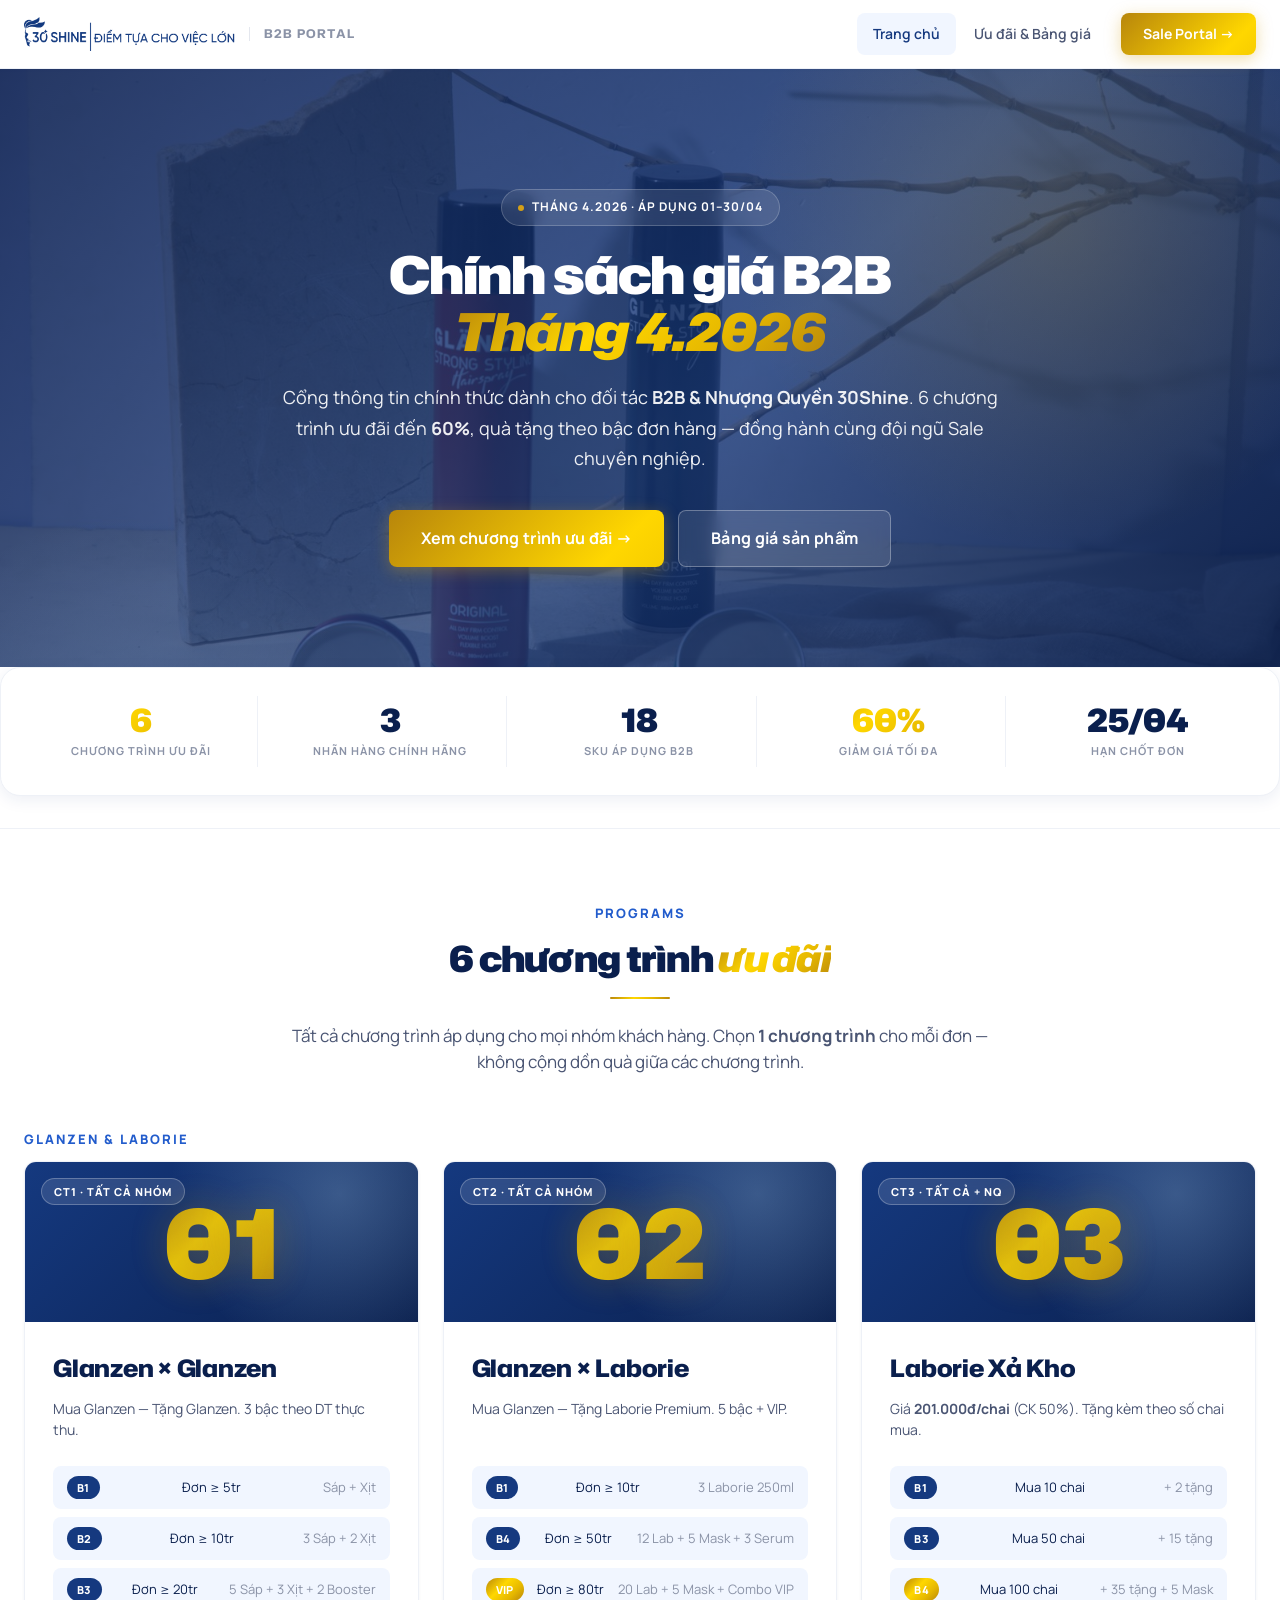
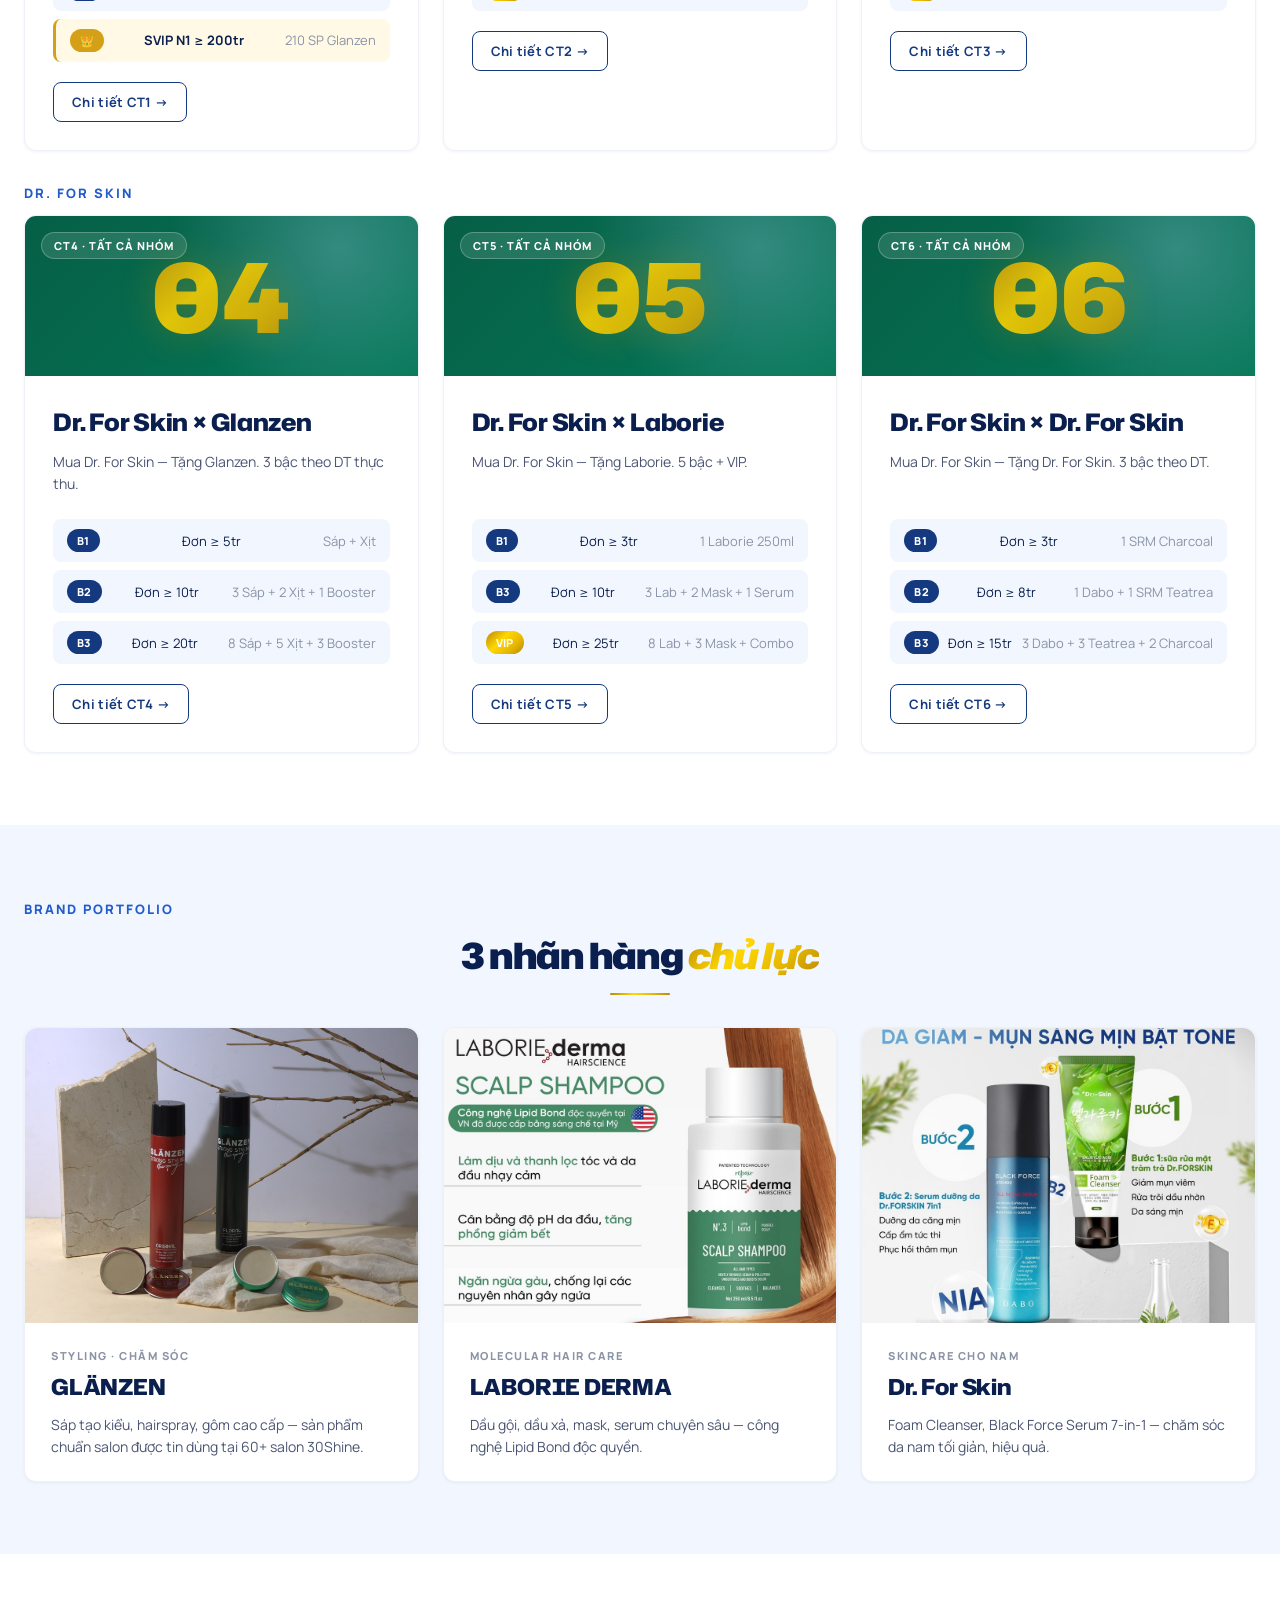
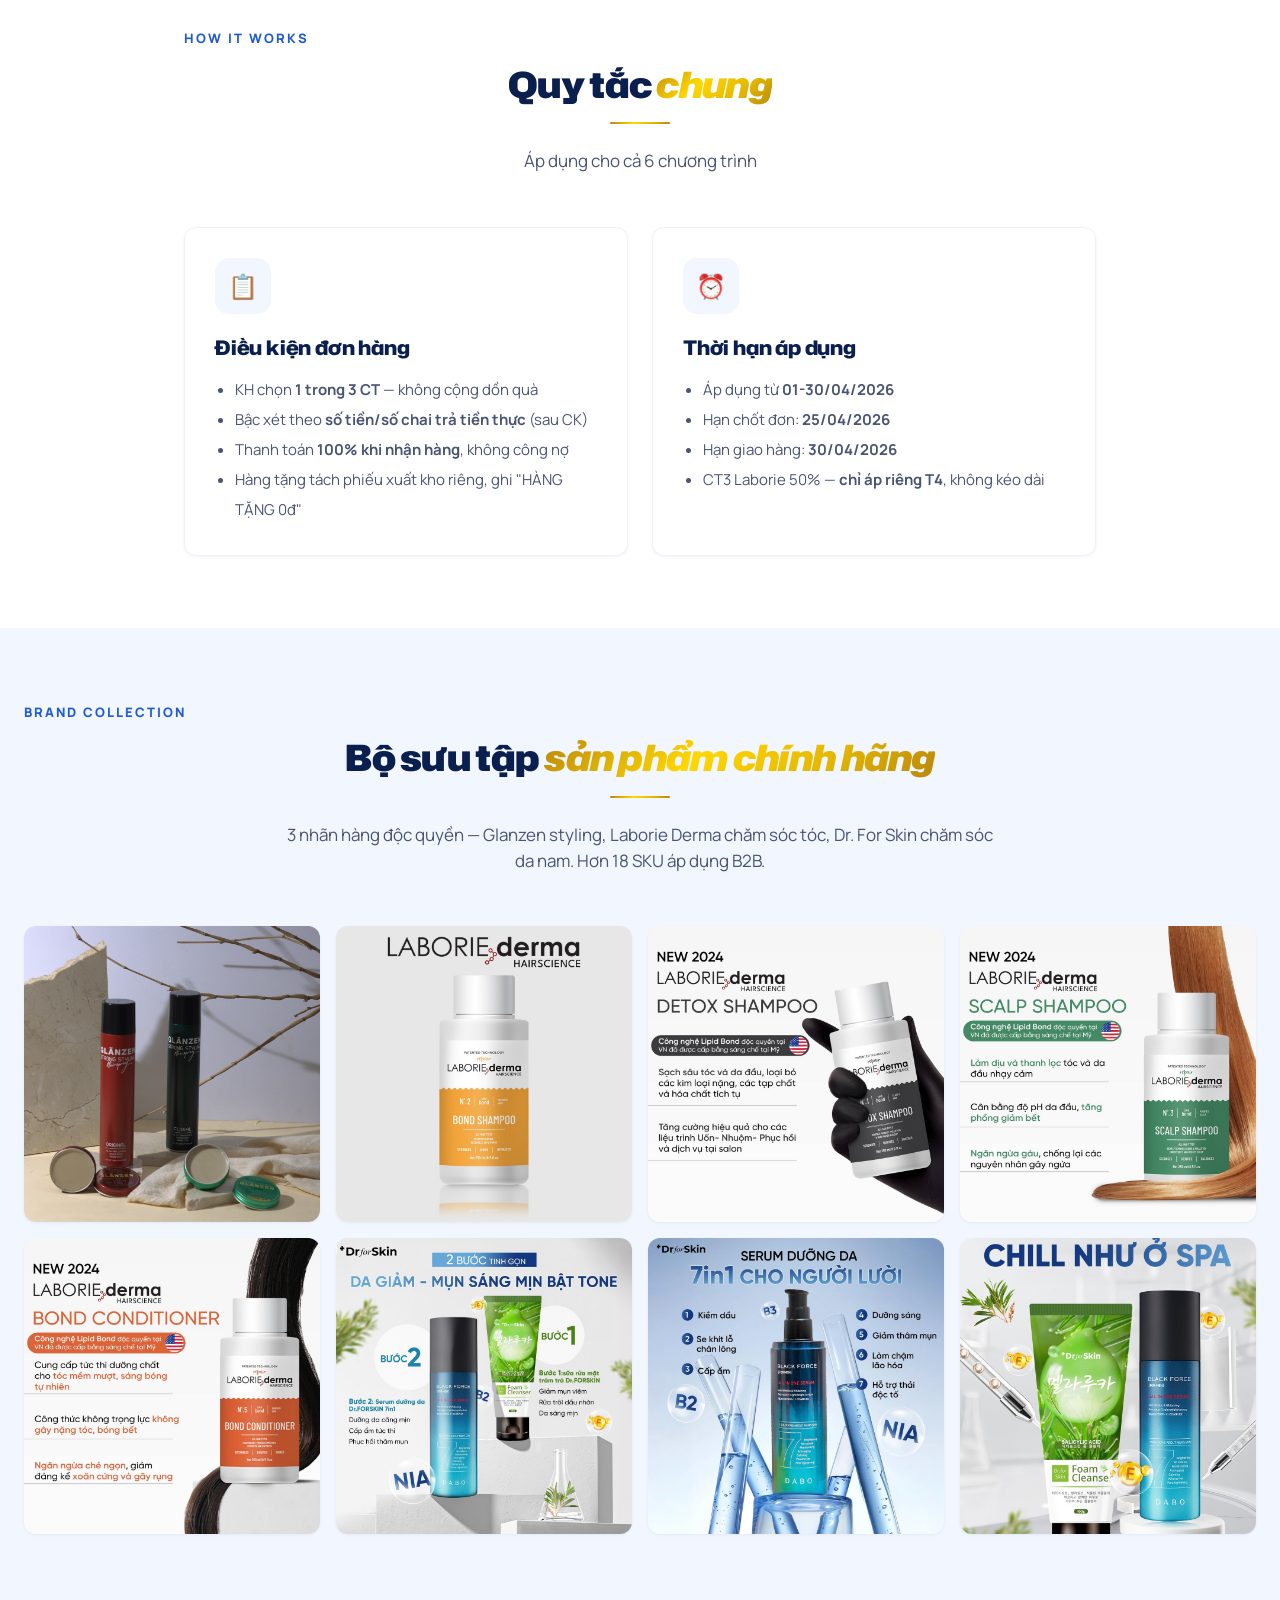
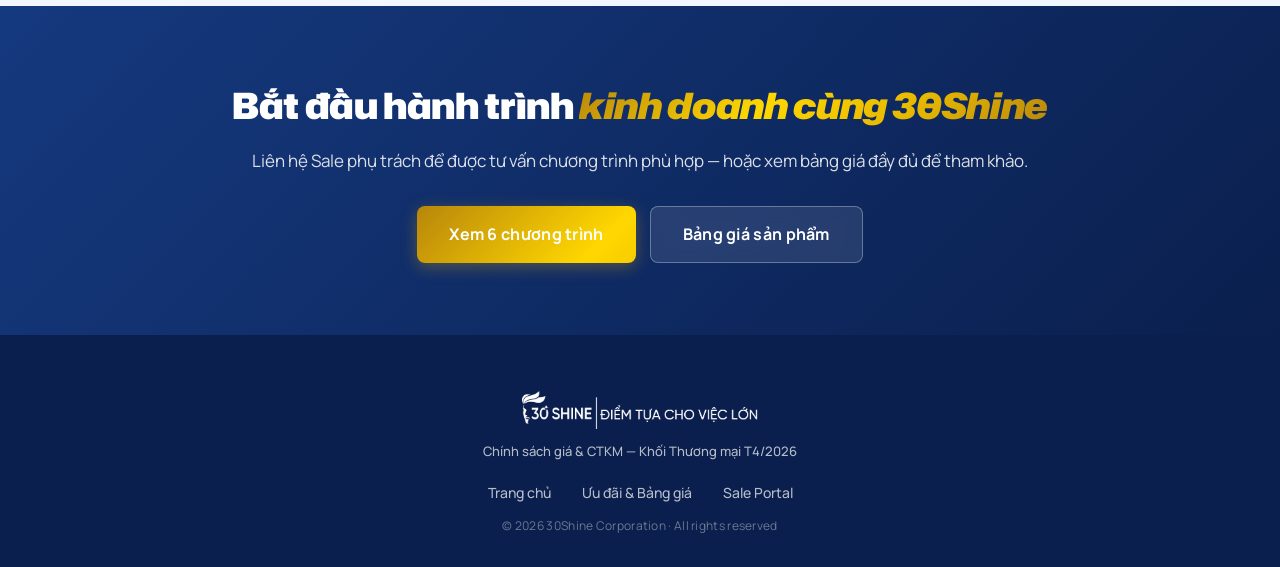
<file: index.html>
<!DOCTYPE html>
<html lang="vi">
<head>
<meta charset="UTF-8">
<link rel="icon" href="favicon.ico" type="image/x-icon">
<link rel="apple-touch-icon" href="assets/brand/favicon-180.png">
<meta name="viewport" content="width=device-width, initial-scale=1.0">
<title>30SHINE B2B — Chính sách giá & Chương trình T4/2026</title>
<meta name="theme-color" content="#15397F">
<link rel="preconnect" href="https://fonts.googleapis.com">
<link rel="preconnect" href="https://fonts.gstatic.com" crossorigin>
<link href="https://fonts.googleapis.com/css2?family=Hubot+Sans:wght@400;700;800;900&family=Manrope:wght@400;500;600;700;800&family=Kalam:wght@400;700&display=swap" rel="stylesheet">
<link rel="stylesheet" href="assets/style.css">
</head>
<body>

<nav class="nav">
  <div class="nav-inner">
    <a href="index.html" class="brand-logo">
      <img src="assets/brand/mau_xanh.png" alt="30Shine" />
      <span class="brand-label">B2B Portal</span>
    </a>
    <div class="nav-links">
      <a href="index.html" class="active">Trang chủ</a>
      <a href="uu-dai.html">Ưu đãi & Bảng giá</a>
      <a href="login.html" class="nav-btn">Sale Portal →</a>
    </div>
  </div>
</nav>

<section class="hero">
  <div class="hero-inner">
    <span class="hero-tag"><span class="dot"></span>Tháng 4.2026 · Áp dụng 01–30/04</span>
    <h1>Chính sách giá B2B<br><span class="gold">Tháng 4.2026</span></h1>
    <p class="hero-sub">
      Cổng thông tin chính thức dành cho đối tác <b>B2B & Nhượng Quyền 30Shine</b>.
      6 chương trình ưu đãi đến <b>60%</b>, quà tặng theo bậc đơn hàng — đồng hành cùng đội ngũ Sale chuyên nghiệp.
    </p>
    <div class="hero-cta">
      <a href="uu-dai.html" class="btn btn-primary btn-lg">Xem chương trình ưu đãi →</a>
      <a href="uu-dai.html" class="btn btn-ghost btn-lg">Bảng giá sản phẩm</a>
    </div>
  </div>
</section>

<section class="hero-stats-strip">
  <div class="container">
    <div class="stats-row">
      <div class="stat-cell"><div class="stat-num gold">6</div><div class="stat-cap">Chương trình ưu đãi</div></div>
      <div class="stat-cell"><div class="stat-num">3</div><div class="stat-cap">Nhãn hàng chính hãng</div></div>
      <div class="stat-cell"><div class="stat-num">18</div><div class="stat-cap">SKU áp dụng B2B</div></div>
      <div class="stat-cell"><div class="stat-num gold">60%</div><div class="stat-cap">Giảm giá tối đa</div></div>
      <div class="stat-cell"><div class="stat-num">25/04</div><div class="stat-cap">Hạn chốt đơn</div></div>
    </div>
  </div>
</section>

<section class="section section-white">
  <div class="container">
    <div class="section-head-tag" style="text-align:center; width:100%;">PROGRAMS</div>
    <h2 class="section-title" id="programs">6 chương trình <span class="gold">ưu đãi</span></h2>
    <div class="divider-gold"></div>
    <p class="section-sub">Tất cả chương trình áp dụng cho mọi nhóm khách hàng. Chọn <b>1 chương trình</b> cho mỗi đơn — không cộng dồn quà giữa các chương trình.</p>

    <div class="section-head-tag" style="margin-bottom:12px;">GLANZEN & LABORIE</div>
    <div class="grid grid-3">
      <div class="card card-ct">
        <div class="card-ct-visual">
          <span class="ct-visual-tag">CT1 · Tất cả nhóm</span>
          <div class="ct-visual-num">01</div>
        </div>
        <div class="card-ct-body">
          <h3>Glanzen × Glanzen</h3>
          <p>Mua Glanzen — Tặng Glanzen. 3 bậc theo DT thực thu.</p>
          <div class="tiers">
            <div class="tier-row"><span class="tier-name">B1</span><span>Đơn ≥ 5tr</span><span class="text-muted">Sáp + Xịt</span></div>
            <div class="tier-row"><span class="tier-name">B2</span><span>Đơn ≥ 10tr</span><span class="text-muted">3 Sáp + 2 Xịt</span></div>
            <div class="tier-row"><span class="tier-name">B3</span><span>Đơn ≥ 20tr</span><span class="text-muted">5 Sáp + 3 Xịt + 2 Booster</span></div>
            <div class="tier-row" style="background:#FFF9E6; border-left:3px solid #D4A017;"><span class="tier-name vip" style="background:#D4A017;">👑</span><span style="font-weight:700;">SVIP N1 ≥ 200tr</span><span class="text-muted">210 SP Glanzen</span></div>
          </div>
          <a href="uu-dai.html#ct1" class="btn btn-outline btn-sm">Chi tiết CT1 →</a>
        </div>
      </div>

      <div class="card card-ct">
        <div class="card-ct-visual">
          <span class="ct-visual-tag">CT2 · Tất cả nhóm</span>
          <div class="ct-visual-num">02</div>
        </div>
        <div class="card-ct-body">
          <h3>Glanzen × Laborie</h3>
          <p>Mua Glanzen — Tặng Laborie Premium. 5 bậc + VIP.</p>
          <div class="tiers">
            <div class="tier-row"><span class="tier-name">B1</span><span>Đơn ≥ 10tr</span><span class="text-muted">3 Laborie 250ml</span></div>
            <div class="tier-row"><span class="tier-name">B4</span><span>Đơn ≥ 50tr</span><span class="text-muted">12 Lab + 5 Mask + 3 Serum</span></div>
            <div class="tier-row"><span class="tier-name vip">VIP</span><span>Đơn ≥ 80tr</span><span class="text-muted">20 Lab + 5 Mask + Combo VIP</span></div>
          </div>
          <a href="uu-dai.html#ct2" class="btn btn-outline btn-sm">Chi tiết CT2 →</a>
        </div>
      </div>

      <div class="card card-ct">
        <div class="card-ct-visual">
          <span class="ct-visual-tag">CT3 · Tất cả + NQ</span>
          <div class="ct-visual-num">03</div>
        </div>
        <div class="card-ct-body">
          <h3>Laborie Xả Kho</h3>
          <p>Giá <b>201.000đ/chai</b> (CK 50%). Tặng kèm theo số chai mua.</p>
          <div class="tiers">
            <div class="tier-row"><span class="tier-name">B1</span><span>Mua 10 chai</span><span class="text-muted">+ 2 tặng</span></div>
            <div class="tier-row"><span class="tier-name">B3</span><span>Mua 50 chai</span><span class="text-muted">+ 15 tặng</span></div>
            <div class="tier-row"><span class="tier-name vip">B4</span><span>Mua 100 chai</span><span class="text-muted">+ 35 tặng + 5 Mask</span></div>
          </div>
          <a href="uu-dai.html#ct3" class="btn btn-outline btn-sm">Chi tiết CT3 →</a>
        </div>
      </div>
    </div>

    <div class="section-head-tag" style="margin-top:32px; margin-bottom:12px;">DR. FOR SKIN</div>
    <div class="grid grid-3">
      <div class="card card-ct">
        <div class="card-ct-visual" style="background:linear-gradient(135deg, #065F46, #047857);">
          <span class="ct-visual-tag">CT4 · Tất cả nhóm</span>
          <div class="ct-visual-num">04</div>
        </div>
        <div class="card-ct-body">
          <h3>Dr. For Skin × Glanzen</h3>
          <p>Mua Dr. For Skin — Tặng Glanzen. 3 bậc theo DT thực thu.</p>
          <div class="tiers">
            <div class="tier-row"><span class="tier-name">B1</span><span>Đơn ≥ 5tr</span><span class="text-muted">Sáp + Xịt</span></div>
            <div class="tier-row"><span class="tier-name">B2</span><span>Đơn ≥ 10tr</span><span class="text-muted">3 Sáp + 2 Xịt + 1 Booster</span></div>
            <div class="tier-row"><span class="tier-name">B3</span><span>Đơn ≥ 20tr</span><span class="text-muted">8 Sáp + 5 Xịt + 3 Booster</span></div>
          </div>
          <a href="uu-dai.html#ct4" class="btn btn-outline btn-sm">Chi tiết CT4 →</a>
        </div>
      </div>

      <div class="card card-ct">
        <div class="card-ct-visual" style="background:linear-gradient(135deg, #065F46, #047857);">
          <span class="ct-visual-tag">CT5 · Tất cả nhóm</span>
          <div class="ct-visual-num">05</div>
        </div>
        <div class="card-ct-body">
          <h3>Dr. For Skin × Laborie</h3>
          <p>Mua Dr. For Skin — Tặng Laborie. 5 bậc + VIP.</p>
          <div class="tiers">
            <div class="tier-row"><span class="tier-name">B1</span><span>Đơn ≥ 3tr</span><span class="text-muted">1 Laborie 250ml</span></div>
            <div class="tier-row"><span class="tier-name">B3</span><span>Đơn ≥ 10tr</span><span class="text-muted">3 Lab + 2 Mask + 1 Serum</span></div>
            <div class="tier-row"><span class="tier-name vip">VIP</span><span>Đơn ≥ 25tr</span><span class="text-muted">8 Lab + 3 Mask + Combo</span></div>
          </div>
          <a href="uu-dai.html#ct5" class="btn btn-outline btn-sm">Chi tiết CT5 →</a>
        </div>
      </div>

      <div class="card card-ct">
        <div class="card-ct-visual" style="background:linear-gradient(135deg, #065F46, #047857);">
          <span class="ct-visual-tag">CT6 · Tất cả nhóm</span>
          <div class="ct-visual-num">06</div>
        </div>
        <div class="card-ct-body">
          <h3>Dr. For Skin × Dr. For Skin</h3>
          <p>Mua Dr. For Skin — Tặng Dr. For Skin. 3 bậc theo DT.</p>
          <div class="tiers">
            <div class="tier-row"><span class="tier-name">B1</span><span>Đơn ≥ 3tr</span><span class="text-muted">1 SRM Charcoal</span></div>
            <div class="tier-row"><span class="tier-name">B2</span><span>Đơn ≥ 8tr</span><span class="text-muted">1 Dabo + 1 SRM Teatrea</span></div>
            <div class="tier-row"><span class="tier-name">B3</span><span>Đơn ≥ 15tr</span><span class="text-muted">3 Dabo + 3 Teatrea + 2 Charcoal</span></div>
          </div>
          <a href="uu-dai.html#ct6" class="btn btn-outline btn-sm">Chi tiết CT6 →</a>
        </div>
      </div>
    </div>
  </div>
</section>

<section class="section section-soft">
  <div class="container">
    <div class="section-head-tag" style="text-align:center;">BRAND PORTFOLIO</div>
    <h2 class="section-title">3 nhãn hàng <span class="gold">chủ lực</span></h2>
    <div class="divider-gold"></div>

    <div class="grid grid-3 mt-32">
      <div class="card" style="padding:0; overflow:hidden;">
        <img src="assets/brand/products/glanzen_styling_hero.jpg" alt="Glanzen Styling" style="width:100%; aspect-ratio:4/3; object-fit:cover; border-radius:var(--radius) var(--radius) 0 0;">
        <div style="padding:24px 26px;">
          <div style="color:var(--text-muted); font-size:11px; text-transform:uppercase; letter-spacing:1.5px; font-weight:800;">Styling · Chăm sóc</div>
          <h3 style="color:var(--primary-dark); margin:6px 0 10px; font-size:22px;">GLÄNZEN</h3>
          <p style="color:var(--text-soft); font-size:14px;">Sáp tạo kiểu, hairspray, gôm cao cấp — sản phẩm chuẩn salon được tin dùng tại 60+ salon 30Shine.</p>
        </div>
      </div>
      <div class="card" style="padding:0; overflow:hidden;">
        <img src="assets/brand/products/laborie_bond_orange.jpg" alt="Laborie Bond Shampoo" style="width:100%; aspect-ratio:4/3; object-fit:cover; border-radius:var(--radius) var(--radius) 0 0;">
        <div style="padding:24px 26px;">
          <div style="color:var(--text-muted); font-size:11px; text-transform:uppercase; letter-spacing:1.5px; font-weight:800;">Molecular Hair Care</div>
          <h3 style="color:var(--primary-dark); margin:6px 0 10px; font-size:22px;">LABORIE DERMA</h3>
          <p style="color:var(--text-soft); font-size:14px;">Dầu gội, dầu xả, mask, serum chuyên sâu — công nghệ Lipid Bond độc quyền.</p>
        </div>
      </div>
      <div class="card" style="padding:0; overflow:hidden;">
        <img src="assets/brand/products/drfs_dabo_combo.jpg" alt="Dr. For Skin Skincare" style="width:100%; aspect-ratio:4/3; object-fit:cover; border-radius:var(--radius) var(--radius) 0 0;">
        <div style="padding:24px 26px;">
          <div style="color:var(--text-muted); font-size:11px; text-transform:uppercase; letter-spacing:1.5px; font-weight:800;">Skincare cho Nam</div>
          <h3 style="color:var(--primary-dark); margin:6px 0 10px; font-size:22px;">Dr. For Skin</h3>
          <p style="color:var(--text-soft); font-size:14px;">Foam Cleanser, Black Force Serum 7-in-1 — chăm sóc da nam tối giản, hiệu quả.</p>
        </div>
      </div>
    </div>
  </div>
</section>

<section class="section section-white">
  <div class="container-narrow">
    <div class="section-head-tag" style="text-align:center;">HOW IT WORKS</div>
    <h2 class="section-title">Quy tắc <span class="gold">chung</span></h2>
    <div class="divider-gold"></div>
    <p class="section-sub">Áp dụng cho cả 6 chương trình</p>

    <div class="grid grid-2">
      <div class="card">
        <div class="feat-icon">📋</div>
        <h3 style="color:var(--primary-dark); margin-bottom:12px; font-size:20px;">Điều kiện đơn hàng</h3>
        <ul style="padding-left:20px; color:var(--text-soft); line-height:2;">
          <li>KH chọn <b>1 trong 3 CT</b> — không cộng dồn quà</li>
          <li>Bậc xét theo <b>số tiền/số chai trả tiền thực</b> (sau CK)</li>
          <li>Thanh toán <b>100% khi nhận hàng</b>, không công nợ</li>
          <li>Hàng tặng tách phiếu xuất kho riêng, ghi "HÀNG TẶNG 0đ"</li>
        </ul>
      </div>
      <div class="card">
        <div class="feat-icon">⏰</div>
        <h3 style="color:var(--primary-dark); margin-bottom:12px; font-size:20px;">Thời hạn áp dụng</h3>
        <ul style="padding-left:20px; color:var(--text-soft); line-height:2;">
          <li>Áp dụng từ <b>01-30/04/2026</b></li>
          <li>Hạn chốt đơn: <b>25/04/2026</b></li>
          <li>Hạn giao hàng: <b>30/04/2026</b></li>
          <li>CT3 Laborie 50% — <b>chỉ áp riêng T4</b>, không kéo dài</li>
        </ul>
      </div>
    </div>
  </div>
</section>

<section class="section section-soft">
  <div class="container">
    <div class="section-head-tag" style="text-align:center;">BRAND COLLECTION</div>
    <h2 class="section-title">Bộ sưu tập <span class="gold">sản phẩm chính hãng</span></h2>
    <div class="divider-gold"></div>
    <p class="section-sub">3 nhãn hàng độc quyền — Glanzen styling, Laborie Derma chăm sóc tóc, Dr. For Skin chăm sóc da nam. Hơn 18 SKU áp dụng B2B.</p>
    <div class="posm-grid">
      <img src="assets/brand/products/glanzen_styling_hero.jpg" alt="Glanzen Strong Styling">
      <img src="assets/brand/products/laborie_bond_shampoo.jpg" alt="Laborie Bond Shampoo">
      <img src="assets/brand/products/laborie_detox_shampoo.jpg" alt="Laborie Detox Shampoo">
      <img src="assets/brand/products/laborie_scalp_shampoo.jpg" alt="Laborie Scalp Shampoo">
      <img src="assets/brand/products/laborie_bond_conditioner.jpg" alt="Laborie Bond Conditioner">
      <img src="assets/brand/products/drfs_dabo_combo.jpg" alt="Dr. For Skin Foam + Black Force">
      <img src="assets/brand/products/drfs_serum_7in1.jpg" alt="Dr. For Skin Serum 7-in-1">
      <img src="assets/brand/products/drfs_chill_spa.jpg" alt="Dr. For Skin Skincare Spa">
    </div>
  </div>
</section>

<section class="section" style="background: linear-gradient(135deg, var(--primary) 0%, var(--primary-dark) 100%); color:#fff;">
  <div class="container-narrow" style="text-align:center;">
    <h2 style="font-family:var(--font-head); font-size:36px; color:#fff; margin-bottom:14px; font-weight:900;">
      Bắt đầu hành trình <span style="background:var(--gold);-webkit-background-clip:text;background-clip:text;color:transparent;font-style:italic;">kinh doanh cùng 30Shine</span>
    </h2>
    <p style="color:rgba(255,255,255,0.85); font-size:17px; margin-bottom:32px;">
      Liên hệ Sale phụ trách để được tư vấn chương trình phù hợp — hoặc xem bảng giá đầy đủ để tham khảo.
    </p>
    <div style="display:flex; gap:14px; justify-content:center; flex-wrap:wrap;">
      <a href="uu-dai.html" class="btn btn-primary btn-lg">Xem 6 chương trình</a>
      <a href="uu-dai.html" class="btn btn-ghost btn-lg">Bảng giá sản phẩm</a>
    </div>
  </div>
</section>

<footer class="footer">
  <div class="footer-brand"><a href="index.html" class="brand-logo-footer">
      <img src="assets/brand/mau_trang.png" alt="30Shine" />
    </a></div>
  <div style="font-size:13px; font-weight:500;">Chính sách giá & CTKM — Khối Thương mại T4/2026</div>
  <div class="footer-links">
    <a href="index.html">Trang chủ</a>
    <a href="uu-dai.html">Ưu đãi & Bảng giá</a>
    <a href="login.html">Sale Portal</a>
  </div>
  <div class="footer-copy">© 2026 30Shine Corporation · All rights reserved</div>
</footer>

</body>
</html>
</file>
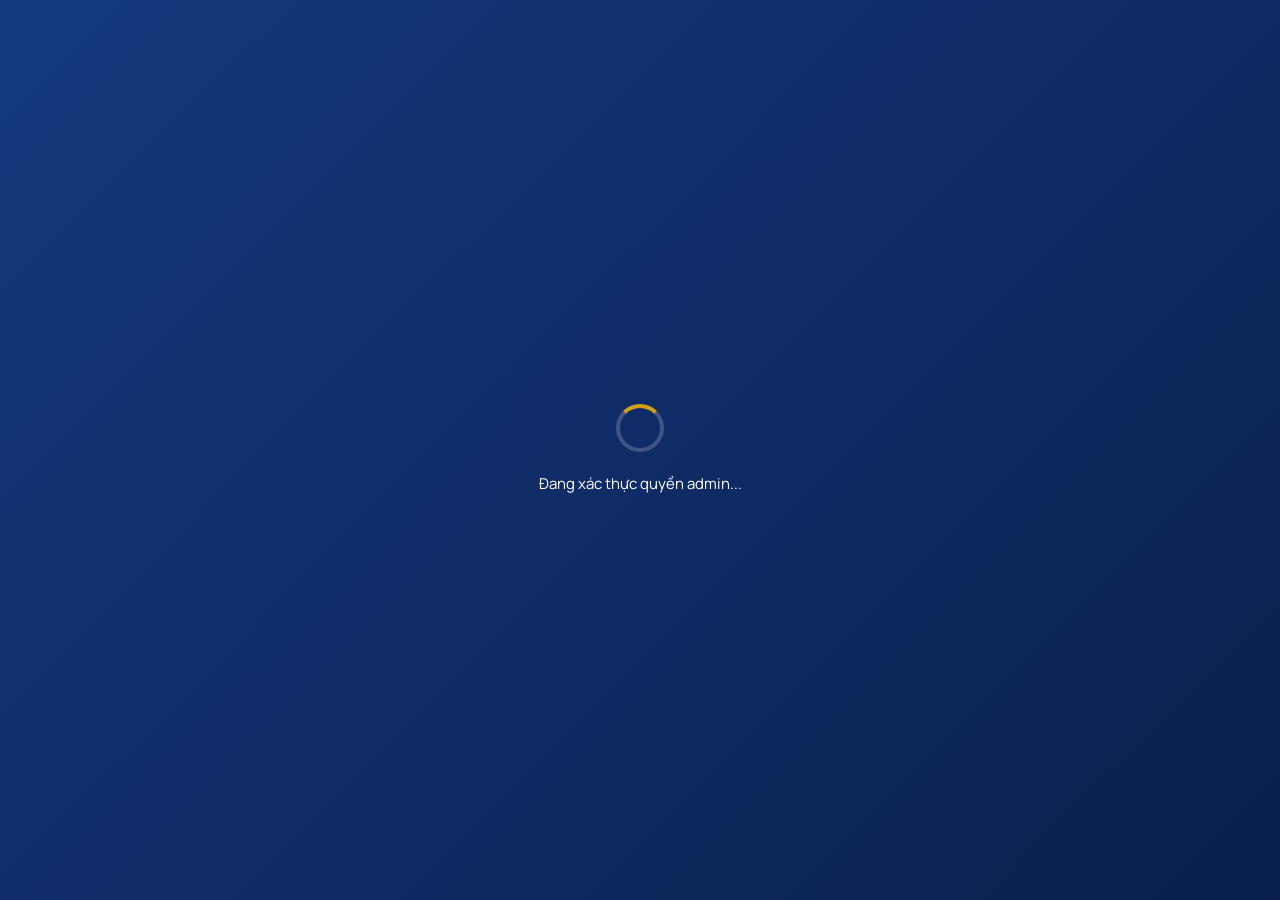
<file: admin.html>
<!DOCTYPE html>
<html lang="vi">
<head>
<meta charset="UTF-8">
<link rel="icon" href="favicon.ico" type="image/x-icon">
<link rel="apple-touch-icon" href="assets/brand/favicon-180.png">
<meta name="viewport" content="width=device-width, initial-scale=1.0">
<title>Admin Panel — 30SHINE B2B</title>
<link href="https://fonts.googleapis.com/css2?family=Hubot+Sans:wght@400;700;800;900&family=Manrope:wght@400;500;600;700;800&family=Kalam:wght@400;700&display=swap" rel="stylesheet">
<link rel="stylesheet" href="assets/style.css">
<style>
body { visibility: hidden; }
body.auth-ok { visibility: visible; }
.auth-loading {
  position: fixed; inset: 0; z-index: 9999; visibility: visible;
  background: linear-gradient(135deg, #15397F 0%, #0A1F4D 100%);
  display: flex; flex-direction: column; align-items: center; justify-content: center;
  color: #fff; font-family: 'Manrope', sans-serif;
}
.auth-loading .spinner {
  width: 48px; height: 48px;
  border: 4px solid rgba(255,255,255,0.2);
  border-top-color: #D4A017;
  border-radius: 50%;
  animation: spin 1s linear infinite;
  margin-bottom: 20px;
}
@keyframes spin { to { transform: rotate(360deg); } }

.admin-layout { display: grid; grid-template-columns: 220px 1fr; gap: 24px; padding: 24px 0; }
@media (max-width: 900px) { .admin-layout { grid-template-columns: 1fr; } }
.admin-sidebar {
  background: #fff; border-radius: var(--radius);
  border: 1px solid var(--border-light);
  padding: 16px; box-shadow: var(--shadow-sm);
  height: fit-content; position: sticky; top: 88px;
}
.admin-sidebar h4 {
  font-size: 11px; color: var(--text-muted); text-transform: uppercase;
  letter-spacing: 1.2px; margin-bottom: 10px; padding-left: 8px;
}
.admin-nav a {
  display: block; padding: 10px 12px; margin-bottom: 2px;
  border-radius: var(--radius-sm); font-size: 14px; font-weight: 600;
  color: var(--text-soft); transition: all 0.15s;
}
.admin-nav a:hover { background: var(--bg-soft); color: var(--primary); }
.admin-nav a.active { background: var(--primary); color: #fff; }

.admin-section { display: none; }
.admin-section.active { display: block; }
.admin-section h2 {
  font-size: 24px; color: var(--primary-dark); margin-bottom: 8px; font-weight: 800;
}
.admin-section .desc { color: var(--text-soft); margin-bottom: 20px; }

.toolbar { display: flex; gap: 10px; margin-bottom: 16px; align-items: center; }
.toolbar .search-input { flex: 1; max-width: 320px; }

.edit-btn, .del-btn {
  border: none; padding: 5px 10px; border-radius: 6px; font-size: 12px;
  cursor: pointer; font-weight: 600; margin-right: 4px;
}
.edit-btn { background: var(--primary); color: #fff; }
.del-btn { background: #FEE2E2; color: #991B1B; }
.edit-btn:hover { background: var(--primary-light); }

.modal {
  position: fixed; inset: 0; background: rgba(10,31,77,0.6);
  display: none; align-items: center; justify-content: center; z-index: 1000;
  backdrop-filter: blur(4px);
}
.modal.open { display: flex; }
.modal-body {
  background: #fff; border-radius: var(--radius); padding: 28px;
  max-width: 560px; width: 90%; max-height: 90vh; overflow-y: auto;
  box-shadow: var(--shadow-lg);
}
.modal-body h3 {
  font-size: 18px; color: var(--primary-dark); margin-bottom: 16px;
  padding-bottom: 10px; border-bottom: 2px solid var(--primary);
}
.modal-actions { display: flex; gap: 10px; justify-content: flex-end; margin-top: 20px; }
td input, td select {
  padding: 5px 8px; border: 1px solid var(--border); border-radius: 6px;
  font-size: 13px; font-family: var(--font); width: 100%;
}
td input.num { text-align: right; }

/* Nhóm KH badges */
.nh-N1 { background:#D4A017; color:#000; }
.nh-N2 { background:#15397F; color:#fff; }
.nh-N3 { background:#225CCC; color:#fff; }
.nh-N4 { background:#1A8754; color:#fff; }
.nh-N5 { background:#6B7280; color:#fff; }
.nh-NQ { background:#7C3AED; color:#fff; }
.nh { display:inline-block; padding:2px 8px; border-radius:10px; font-size:11px; font-weight:700; }

.promo-badge {
  display:inline-block; margin-left:6px; background:#DC2626; color:#fff;
  font-size:10px; font-weight:700; padding:1px 6px; border-radius:10px;
  min-width:16px; text-align:center;
}
.promo-card {
  background: linear-gradient(135deg, #FEF3C7 0%, #FDE68A 100%);
  border: 1px solid #F59E0B; border-radius: var(--radius-sm);
  padding: 14px 16px; margin-bottom: 10px;
  display: grid; grid-template-columns: 1fr auto; gap: 12px; align-items: center;
}
.promo-card .info b { color: var(--primary-dark); }
.promo-card .meta { font-size: 12px; color: #92400E; margin-top: 4px; }
.promo-actions { display: flex; gap: 8px; }
.promo-actions .btn-sm { font-size: 12px; padding: 6px 12px; }

.filter-bar {
  display: flex; gap: 8px; flex-wrap: wrap; margin-bottom: 12px;
}
.filter-bar select {
  padding: 6px 10px; border: 1px solid var(--border); border-radius: 6px;
  font-size: 13px;
}
</style>
</head>
<body>
<div class="auth-loading" id="authLoading">
  <div class="spinner"></div>
  <div>Đang xác thực quyền admin...</div>
</div>

<nav class="nav">
  <div class="nav-inner">
    <a href="index.html" class="brand-logo">
      <img src="assets/brand/mau_xanh.png" alt="30Shine" />
      <span class="brand-label">Admin Panel</span>
    </a>
    <div class="nav-links">
      <a href="index.html">Trang chủ</a>
      <a href="sale.html">Sale</a>
      <a href="don-hang.html">Đơn hàng</a>
      <a href="admin.html" class="active">Admin</a>
      <span style="margin-left:12px; color:var(--text-soft); font-size:13px;">
        <b id="user_name"></b> · <a href="#" id="btn_logout">Đăng xuất</a>
      </span>
    </div>
  </div>
</nav>

<section style="background:linear-gradient(135deg, var(--primary) 0%, var(--primary-dark) 100%); color:#fff; padding:40px 24px;">
  <div class="container">
    <h1 style="font-family:var(--font-head); font-size:30px; font-weight:900;">⚙️ Admin Panel</h1>
    <p style="color:rgba(255,255,255,0.85); margin-top:6px;">Quản trị hệ thống — Users, Master giá, Chiết khấu nhóm KH</p>
  </div>
</section>

<div class="container">
  <div class="admin-layout">
    <aside class="admin-sidebar">
      <h4>Quản trị</h4>
      <nav class="admin-nav">
        <a href="#users" data-section="users" class="active">👥 Người dùng</a>
        <a href="#customers" data-section="customers">🏪 Khách hàng <span id="promo_badge" class="promo-badge" style="display:none;">0</span></a>
        <a href="#master" data-section="master">💎 Master giá</a>
        <a href="#groups" data-section="groups">📊 CK nhóm KH</a>
        <a href="#orders" data-section="orders">📋 Tất cả đơn</a>
      </nav>
    </aside>

    <main>
      <!-- Users -->
      <section class="admin-section active" id="sec-users">
        <h2>Quản lý người dùng</h2>
        <p class="desc">Add email Lark → role → Active. Login bằng email này vào portal. Sale chỉ thấy đơn mình, Admin thấy tất cả, View chỉ xem bảng giá.</p>
        <div class="toolbar">
          <input type="text" class="search-input" id="user_search" placeholder="🔍 Tìm email/tên...">
          <button class="btn btn-primary btn-sm" id="btn_add_user">+ Thêm user</button>
        </div>
        <div class="table-wrap">
          <table>
            <thead><tr><th>Email</th><th>Họ tên</th><th class="center">Role</th><th class="center">Active</th><th>Ghi chú</th><th></th></tr></thead>
            <tbody id="users_body"></tbody>
          </table>
        </div>
      </section>

      <!-- Customers -->
      <section class="admin-section" id="sec-customers">
        <h2>Quản lý khách hàng</h2>
        <p class="desc">Danh bạ KH B2B — dùng cho dropdown khi tạo đơn. Cho phép <b>override CK theo brand</b> nếu KH có chính sách riêng.</p>

        <!-- Promotion alerts -->
        <div id="promo_section" style="display:none; margin-bottom: 20px;">
          <h3 style="font-size:15px; color:#92400E; margin-bottom:10px;">
            🔔 KH đủ điều kiện <b>LÊN BẬC</b> — cần xem xét duyệt
          </h3>
          <div id="promo_list"></div>
        </div>

        <div class="filter-bar">
          <input type="text" class="search-input" id="cust_search" placeholder="🔍 Tên KH / SĐT / Mã KH...">
          <select id="cust_filter_nhom">
            <option value="">— Nhóm (tất cả) —</option>
            <option>N1</option><option>N2</option><option>N3</option>
            <option>N4</option><option>N5</option><option>NQ</option>
          </select>
          <select id="cust_filter_kv">
            <option value="">— Khu vực —</option>
            <option>HN</option><option>HCM</option><option>Tỉnh khác</option>
          </select>
          <select id="cust_filter_loai">
            <option value="">— Loại hình —</option>
            <option>Salon/Barber</option><option>Chuỗi</option>
            <option>NPP/Đại lý</option><option>Ecom</option>
            <option>Spa</option><option>Cá nhân</option><option>Khác</option>
          </select>
          <span id="cust_count" style="color:var(--text-muted); font-size:13px; align-self:center;"></span>
          <button class="btn btn-primary btn-sm" id="btn_add_cust" style="margin-left:auto;">+ Thêm KH</button>
        </div>

        <div class="table-wrap" style="overflow-x:auto;">
          <table>
            <thead><tr>
              <th>Mã KH</th><th>Tên KH</th><th class="center">Nhóm</th>
              <th>Khu vực</th><th>Loại hình</th>
              <th>SĐT</th><th>Sale</th>
              <th class="num">DT YTD</th><th class="center">Đơn</th>
              <th class="num">CK Glz</th><th class="num">CK Lab</th>
              <th class="center">Active</th><th></th>
            </tr></thead>
            <tbody id="cust_body"></tbody>
          </table>
        </div>
      </section>

      <!-- Master -->
      <section class="admin-section" id="sec-master">
        <h2>Master giá & giá vốn</h2>
        <p class="desc">Sửa giá NY, giá vốn, CK theo nhóm. Update → phản ánh ngay khi Sale tạo đơn mới.</p>
        <div class="toolbar">
          <input type="text" class="search-input" id="master_search" placeholder="🔍 Tìm SKU/tên...">
          <button class="btn btn-primary btn-sm" id="btn_add_master">+ Thêm SKU</button>
        </div>
        <div class="table-wrap" style="overflow-x:auto;">
          <table>
            <thead><tr>
              <th>SKU</th><th>Tên SP</th><th>Nhãn</th>
              <th class="num">Giá vốn</th><th class="num">Giá NY</th>
              <th class="num">CK N1</th><th class="num">CK N2</th><th class="num">CK N3</th><th class="num">CK N4</th><th class="num">CK N5</th>
              <th class="center">Active</th><th></th>
            </tr></thead>
            <tbody id="master_body"></tbody>
          </table>
        </div>
      </section>

      <!-- Groups info -->
      <section class="admin-section" id="sec-groups">
        <h2>Cấu hình nhóm KH</h2>
        <p class="desc">CK nhóm được set trực tiếp trên từng SKU ở Master giá (cột CK N1-N5). Mỗi SKU có thể có CK khác nhau nếu muốn ưu đãi đặc biệt.</p>
        <div class="table-wrap">
          <table>
            <thead><tr><th>Nhóm</th><th>Mô tả</th><th class="center">CK tiêu chuẩn Glanzen</th><th class="center">CK tiêu chuẩn Laborie</th></tr></thead>
            <tbody id="groups_body"></tbody>
          </table>
        </div>
      </section>

      <!-- All orders (admin view) -->
      <section class="admin-section" id="sec-orders">
        <h2>Tất cả đơn hàng (Admin)</h2>
        <p class="desc">Xem đơn của tất cả Sale — mở <a href="don-hang.html">trang Đơn của tôi</a> (admin thấy full).</p>
        <a href="don-hang.html" class="btn btn-primary">Mở trang Đơn hàng →</a>
      </section>
    </main>
  </div>
</div>

<!-- User modal -->
<div class="modal" id="userModal">
  <div class="modal-body">
    <h3 id="userModalTitle">Thêm user</h3>
    <div class="form-grid">
      <div>
        <label class="form-label">Email Lark *</label>
        <input type="email" class="form-input" id="u_email">
      </div>
      <div>
        <label class="form-label">Họ tên</label>
        <input type="text" class="form-input" id="u_name">
      </div>
      <div>
        <label class="form-label">Role *</label>
        <select class="form-select" id="u_role">
          <option value="view">view — Chỉ xem bảng giá</option>
          <option value="sale">sale — Tạo đơn, xem đơn của mình</option>
          <option value="admin">admin — Toàn quyền</option>
        </select>
      </div>
      <div>
        <label class="form-label">Ghi chú</label>
        <input type="text" class="form-input" id="u_note">
      </div>
      <div>
        <label><input type="checkbox" id="u_active" checked> Active</label>
      </div>
    </div>
    <div class="modal-actions">
      <button class="btn btn-outline btn-sm" onclick="closeUserModal()">Huỷ</button>
      <button class="btn btn-primary btn-sm" id="u_save">Lưu</button>
    </div>
  </div>
</div>

<!-- Customer modal -->
<div class="modal" id="custModal">
  <div class="modal-body" style="max-width: 720px;">
    <h3 id="custModalTitle">Thêm khách hàng</h3>
    <div class="form-grid form-grid-2">
      <div>
        <label class="form-label">Mã KH *</label>
        <input type="text" class="form-input" id="c_ma" placeholder="VD: MaKH_100">
        <div class="form-help">Mã duy nhất (VD MaKH_001) — không trùng KH khác</div>
      </div>
      <div>
        <label class="form-label">Tên KH *</label>
        <input type="text" class="form-input" id="c_ten" placeholder="VD: Minh Tài Shop">
      </div>
      <div>
        <label class="form-label">SĐT</label>
        <input type="text" class="form-input" id="c_sdt">
      </div>
      <div>
        <label class="form-label">Khu vực</label>
        <select class="form-select" id="c_kv">
          <option>HN</option><option>HCM</option><option>Tỉnh khác</option>
        </select>
      </div>
      <div>
        <label class="form-label">Nhóm KH *</label>
        <select class="form-select" id="c_nhom">
          <option value="N1">N1 — VIP</option>
          <option value="N2">N2 — Chuỗi / Ecom</option>
          <option value="N3">N3 — NPP vùng</option>
          <option value="N4">N4 — Salon lớn</option>
          <option value="N5" selected>N5 — Salon chuẩn/lẻ</option>
          <option value="NQ">NQ — Nhượng quyền 30Shine</option>
        </select>
      </div>
      <div>
        <label class="form-label">Loại hình</label>
        <select class="form-select" id="c_loai">
          <option>Salon/Barber</option><option>Chuỗi</option>
          <option>NPP/Đại lý</option><option>Ecom</option>
          <option>Spa</option><option>Cá nhân</option><option>Khác</option>
        </select>
      </div>
      <div>
        <label class="form-label">Sale phụ trách</label>
        <input type="text" class="form-input" id="c_sale">
      </div>
      <div>
        <label class="form-label">Tên đặt chuẩn (xuất HĐ)</label>
        <input type="text" class="form-input" id="c_ten_chuan">
      </div>
      <div style="grid-column:1 / -1;">
        <label class="form-label">Địa chỉ giao hàng</label>
        <input type="text" class="form-input" id="c_dc1" placeholder="Số nhà, đường, phường, quận, tỉnh">
      </div>
      <div style="grid-column:1 / -1;">
        <label class="form-label">Địa chỉ giao hàng 2 (nếu có)</label>
        <input type="text" class="form-input" id="c_dc2">
      </div>
      <div>
        <label class="form-label">Mã số thuế</label>
        <input type="text" class="form-input" id="c_mst">
      </div>
      <div>
        <label class="form-label">Thông tin xuất HĐ</label>
        <input type="text" class="form-input" id="c_hd" placeholder="Tên công ty / địa chỉ ghi HĐ">
      </div>
    </div>

    <div style="margin-top: 16px; padding:14px; background: #F3F4F6; border-radius: 8px; border-left: 4px solid #6B7280;">
      <h4 style="font-size:13px; color:#374151; margin-bottom:8px;">🧾 THÔNG TIN KẾ TOÁN (cho panel kế toán)</h4>
      <div class="form-grid" style="grid-template-columns: repeat(3, 1fr); gap: 12px;">
        <div>
          <label class="form-label" style="font-size:11px;">Họ tên người đại diện</label>
          <input type="text" class="form-input" id="c_hoten_dd" placeholder="VD: Nguyễn Văn A">
        </div>
        <div>
          <label class="form-label" style="font-size:11px;">CCCD</label>
          <input type="text" class="form-input" id="c_cccd" placeholder="12 số">
        </div>
        <div>
          <label class="form-label" style="font-size:11px;">Email HĐ</label>
          <input type="email" class="form-input" id="c_email" placeholder="email@...">
        </div>
      </div>
    </div>

    <div style="margin-top: 20px; padding:14px; background: #FFF9E6; border-radius: 8px; border-left: 4px solid #D4A017;">
      <h4 style="font-size:13px; color:#92400E; margin-bottom:8px;">⚙️ CK OVERRIDE (để trống = theo chuẩn nhóm)</h4>
      <div class="form-grid" style="grid-template-columns: repeat(3, 1fr); gap: 12px;">
        <div>
          <label class="form-label" style="font-size:11px;">Glanzen (0-1)</label>
          <input type="number" step="0.01" min="0" max="1" class="form-input" id="c_ck_g" placeholder="VD: 0.65">
        </div>
        <div>
          <label class="form-label" style="font-size:11px;">Laborie (0-1)</label>
          <input type="number" step="0.01" min="0" max="1" class="form-input" id="c_ck_l" placeholder="VD: 0.40">
        </div>
        <div>
          <label class="form-label" style="font-size:11px;">Dr. For Skin (0-1)</label>
          <input type="number" step="0.01" min="0" max="1" class="form-input" id="c_ck_d" placeholder="VD: 0.50">
        </div>
      </div>
    </div>

    <div class="form-grid" style="grid-template-columns: 1fr auto; margin-top: 16px;">
      <div>
        <label class="form-label">Ghi chú</label>
        <input type="text" class="form-input" id="c_note">
      </div>
      <div style="align-self:end; padding-bottom:8px;">
        <label style="display:flex; align-items:center; gap:6px;">
          <input type="checkbox" id="c_active" checked> Active
        </label>
      </div>
    </div>

    <div id="cust_ytd_info" style="margin-top: 14px; padding: 10px 14px; background: var(--bg-soft); border-radius: 6px; font-size: 13px; color: var(--text-soft); display:none;"></div>

    <div class="modal-actions">
      <button class="btn btn-outline btn-sm" onclick="closeCustModal()">Huỷ</button>
      <button class="btn btn-primary btn-sm" id="c_save">Lưu</button>
    </div>
  </div>
</div>

<!-- Master modal -->
<div class="modal" id="masterModal">
  <div class="modal-body">
    <h3 id="masterModalTitle">Thêm SKU</h3>
    <div class="form-grid form-grid-2">
      <div>
        <label class="form-label">Mã SKU *</label>
        <input type="text" class="form-input" id="m_sku">
      </div>
      <div>
        <label class="form-label">Nhãn *</label>
        <select class="form-select" id="m_nhan">
          <option>Glanzen</option><option>Laborie</option><option>Dr. For Skin</option>
        </select>
      </div>
      <div style="grid-column:1 / -1;">
        <label class="form-label">Tên SP *</label>
        <input type="text" class="form-input" id="m_ten">
      </div>
      <div>
        <label class="form-label">Giá vốn *</label>
        <input type="number" class="form-input" id="m_gv">
      </div>
      <div>
        <label class="form-label">Giá NY *</label>
        <input type="number" class="form-input" id="m_ny">
      </div>
      <div><label class="form-label">CK N1</label><input type="number" step="0.01" class="form-input" id="m_ck1" placeholder="0.60"></div>
      <div><label class="form-label">CK N2</label><input type="number" step="0.01" class="form-input" id="m_ck2" placeholder="0.50"></div>
      <div><label class="form-label">CK N3</label><input type="number" step="0.01" class="form-input" id="m_ck3" placeholder="0.45"></div>
      <div><label class="form-label">CK N4</label><input type="number" step="0.01" class="form-input" id="m_ck4" placeholder="0.35"></div>
      <div><label class="form-label">CK N5</label><input type="number" step="0.01" class="form-input" id="m_ck5" placeholder="0.25"></div>
      <div><label><input type="checkbox" id="m_active" checked> Active</label></div>
    </div>
    <div class="modal-actions">
      <button class="btn btn-outline btn-sm" onclick="closeMasterModal()">Huỷ</button>
      <button class="btn btn-primary btn-sm" id="m_save">Lưu</button>
    </div>
  </div>
</div>

<footer class="footer">
  <div class="footer-brand"><a href="index.html" class="brand-logo-footer"><img src="assets/brand/mau_trang.png" alt="30Shine"/></a></div>
  <div class="footer-copy">© 2026 30Shine · Admin Panel</div>
</footer>

<script src="assets/data.js"></script>
<script src="assets/api.js"></script>
<script>
function getField(f, key) {
  const v = f[key];
  if (v === undefined || v === null) return '';
  if (typeof v === 'string' || typeof v === 'number' || typeof v === 'boolean') return v;
  if (v.text) return v.text;
  if (Array.isArray(v) && v[0]?.text) return v[0].text;
  return v;
}

let USERS = [], MASTER = [], CUSTOMERS = [], PROMOTIONS = [];

async function init() {
  const me = await apiMe();
  if (!me) { location.href = 'login.html?next=/admin.html'; return; }
  if (me.role !== 'admin') {
    alert('Chỉ Admin mới vào được trang này. Role của bạn: ' + me.role);
    location.href = 'sale.html';
    return;
  }
  document.getElementById('authLoading').remove();
  document.body.classList.add('auth-ok');
  document.getElementById('user_name').textContent = me.name + ' (admin)';
  document.getElementById('btn_logout').addEventListener('click', e => {
    e.preventDefault(); location.href = apiLogoutUrl();
  });

  await loadUsers();
  await loadMaster();
  await loadCustomers();
  await loadPromotions();
  renderGroups();
}

// ========== Customers ==========
async function loadCustomers() {
  CUSTOMERS = await apiListCustomers();
  renderCustomers();
}
async function loadPromotions() {
  PROMOTIONS = await apiListPromotions();
  const badge = document.getElementById('promo_badge');
  const pending = PROMOTIONS.length;
  if (pending > 0) {
    badge.textContent = pending;
    badge.style.display = 'inline-block';
  } else {
    badge.style.display = 'none';
  }
  renderPromotions();
}

function pickStr(v) {
  if (v === undefined || v === null) return '';
  if (typeof v === 'string' || typeof v === 'number' || typeof v === 'boolean') return String(v);
  if (v.text) return v.text;
  if (Array.isArray(v) && v[0]?.text) return v[0].text;
  return String(v);
}

function renderCustomers() {
  const q  = (document.getElementById('cust_search').value || '').toLowerCase();
  const fn = document.getElementById('cust_filter_nhom').value;
  const fk = document.getElementById('cust_filter_kv').value;
  const fl = document.getElementById('cust_filter_loai').value;

  const list = CUSTOMERS.filter(c => {
    if (q) {
      const hay = (pickStr(c['Tên KH']) + pickStr(c['SĐT']) + pickStr(c['Mã KH'])).toLowerCase();
      if (!hay.includes(q)) return false;
    }
    if (fn && pickStr(c['Nhóm KH']) !== fn) return false;
    if (fk && pickStr(c['Khu vực']) !== fk) return false;
    if (fl && pickStr(c['Loại hình']) !== fl) return false;
    return true;
  });

  document.getElementById('cust_count').textContent = `${list.length} / ${CUSTOMERS.length} KH`;

  document.getElementById('cust_body').innerHTML = list.map(c => {
    const nhom = pickStr(c['Nhóm KH']) || '—';
    const dt   = c['DT NY YTD'] || 0;
    const sodon= c['Số đơn YTD'] || 0;
    const ckG  = c['CK Glanzen (override)'];
    const ckL  = c['CK Laborie (override)'];
    return `<tr>
      <td><code style="font-size:11px;">${pickStr(c['Mã KH'])}</code></td>
      <td><b>${pickStr(c['Tên KH'])}</b></td>
      <td class="center"><span class="nh nh-${nhom}">${nhom}</span></td>
      <td>${pickStr(c['Khu vực'])}</td>
      <td><span class="text-muted" style="font-size:12px;">${pickStr(c['Loại hình'])}</span></td>
      <td style="font-size:12px;">${pickStr(c['SĐT'])}</td>
      <td style="font-size:12px;">${pickStr(c['Sale phụ trách'])}</td>
      <td class="num font-mono">${fmtNum(dt)}</td>
      <td class="center">${sodon}</td>
      <td class="num font-mono">${ckG ? fmtPct(ckG) : '<span class="text-muted">—</span>'}</td>
      <td class="num font-mono">${ckL ? fmtPct(ckL) : '<span class="text-muted">—</span>'}</td>
      <td class="center">${c['Active'] ? '✅' : '⛔'}</td>
      <td class="center" style="white-space:nowrap;">
        <button class="edit-btn" data-action="edit-cust" data-id="${c.record_id}">Sửa</button>
        <button class="del-btn" data-action="del-cust" data-id="${c.record_id}">Xoá</button>
      </td>
    </tr>`;
  }).join('') || '<tr><td colspan="13" style="padding:40px; text-align:center; color:var(--text-muted);">Chưa có KH nào khớp filter</td></tr>';
}

function renderPromotions() {
  const wrap = document.getElementById('promo_section');
  const list = document.getElementById('promo_list');
  if (!PROMOTIONS.length) {
    wrap.style.display = 'none';
    return;
  }
  wrap.style.display = 'block';
  list.innerHTML = PROMOTIONS.map(p => `
    <div class="promo-card">
      <div class="info">
        <b>${p.ten_kh}</b> <code style="font-size:11px;">(${p.ma_kh})</code>
        — Đề xuất: <span class="nh nh-${p.nhom_hien_tai}">${p.nhom_hien_tai}</span>
        <span style="margin:0 6px; color:var(--text-muted);">→</span>
        <span class="nh nh-${p.nhom_de_xuat}">${p.nhom_de_xuat}</span>
        <div class="meta">
          DT NY YTD: <b>${fmtNum(p.dt_ny_ytd)}đ</b>
          · DT Thực: ${fmtNum(p.dt_thuc_ytd)}đ
          · ${p.so_don} đơn / ${p.so_thang} tháng
          · CK TB ${p.pct_ck_avg}%
          ${p.sale ? ' · Sale: ' + p.sale : ''}
        </div>
      </div>
      <div class="promo-actions">
        <button class="btn btn-success btn-sm" data-action="approve-promo"
                data-id="${p.record_id}" data-nhom="${p.nhom_de_xuat}">✅ Duyệt lên ${p.nhom_de_xuat}</button>
        <button class="btn btn-outline btn-sm" data-action="edit-cust" data-id="${p.record_id}">Xem KH</button>
      </div>
    </div>
  `).join('');
}

let editingCustId = null;
function openCustModal(cust = null) {
  editingCustId = cust ? cust.record_id : null;
  document.getElementById('custModalTitle').textContent = cust ? 'Sửa khách hàng' : 'Thêm khách hàng mới';
  const setv = (id, v) => document.getElementById(id).value = v || '';

  if (cust) {
    setv('c_ma', pickStr(cust['Mã KH']));
    setv('c_ten', pickStr(cust['Tên KH']));
    setv('c_sdt', pickStr(cust['SĐT']));
    setv('c_kv',  pickStr(cust['Khu vực']) || 'HN');
    setv('c_nhom', pickStr(cust['Nhóm KH']) || 'N5');
    setv('c_loai', pickStr(cust['Loại hình']) || 'Salon/Barber');
    setv('c_sale', pickStr(cust['Sale phụ trách']));
    setv('c_ten_chuan', pickStr(cust['Tên đặt chuẩn']));
    setv('c_dc1',  pickStr(cust['Địa chỉ giao hàng']));
    setv('c_dc2',  pickStr(cust['Địa chỉ giao 2']));
    setv('c_mst',  pickStr(cust['Mã số thuế']));
    setv('c_hd',   pickStr(cust['Thông tin xuất HĐ']));
    setv('c_hoten_dd', pickStr(cust['Họ tên người đại diện']));
    setv('c_cccd',     pickStr(cust['CCCD']));
    setv('c_email',    pickStr(cust['Email HĐ']));
    setv('c_ck_g', cust['CK Glanzen (override)'] || '');
    setv('c_ck_l', cust['CK Laborie (override)'] || '');
    setv('c_ck_d', cust['CK Dr. For Skin (override)']   || '');
    setv('c_note', pickStr(cust['Ghi chú']));
    document.getElementById('c_active').checked = !!cust['Active'];

    // YTD info
    const info = document.getElementById('cust_ytd_info');
    const dt = cust['DT NY YTD'] || 0, dt_thuc = cust['DT Thực YTD'] || 0;
    const sodon = cust['Số đơn YTD'] || 0, thang = cust['Số tháng mua'] || 0;
    info.innerHTML = `<b>📈 DT tích luỹ YTD:</b> Niêm yết <b>${fmtNum(dt)}đ</b>
      · Thực thu ${fmtNum(dt_thuc)}đ · ${sodon} đơn / ${thang} tháng
      · Mua gần nhất: ${pickStr(cust['Mua gần nhất']) || '—'}`;
    info.style.display = 'block';
  } else {
    ['c_ma','c_ten','c_sdt','c_sale','c_ten_chuan','c_dc1','c_dc2',
     'c_mst','c_hd','c_hoten_dd','c_cccd','c_email',
     'c_ck_g','c_ck_l','c_ck_d','c_note'].forEach(id => setv(id, ''));
    setv('c_kv', 'HN'); setv('c_nhom', 'N5'); setv('c_loai', 'Salon/Barber');
    document.getElementById('c_active').checked = true;
    document.getElementById('cust_ytd_info').style.display = 'none';
  }
  document.getElementById('custModal').classList.add('open');
}
function closeCustModal() { document.getElementById('custModal').classList.remove('open'); }

document.getElementById('btn_add_cust').addEventListener('click', () => openCustModal());
document.getElementById('c_save').addEventListener('click', async () => {
  const ma = document.getElementById('c_ma').value.trim();
  const ten = document.getElementById('c_ten').value.trim();
  if (!ma || !ten) { alert('Mã KH và Tên KH là bắt buộc'); return; }

  const fields = {
    'Mã KH': ma,
    'Tên KH': ten,
    'SĐT': document.getElementById('c_sdt').value.trim(),
    'Khu vực': document.getElementById('c_kv').value,
    'Nhóm KH': document.getElementById('c_nhom').value,
    'Loại hình': document.getElementById('c_loai').value,
    'Sale phụ trách': document.getElementById('c_sale').value.trim(),
    'Tên đặt chuẩn': document.getElementById('c_ten_chuan').value.trim(),
    'Địa chỉ giao hàng': document.getElementById('c_dc1').value.trim(),
    'Địa chỉ giao 2':    document.getElementById('c_dc2').value.trim(),
    'Mã số thuế': document.getElementById('c_mst').value.trim(),
    'Thông tin xuất HĐ': document.getElementById('c_hd').value.trim(),
    'Họ tên người đại diện': document.getElementById('c_hoten_dd').value.trim(),
    'CCCD':    document.getElementById('c_cccd').value.trim(),
    'Email HĐ': document.getElementById('c_email').value.trim(),
    'Ghi chú': document.getElementById('c_note').value.trim(),
    'Active': document.getElementById('c_active').checked,
  };
  const ckG = parseFloat(document.getElementById('c_ck_g').value);
  const ckL = parseFloat(document.getElementById('c_ck_l').value);
  const ckD = parseFloat(document.getElementById('c_ck_d').value);
  if (!isNaN(ckG)) fields['CK Glanzen (override)'] = ckG;
  if (!isNaN(ckL)) fields['CK Laborie (override)'] = ckL;
  if (!isNaN(ckD)) fields['CK Dr. For Skin (override)']   = ckD;

  let r;
  if (editingCustId) r = await apiUpdateCustomer(editingCustId, fields);
  else r = await apiCreateCustomer(fields);
  if (r.code === 0) { closeCustModal(); await loadCustomers(); await loadPromotions(); }
  else alert('Lỗi: ' + JSON.stringify(r).slice(0, 300));
});

['cust_search','cust_filter_nhom','cust_filter_kv','cust_filter_loai'].forEach(id => {
  document.getElementById(id).addEventListener('input', renderCustomers);
  document.getElementById(id).addEventListener('change', renderCustomers);
});

async function loadUsers() {
  USERS = await apiListUsers();
  renderUsers();
}
function renderUsers() {
  const q = (document.getElementById('user_search').value || '').toLowerCase();
  const list = USERS.filter(u => {
    if (!q) return true;
    return (getField(u, 'Email') + getField(u, 'Họ tên')).toLowerCase().includes(q);
  });
  document.getElementById('users_body').innerHTML = list.map(u => `
    <tr>
      <td>${getField(u, 'Email') || ''}</td>
      <td>${getField(u, 'Họ tên') || ''}</td>
      <td class="center"><span class="badge badge-${getField(u,'Role')==='admin'?'accent':(getField(u,'Role')==='sale'?'primary':'success')}">${getField(u,'Role')}</span></td>
      <td class="center">${u['Active'] ? '✅' : '⛔'}</td>
      <td>${getField(u, 'Ghi chú') || ''}</td>
      <td class="center" style="white-space:nowrap;">
        <button class="edit-btn" data-action="edit-user" data-id="${u.record_id}">Sửa</button>
        <button class="del-btn" data-action="del-user" data-id="${u.record_id}">Xoá</button>
      </td>
    </tr>`).join('') || '<tr><td colspan="6" style="padding:40px; text-align:center; color:var(--text-muted);">Chưa có user</td></tr>';
}

async function loadMaster() {
  MASTER = await apiListMaster();
  renderMaster();
}
function renderMaster() {
  const q = (document.getElementById('master_search').value || '').toLowerCase();
  const list = MASTER.filter(m => {
    if (!q) return true;
    return (getField(m, 'Mã SKU') + getField(m, 'Tên SP')).toLowerCase().includes(q);
  });
  document.getElementById('master_body').innerHTML = list.map(m => `
    <tr>
      <td><code style="background:var(--bg-soft); padding:2px 6px; border-radius:4px; font-size:12px;">${getField(m,'Mã SKU')}</code></td>
      <td>${getField(m,'Tên SP') || ''}</td>
      <td><span class="tag tag-${getField(m,'Nhãn')==='Dr. For Skin'?'drfs':getField(m,'Nhãn').toLowerCase()}">${getField(m,'Nhãn')}</span></td>
      <td class="num font-mono">${fmtNum(m['Giá vốn'] || 0)}</td>
      <td class="num font-mono"><b>${fmtNum(m['Giá NY'] || 0)}</b></td>
      <td class="num font-mono">${fmtPct(m['CK N1'] || 0)}</td>
      <td class="num font-mono">${fmtPct(m['CK N2'] || 0)}</td>
      <td class="num font-mono">${fmtPct(m['CK N3'] || 0)}</td>
      <td class="num font-mono">${fmtPct(m['CK N4'] || 0)}</td>
      <td class="num font-mono">${fmtPct(m['CK N5'] || 0)}</td>
      <td class="center">${m['Active'] ? '✅' : '⛔'}</td>
      <td class="center" style="white-space:nowrap;">
        <button class="edit-btn" data-action="edit-master" data-id="${m.record_id}">Sửa</button>
        <button class="del-btn" data-action="del-master" data-id="${m.record_id}">Xoá</button>
      </td>
    </tr>`).join('') || '<tr><td colspan="12" style="padding:40px; text-align:center; color:var(--text-muted);">Chưa có SKU</td></tr>';
}

function renderGroups() {
  const tb = document.getElementById('groups_body');
  tb.innerHTML = Object.entries(CK_GROUPS).map(([k, g]) => `
    <tr>
      <td><span class="badge badge-primary">${k}</span></td>
      <td><b>${g.ten}</b> <span class="text-muted" style="font-size:12px;">— ${g.mota}</span></td>
      <td class="center font-mono">${g.Glanzen ? fmtPct(g.Glanzen) : '—'}</td>
      <td class="center font-mono">${g.Laborie ? fmtPct(g.Laborie) : '—'}</td>
    </tr>`).join('');
}

// Sidebar nav
document.querySelectorAll('.admin-nav a').forEach(a => {
  a.addEventListener('click', e => {
    e.preventDefault();
    const s = a.dataset.section;
    document.querySelectorAll('.admin-nav a').forEach(x => x.classList.remove('active'));
    a.classList.add('active');
    document.querySelectorAll('.admin-section').forEach(x => x.classList.remove('active'));
    document.getElementById('sec-' + s).classList.add('active');
    location.hash = s;
  });
});
if (location.hash) {
  const a = document.querySelector(`.admin-nav a[data-section="${location.hash.slice(1)}"]`);
  if (a) a.click();
}

// Search filters
document.getElementById('user_search').addEventListener('input', renderUsers);
document.getElementById('master_search').addEventListener('input', renderMaster);

// ========== User modal ==========
let editingUserId = null;
function openUserModal(user = null) {
  editingUserId = user ? user.record_id : null;
  document.getElementById('userModalTitle').textContent = user ? 'Sửa user' : 'Thêm user';
  document.getElementById('u_email').value = user ? getField(user, 'Email') : '';
  document.getElementById('u_name').value = user ? getField(user, 'Họ tên') : '';
  document.getElementById('u_role').value = user ? (getField(user, 'Role') || 'view') : 'view';
  document.getElementById('u_note').value = user ? getField(user, 'Ghi chú') : '';
  document.getElementById('u_active').checked = user ? !!user['Active'] : true;
  document.getElementById('userModal').classList.add('open');
}
function closeUserModal() { document.getElementById('userModal').classList.remove('open'); }
document.getElementById('btn_add_user').addEventListener('click', () => openUserModal());
document.getElementById('u_save').addEventListener('click', async () => {
  const email = document.getElementById('u_email').value.trim();
  if (!email) { alert('Email bắt buộc'); return; }
  const fields = {
    'Email': email,
    'Họ tên': document.getElementById('u_name').value.trim(),
    'Role': document.getElementById('u_role').value,
    'Ghi chú': document.getElementById('u_note').value.trim(),
    'Active': document.getElementById('u_active').checked,
  };
  let r;
  if (editingUserId) r = await apiUpdateUser(editingUserId, fields);
  else r = await apiCreateUser(fields);
  if (r.code === 0) { closeUserModal(); await loadUsers(); }
  else alert('Lỗi: ' + JSON.stringify(r));
});

// ========== Master modal ==========
let editingMasterId = null;
function openMasterModal(m = null) {
  editingMasterId = m ? m.record_id : null;
  document.getElementById('masterModalTitle').textContent = m ? 'Sửa SKU' : 'Thêm SKU';
  document.getElementById('m_sku').value = m ? getField(m, 'Mã SKU') : '';
  document.getElementById('m_nhan').value = m ? (getField(m, 'Nhãn') || 'Glanzen') : 'Glanzen';
  document.getElementById('m_ten').value = m ? getField(m, 'Tên SP') : '';
  document.getElementById('m_gv').value = m ? (m['Giá vốn'] || 0) : '';
  document.getElementById('m_ny').value = m ? (m['Giá NY'] || 0) : '';
  document.getElementById('m_ck1').value = m ? (m['CK N1'] || '') : '';
  document.getElementById('m_ck2').value = m ? (m['CK N2'] || '') : '';
  document.getElementById('m_ck3').value = m ? (m['CK N3'] || '') : '';
  document.getElementById('m_ck4').value = m ? (m['CK N4'] || '') : '';
  document.getElementById('m_ck5').value = m ? (m['CK N5'] || '') : '';
  document.getElementById('m_active').checked = m ? !!m['Active'] : true;
  document.getElementById('masterModal').classList.add('open');
}
function closeMasterModal() { document.getElementById('masterModal').classList.remove('open'); }
document.getElementById('btn_add_master').addEventListener('click', () => openMasterModal());
document.getElementById('m_save').addEventListener('click', async () => {
  const sku = document.getElementById('m_sku').value.trim();
  if (!sku) { alert('SKU bắt buộc'); return; }
  const fields = {
    'Mã SKU': sku,
    'Nhãn': document.getElementById('m_nhan').value,
    'Tên SP': document.getElementById('m_ten').value.trim(),
    'Giá vốn': Number(document.getElementById('m_gv').value) || 0,
    'Giá NY':  Number(document.getElementById('m_ny').value) || 0,
    'CK N1': Number(document.getElementById('m_ck1').value) || 0,
    'CK N2': Number(document.getElementById('m_ck2').value) || 0,
    'CK N3': Number(document.getElementById('m_ck3').value) || 0,
    'CK N4': Number(document.getElementById('m_ck4').value) || 0,
    'CK N5': Number(document.getElementById('m_ck5').value) || 0,
    'Active': document.getElementById('m_active').checked,
  };
  let r;
  if (editingMasterId) r = await apiUpdateMaster(editingMasterId, fields);
  else r = await apiCreateMaster(fields);
  if (r.code === 0) { closeMasterModal(); await loadMaster(); }
  else alert('Lỗi: ' + JSON.stringify(r));
});

// Event delegation for edit/delete buttons
document.addEventListener('click', async e => {
  const btn = e.target.closest('button[data-action]');
  if (!btn) return;
  const id = btn.dataset.id;
  const action = btn.dataset.action;
  if (action === 'edit-user') openUserModal(USERS.find(u => u.record_id === id));
  else if (action === 'del-user') {
    if (!confirm('Xoá user này?')) return;
    await apiDeleteUser(id); await loadUsers();
  } else if (action === 'edit-master') openMasterModal(MASTER.find(m => m.record_id === id));
  else if (action === 'del-master') {
    if (!confirm('Xoá SKU này?')) return;
    await apiDeleteMaster(id); await loadMaster();
  } else if (action === 'edit-cust') openCustModal(CUSTOMERS.find(c => c.record_id === id));
  else if (action === 'del-cust') {
    if (!confirm('Xoá KH này? (dữ liệu đơn cũ không bị xoá)')) return;
    await apiDeleteCustomer(id); await loadCustomers(); await loadPromotions();
  } else if (action === 'approve-promo') {
    const nhom = btn.dataset.nhom;
    if (!confirm(`Duyệt lên ${nhom} cho KH này?`)) return;
    btn.disabled = true; btn.textContent = '⏳ Đang duyệt...';
    const r = await apiApprovePromotion(id, nhom);
    if (r.code === 0) { await loadCustomers(); await loadPromotions(); }
    else alert('Lỗi: ' + JSON.stringify(r).slice(0,200));
  }
});

init();
</script>
</body>
</html>
</file>
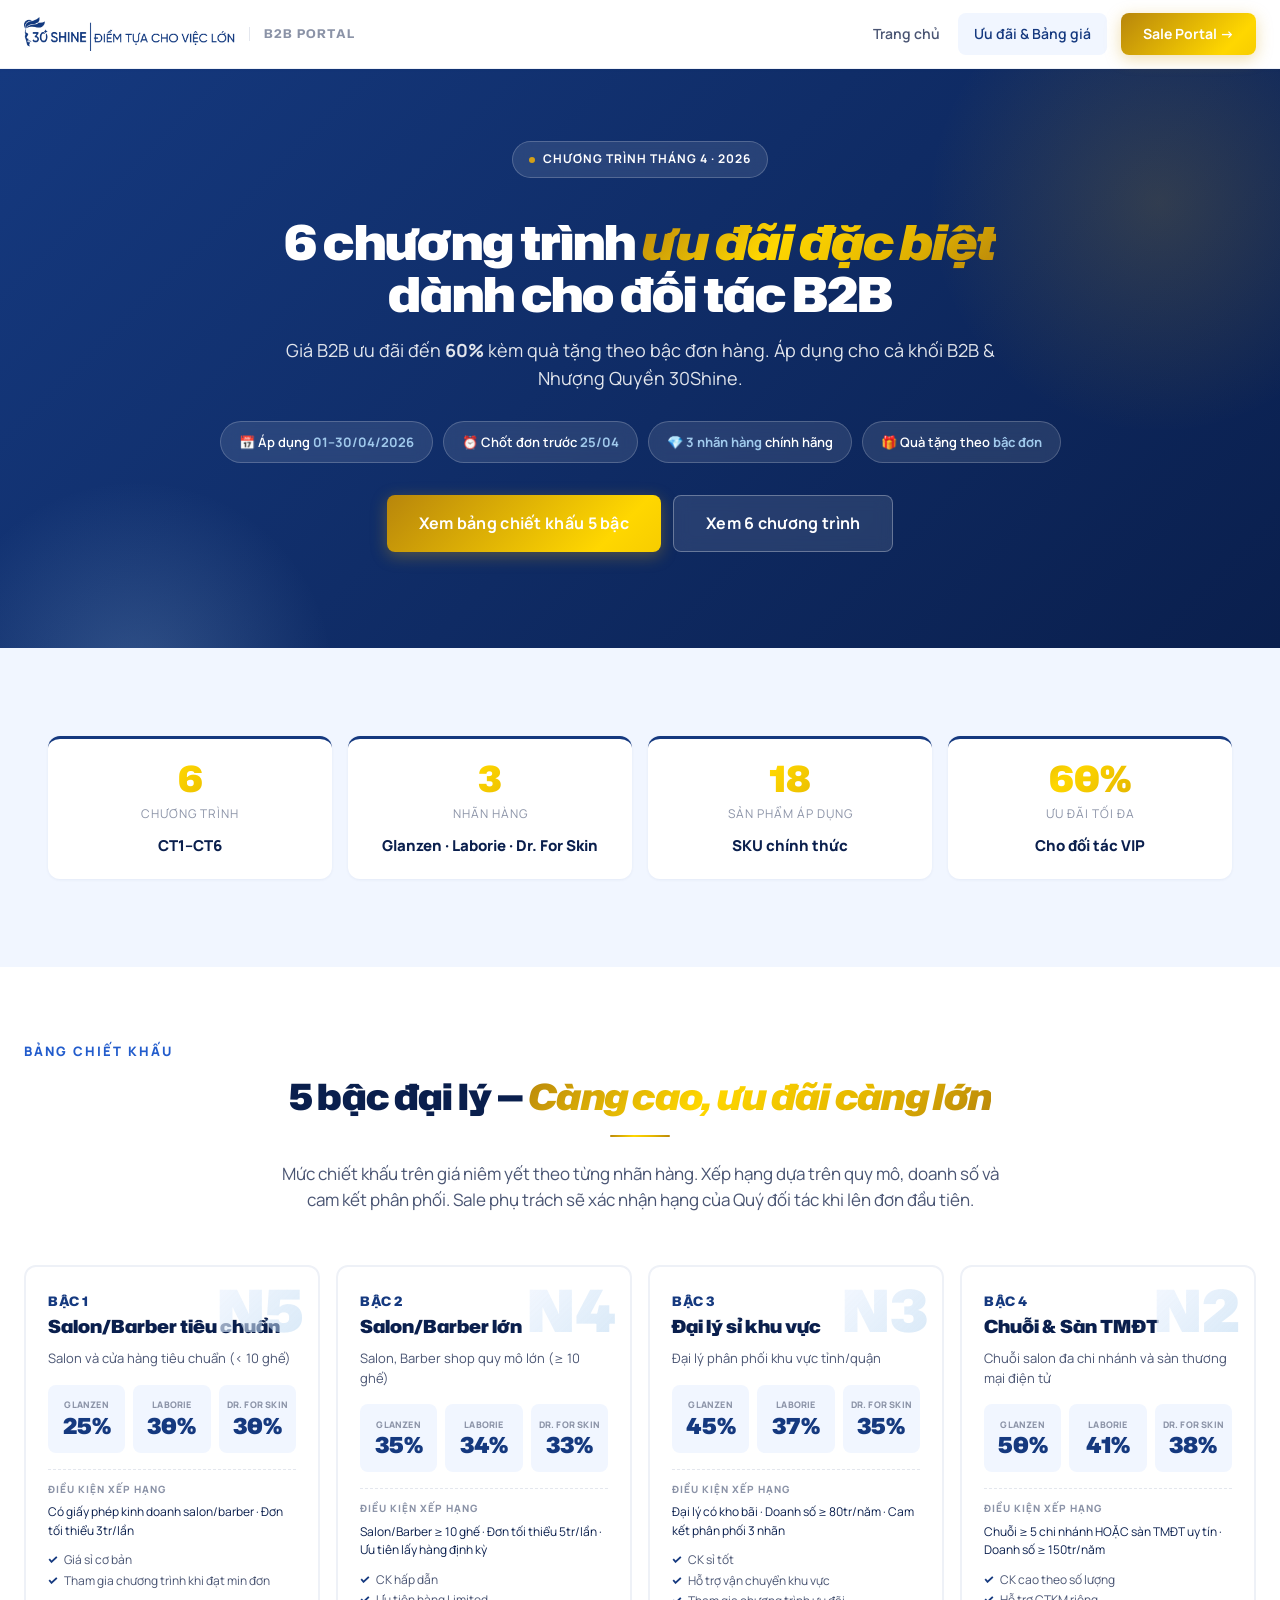
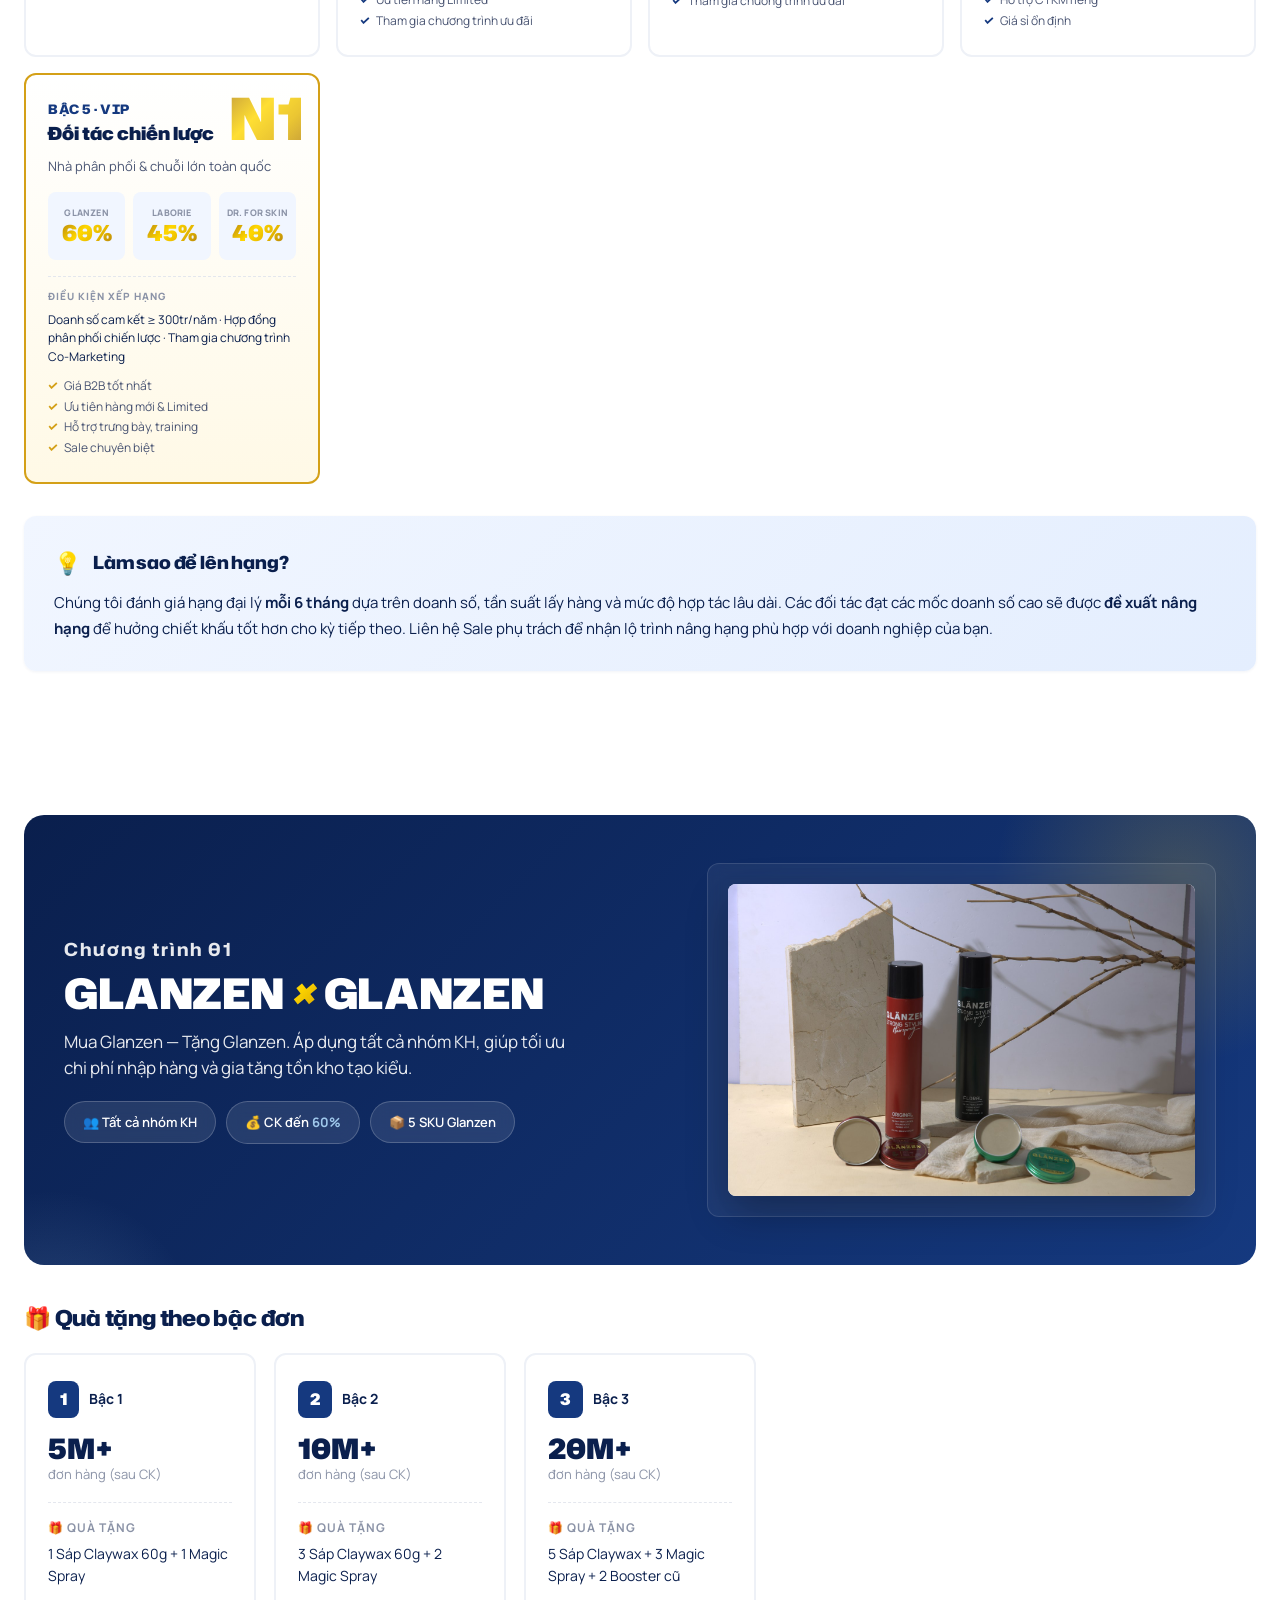
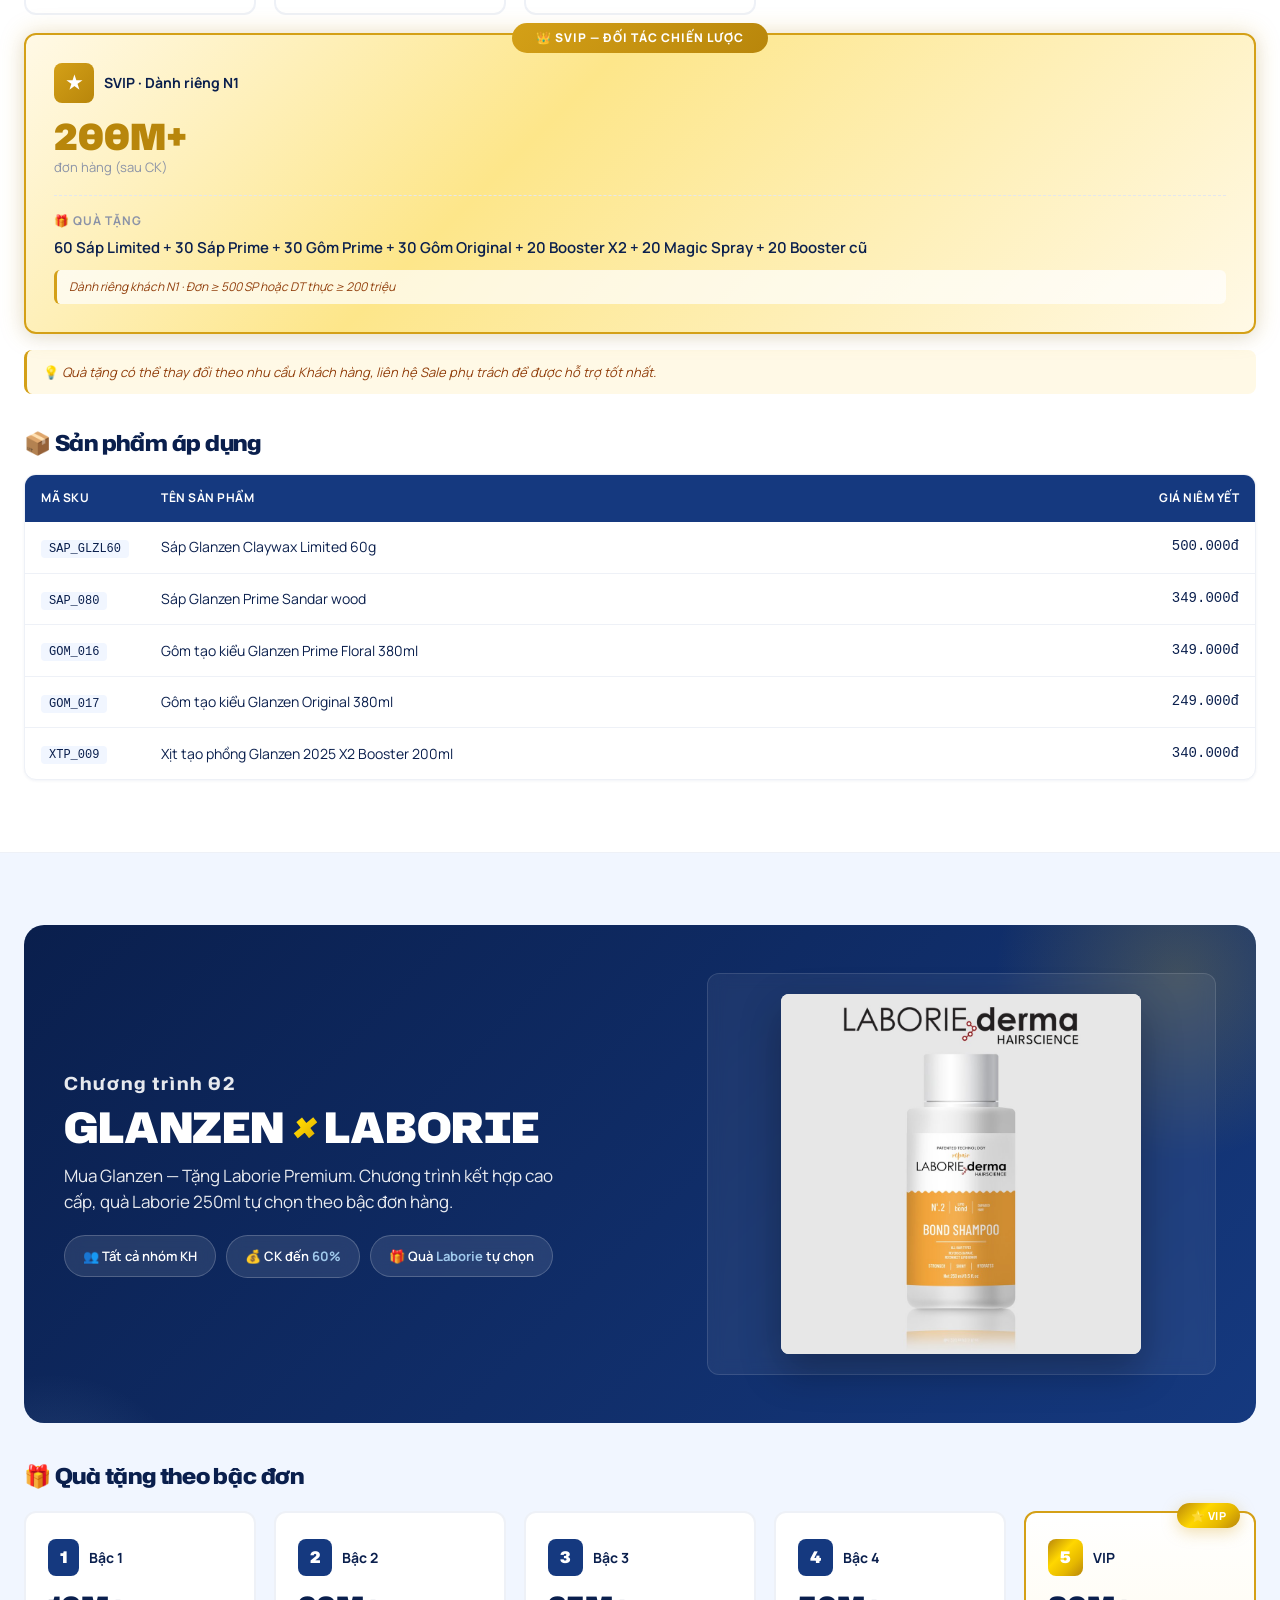
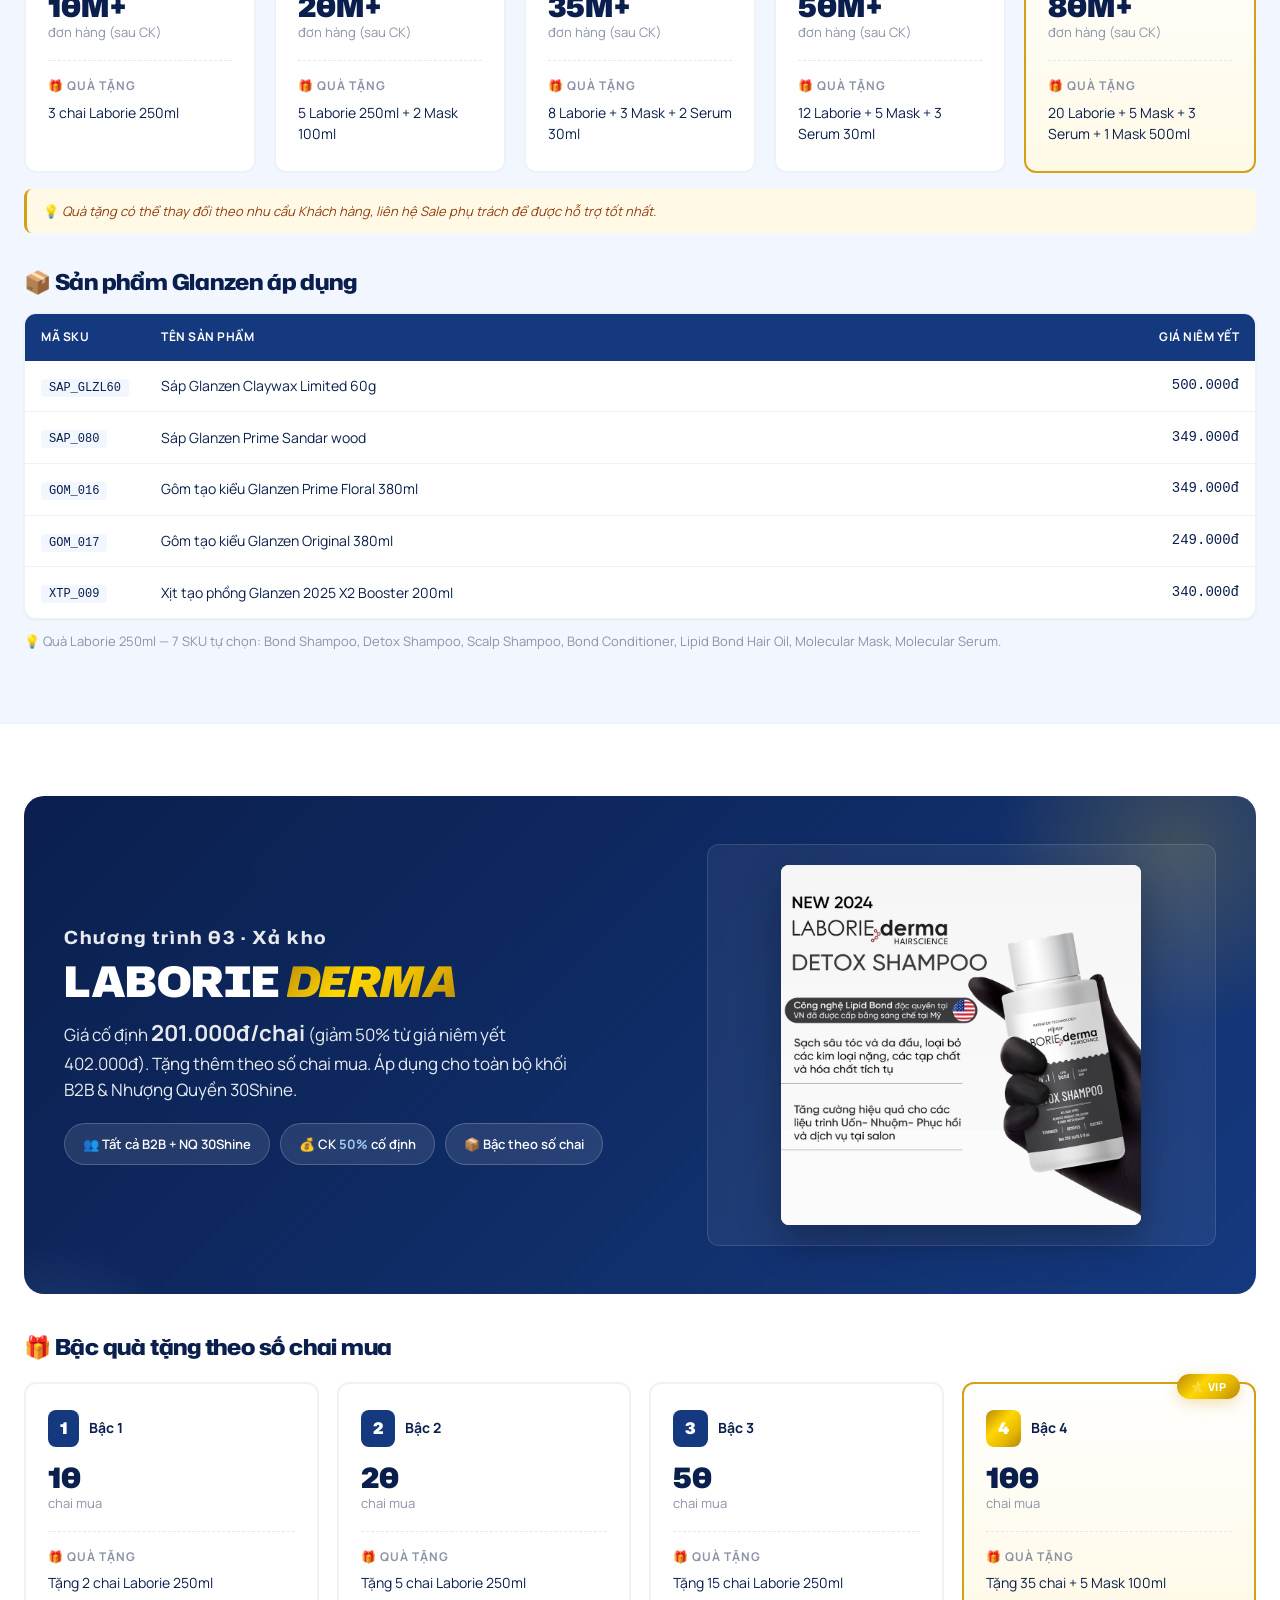
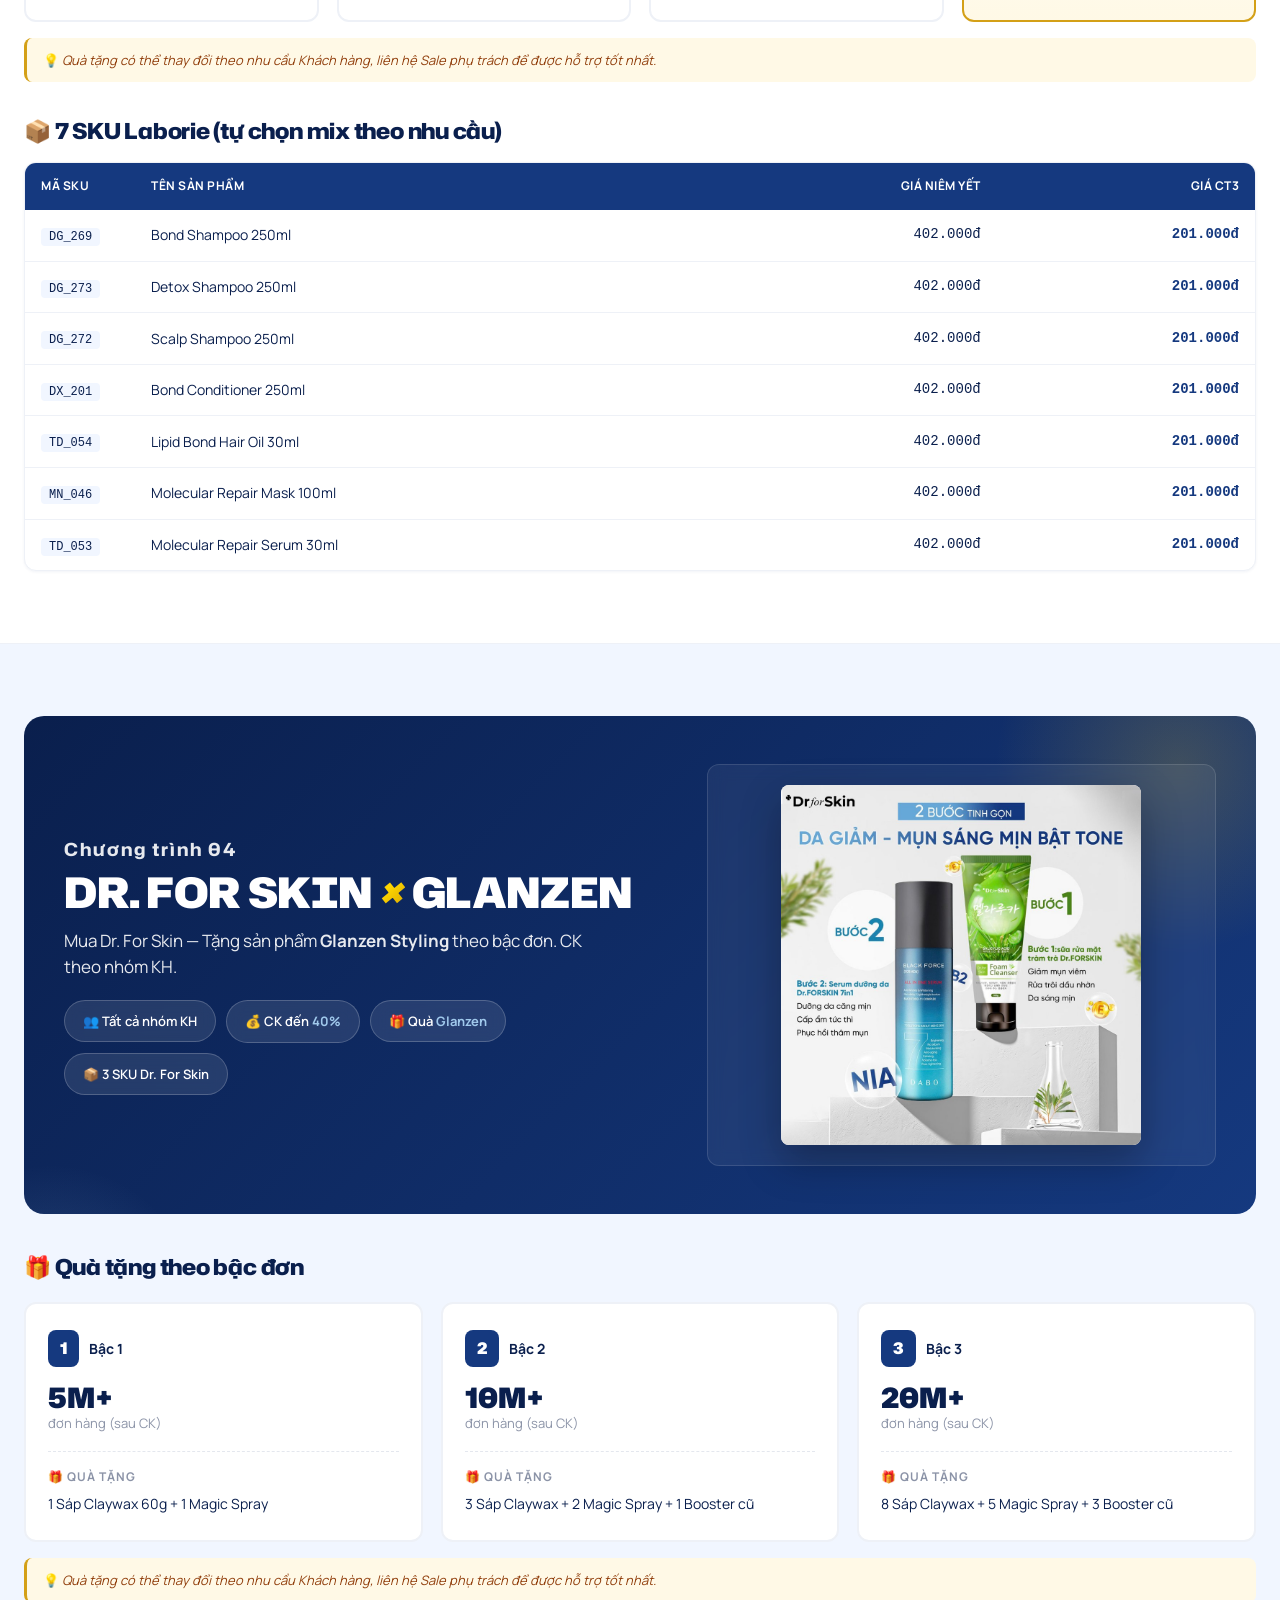
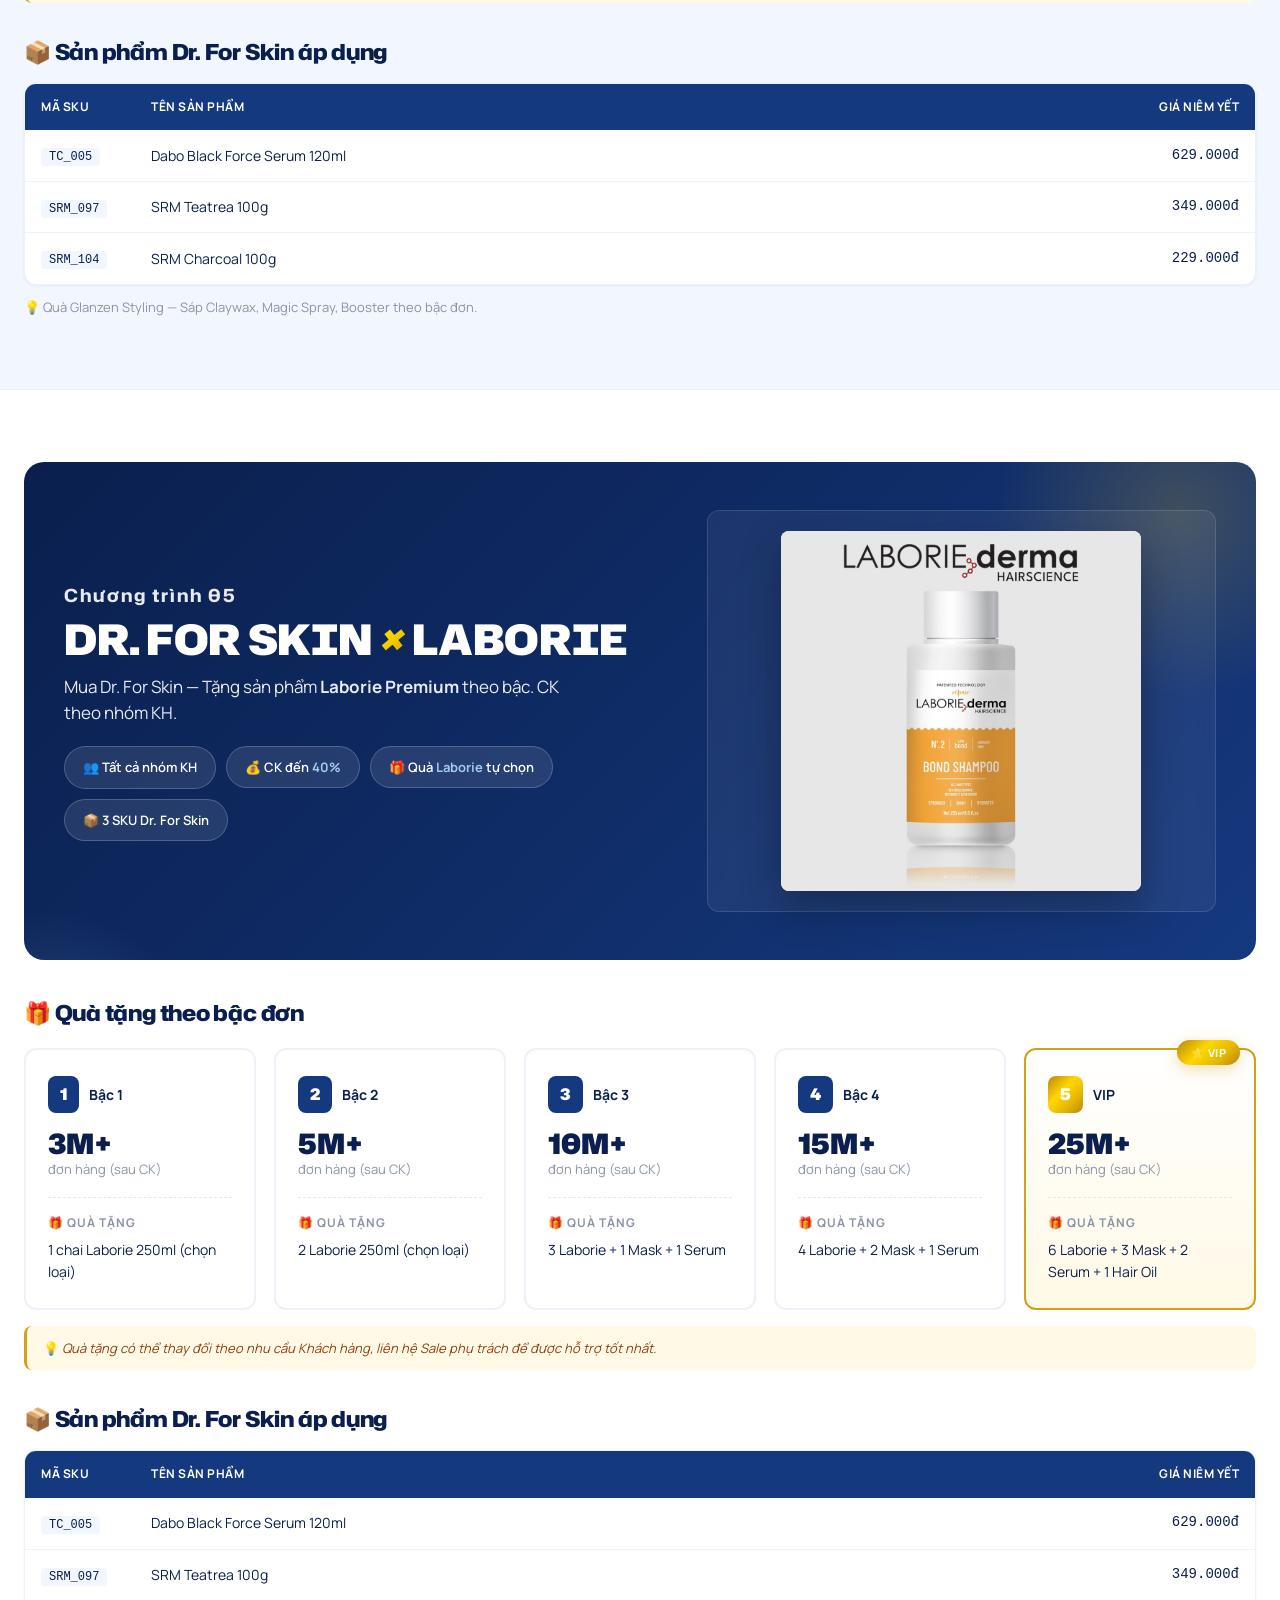
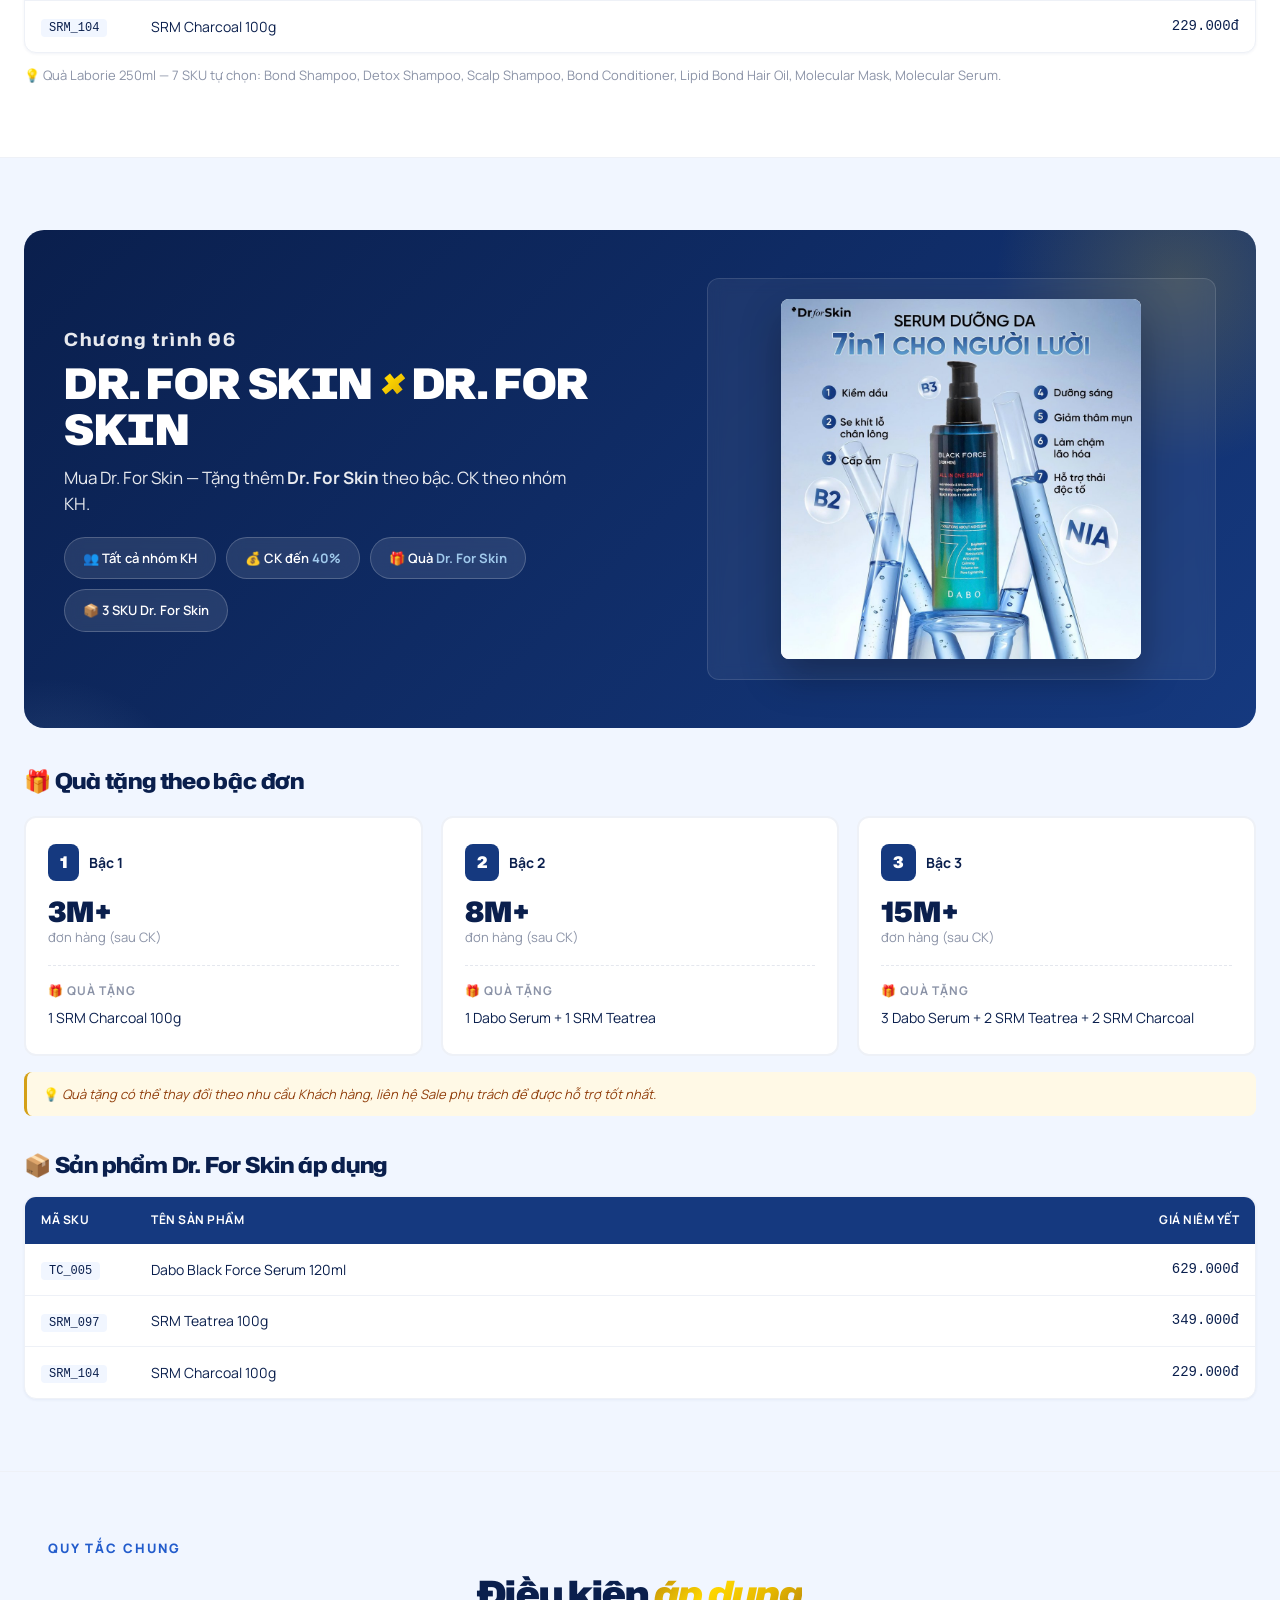
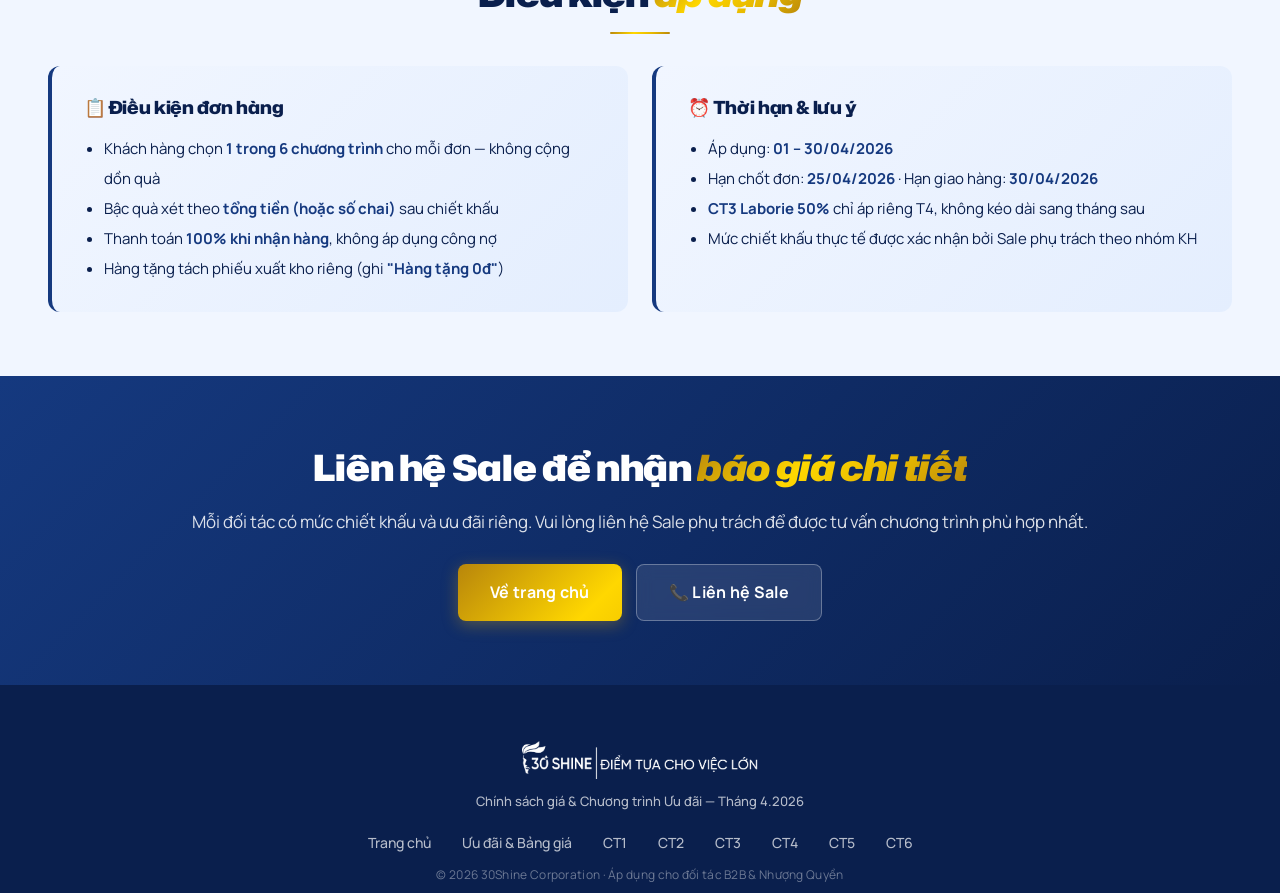
<file: bang-gia.html>
<!DOCTYPE html>
<html lang="vi">
<head>
<meta charset="UTF-8">
<meta http-equiv="refresh" content="0; url=uu-dai.html">
<title>Chuyển hướng...</title>
<script>location.replace('uu-dai.html' + location.hash);</script>
</head>
<body>
<p>Chuyển hướng đến <a href="uu-dai.html">Ưu đãi & Bảng giá</a>...</p>
</body>
</html>
</file>
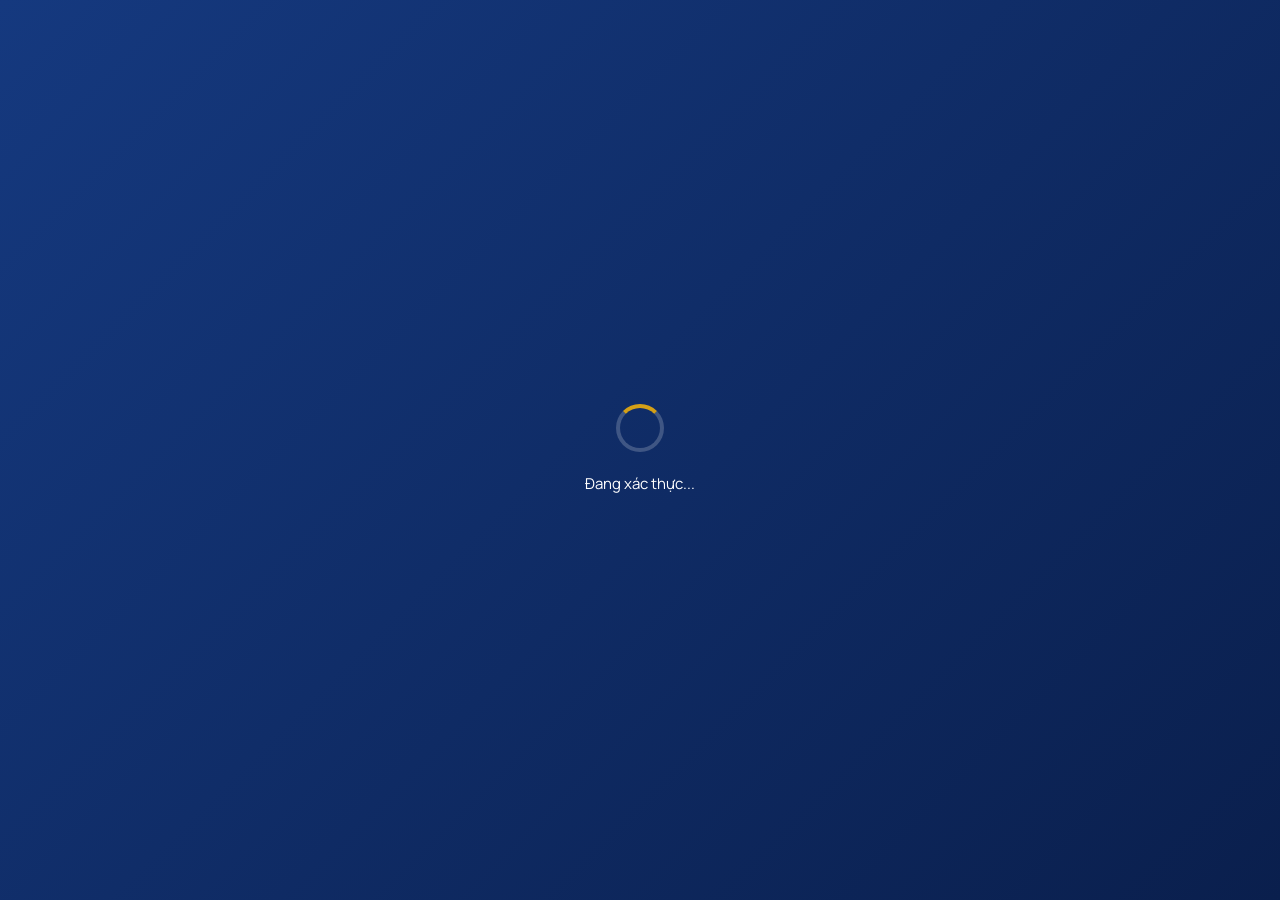
<file: don-hang.html>
<!DOCTYPE html>
<html lang="vi">
<head>
<meta charset="UTF-8">
<link rel="icon" href="favicon.ico" type="image/x-icon">
<link rel="apple-touch-icon" href="assets/brand/favicon-180.png">
<meta name="viewport" content="width=device-width, initial-scale=1.0">
<title>Đơn của tôi — 30SHINE B2B Sale Portal</title>
<link href="https://fonts.googleapis.com/css2?family=Hubot+Sans:wght@400;700;800;900&family=Manrope:wght@400;500;600;700;800&family=Kalam:wght@400;700&display=swap" rel="stylesheet">
<link rel="stylesheet" href="assets/style.css">
<style>
body { visibility: hidden; }
body.auth-ok { visibility: visible; }
.auth-loading {
  position: fixed; inset: 0; z-index: 9999; visibility: visible;
  background: linear-gradient(135deg, #15397F 0%, #0A1F4D 100%);
  display: flex; flex-direction: column; align-items: center; justify-content: center;
  color: #fff; font-family: 'Manrope', sans-serif;
}
.auth-loading .spinner {
  width: 48px; height: 48px;
  border: 4px solid rgba(255,255,255,0.2);
  border-top-color: #D4A017;
  border-radius: 50%;
  animation: spin 1s linear infinite;
  margin-bottom: 20px;
}
@keyframes spin { to { transform: rotate(360deg); } }
</style>
</head>
<body>
<div class="auth-loading" id="authLoading">
  <div class="spinner"></div>
  <div>Đang xác thực...</div>
</div>
<nav class="nav">
  <div class="nav-inner">
    <a href="index.html" class="brand-logo">
      <img src="assets/brand/mau_xanh.png" alt="30Shine" />
      <span class="brand-label">Sale Portal</span>
    </a>
    <div class="nav-links">
      <a href="index.html">Trang chủ</a>
      <a href="uu-dai.html">Ưu đãi & Bảng giá</a>
      <a href="sale.html">Tạo đơn</a>
      <a href="don-hang.html" class="active">Đơn của tôi</a>
      <a href="admin.html" id="nav_admin" style="display:none;">⚙️ Admin</a>
      <span id="user_box" style="margin-left:12px; color:rgba(255,255,255,0.9); font-size:13px; display:none;">
        <b id="user_name"></b> · <a href="#" id="btn_logout" style="color:var(--accent);">Đăng xuất</a>
      </span>
    </div>
  </div>
</nav>

<section style="background:linear-gradient(135deg, var(--primary) 0%, var(--primary-dark) 100%); color:#fff; padding:40px 24px;">
  <div class="container">
    <h1 style="font-size:30px; font-weight:800;">📋 Đơn của tôi</h1>
    <p style="color:rgba(255,255,255,0.85); margin-top:6px;">Danh sách đơn đã tạo, nháp và chốt. Click để mở lại đơn sửa / xem báo giá.</p>
  </div>
</section>

<section class="section">
  <div class="container">
    <div class="filters" style="flex-wrap:wrap; gap:8px; margin-bottom:12px;">
      <button class="filter-chip active" data-status="all">Tất cả</button>
      <button class="filter-chip" data-status="Nháp">Nháp</button>
      <button class="filter-chip" data-status="Báo giá">Báo giá</button>
      <button class="filter-chip" data-status="Chốt đơn">Chốt đơn</button>
      <button class="filter-chip" data-status="Đã giao">Đã giao</button>
      <button class="filter-chip" data-status="Đã TT">Đã TT</button>
      <button class="filter-chip" data-status="Huỷ">Huỷ</button>
      <div style="margin-left:auto;">
        <a href="sale.html" class="btn btn-primary btn-sm">+ Tạo đơn mới</a>
      </div>
    </div>

    <div style="display:flex; gap:10px; flex-wrap:wrap; margin-bottom:20px; align-items:center;">
      <input type="text" id="f_kh" class="form-input" placeholder="🔍 Tìm KH / SĐT / Mã đơn..." style="max-width:280px;">
      <select id="f_sale" class="form-select" style="max-width:200px;">
        <option value="">— Sale (tất cả) —</option>
      </select>
      <select id="f_ct" class="form-select" style="max-width:140px;">
        <option value="">— CT —</option>
        <option>CT1</option><option>CT2</option><option>CT3</option>
        <option>CT4</option><option>CT5</option><option>CT6</option>
      </select>
      <select id="f_nhom" class="form-select" style="max-width:140px;">
        <option value="">— Nhóm KH —</option>
        <option>N1</option><option>N2</option><option>N3</option>
        <option>N4</option><option>N5</option><option>NQ</option>
      </select>
      <span id="count_info" style="color:var(--text-muted); font-size:13px; margin-left:auto;"></span>
    </div>

    <div id="order_list" class="table-wrap">
      <div style="padding:40px; text-align:center; color:var(--text-muted);">Đang tải...</div>
    </div>

    <div id="summary" class="grid grid-3 mt-32" style="display:none;">
      <div class="card">
        <div class="text-muted" style="font-size:12px; text-transform:uppercase;">Tổng đơn chốt</div>
        <div style="font-size:28px; font-weight:800; color:var(--primary-dark);" id="s_orders">0</div>
      </div>
      <div class="card">
        <div class="text-muted" style="font-size:12px; text-transform:uppercase;">Doanh thu thực thu</div>
        <div style="font-size:28px; font-weight:800; color:var(--primary);" id="s_dt">0đ</div>
      </div>
      <div class="card">
        <div class="text-muted" style="font-size:12px; text-transform:uppercase;">LN thuần</div>
        <div style="font-size:28px; font-weight:800; color:var(--success);" id="s_ln">0đ</div>
      </div>
    </div>
  </div>
</section>

<footer class="footer">
  <div class="footer-brand"><a href="index.html" class="brand-logo-footer">
      <img src="assets/brand/mau_trang.png" alt="30Shine" />
    </a></div>
  <div class="footer-copy">© 2026 30Shine</div>
</footer>

<script src="assets/data.js"></script>
<script src="assets/api.js"></script>
<script>
let ALL_ORDERS = [];
let CURRENT_ME = null;
let currentFilter = 'all';

async function init() {
  const me = await apiMe();
  if (!me) {
    location.href = 'login.html?next=' + encodeURIComponent(location.pathname);
    return;
  }
  if (me.role !== 'admin' && me.role !== 'sale') {
    alert('Tài khoản "' + me.role + '" chỉ có quyền xem bảng giá.');
    location.href = 'bang-gia.html';
    return;
  }
  document.getElementById('authLoading').remove();
  document.body.classList.add('auth-ok');
  document.getElementById('user_box').style.display = '';
  document.getElementById('user_name').textContent = me.name + ' (' + me.role + ')';
  CURRENT_ME = me;
  if (me.role === 'admin') document.getElementById('nav_admin').style.display = '';

  document.getElementById('btn_logout').addEventListener('click', e => {
    e.preventDefault(); location.href = apiLogoutUrl();
  });

  ALL_ORDERS = await apiListOrders();

  // Populate Sale filter options (unique sellers từ danh sách đơn)
  const sellers = [...new Set(ALL_ORDERS.map(o => getField(o.fields, 'Sale')).filter(Boolean))];
  const saleSel = document.getElementById('f_sale');
  sellers.sort().forEach(s => {
    const opt = document.createElement('option');
    opt.value = s; opt.textContent = s;
    saleSel.appendChild(opt);
  });

  render();
}

function getField(f, key) {
  const v = f[key];
  if (v === undefined || v === null) return '';
  if (typeof v === 'string') return v;
  if (typeof v === 'number') return v;
  if (typeof v === 'boolean') return v;
  if (v.text) return v.text;
  if (Array.isArray(v) && v[0]?.text) return v[0].text;
  return v;
}

function render() {
  const q = (document.getElementById('f_kh').value || '').toLowerCase().trim();
  const fSale = document.getElementById('f_sale').value;
  const fCt = document.getElementById('f_ct').value;
  const fNhom = document.getElementById('f_nhom').value;

  const list = ALL_ORDERS.filter(o => {
    const f = o.fields;
    if (currentFilter !== 'all' && getField(f, 'Trạng thái') !== currentFilter) return false;
    if (fSale && getField(f, 'Sale') !== fSale) return false;
    if (fCt && getField(f, 'Chương trình') !== fCt) return false;
    if (fNhom && getField(f, 'Nhóm KH') !== fNhom) return false;
    if (q) {
      const hay = ((getField(f,'KH')||'') + (getField(f,'SĐT')||'') + (getField(f,'Mã đơn')||'')).toLowerCase();
      if (!hay.includes(q)) return false;
    }
    return true;
  });
  document.getElementById('count_info').textContent = `${list.length} / ${ALL_ORDERS.length} đơn`;
  const listEl = document.getElementById('order_list');
  if (!list.length) {
    listEl.innerHTML = '<div style="padding:40px; text-align:center; color:var(--text-muted);">Chưa có đơn nào.<br><a href="sale.html" style="color:var(--primary);">Tạo đơn đầu tiên →</a></div>';
    document.getElementById('summary').style.display = 'none';
    return;
  }
  const sorted = [...list].sort((a, b) => {
    const ta = getField(a.fields, 'Ngày đặt') || 0;
    const tb = getField(b.fields, 'Ngày đặt') || 0;
    return tb - ta;
  });
  listEl.innerHTML = `<table>
    <thead><tr>
      <th>Mã đơn</th>
      <th>Ngày</th>
      <th>Khách hàng</th>
      <th class="center">Nhóm</th>
      <th class="center">CT</th>
      <th class="center">Bậc</th>
      <th class="num">DT thực</th>
      <th class="num">% LN</th>
      <th class="center">Trạng thái</th>
      <th></th>
    </tr></thead><tbody>${sorted.map(o => renderRow(o)).join('')}</tbody></table>`;

  // Summary (chỉ đếm đơn đã chốt trở đi)
  const closed = list.filter(o => ['Chốt đơn','Đã giao','Đã TT'].includes(getField(o.fields, 'Trạng thái')));
  const totDT = closed.reduce((s, o) => s + (getField(o.fields, 'DT thực thu') || 0), 0);
  const totLN = closed.reduce((s, o) => s + (getField(o.fields, 'LN thuần') || 0), 0);
  document.getElementById('s_orders').textContent = closed.length;
  document.getElementById('s_dt').textContent = fmtMoney(totDT);
  document.getElementById('s_ln').textContent = fmtMoney(totLN);
  document.getElementById('summary').style.display = '';
}

function renderRow(o) {
  const f = o.fields;
  const st = getField(f, 'Trạng thái');
  const badgeCls = st==='Chốt đơn'||st==='Đã TT'||st==='Đã giao' ? 'success'
                 : st==='Báo giá' ? 'warn'
                 : st==='Huỷ' ? 'danger' : 'primary';
  const ngay = getField(f, 'Ngày đặt');
  const dateStr = ngay ? new Date(ngay).toLocaleDateString('vi-VN') : '—';
  const maDon = getField(f, 'Mã đơn');
  // Nút xóa: chỉ admin + đơn chưa Chốt đơn/Đã giao/Đã TT
  const isAdmin = CURRENT_ME && CURRENT_ME.role === 'admin';
  const canDelete = isAdmin && !['Chốt đơn','Đã giao','Đã TT'].includes(st);
  const delBtn = canDelete
    ? `<button class="btn btn-sm" style="background:#FEE2E2; color:#991B1B; border:none; margin-left:4px;" data-del="${o.record_id}" data-ma="${maDon}">Xoá</button>`
    : '';
  return `<tr>
    <td><code style="background:var(--bg-soft); padding:2px 8px; border-radius:4px; font-size:12px;">${maDon}</code></td>
    <td style="font-size:13px;">${dateStr}</td>
    <td>${getField(f, 'KH') || '—'}<div style="font-size:11px; color:var(--text-muted);">${getField(f, 'Sale') || ''}</div></td>
    <td class="center"><span class="badge badge-primary">${getField(f, 'Nhóm KH') || '—'}</span></td>
    <td class="center"><b>${getField(f, 'Chương trình') || '—'}</b></td>
    <td class="center text-muted">${getField(f, 'Bậc') || '—'}</td>
    <td class="num font-mono">${fmtMoney(getField(f, 'DT thực thu') || 0)}</td>
    <td class="num font-mono">${fmtPct(getField(f, '% LN/NY') || 0)}</td>
    <td class="center"><span class="badge badge-${badgeCls}">${st}</span></td>
    <td style="white-space:nowrap;"><a href="sale.html?id=${o.record_id}" class="btn btn-outline btn-sm">Mở</a>${delBtn}</td>
  </tr>`;
}

document.querySelectorAll('.filter-chip').forEach(c => {
  c.addEventListener('click', () => {
    document.querySelectorAll('.filter-chip').forEach(x => x.classList.remove('active'));
    c.classList.add('active');
    currentFilter = c.dataset.status;
    render();
  });
});

['f_kh','f_sale','f_ct','f_nhom'].forEach(id => {
  const el = document.getElementById(id);
  el.addEventListener('input', render);
  el.addEventListener('change', render);
});

// Delete order (admin only, trước Chốt đơn)
document.addEventListener('click', async e => {
  const btn = e.target.closest('button[data-del]');
  if (!btn) return;
  const id = btn.dataset.del;
  const ma = btn.dataset.ma;
  if (!confirm(`Xoá đơn ${ma}? Hành động không thể hoàn tác.`)) return;
  btn.disabled = true; btn.textContent = '...';
  const r = await apiFetch(`/api/orders/${id}`, { method: 'DELETE' });
  if (r.code === 0 || r.ok) {
    ALL_ORDERS = ALL_ORDERS.filter(o => o.record_id !== id);
    render();
  } else {
    alert('Lỗi xoá: ' + JSON.stringify(r).slice(0,200));
    btn.disabled = false; btn.textContent = 'Xoá';
  }
});

init();
</script>
</body>
</html>
</file>
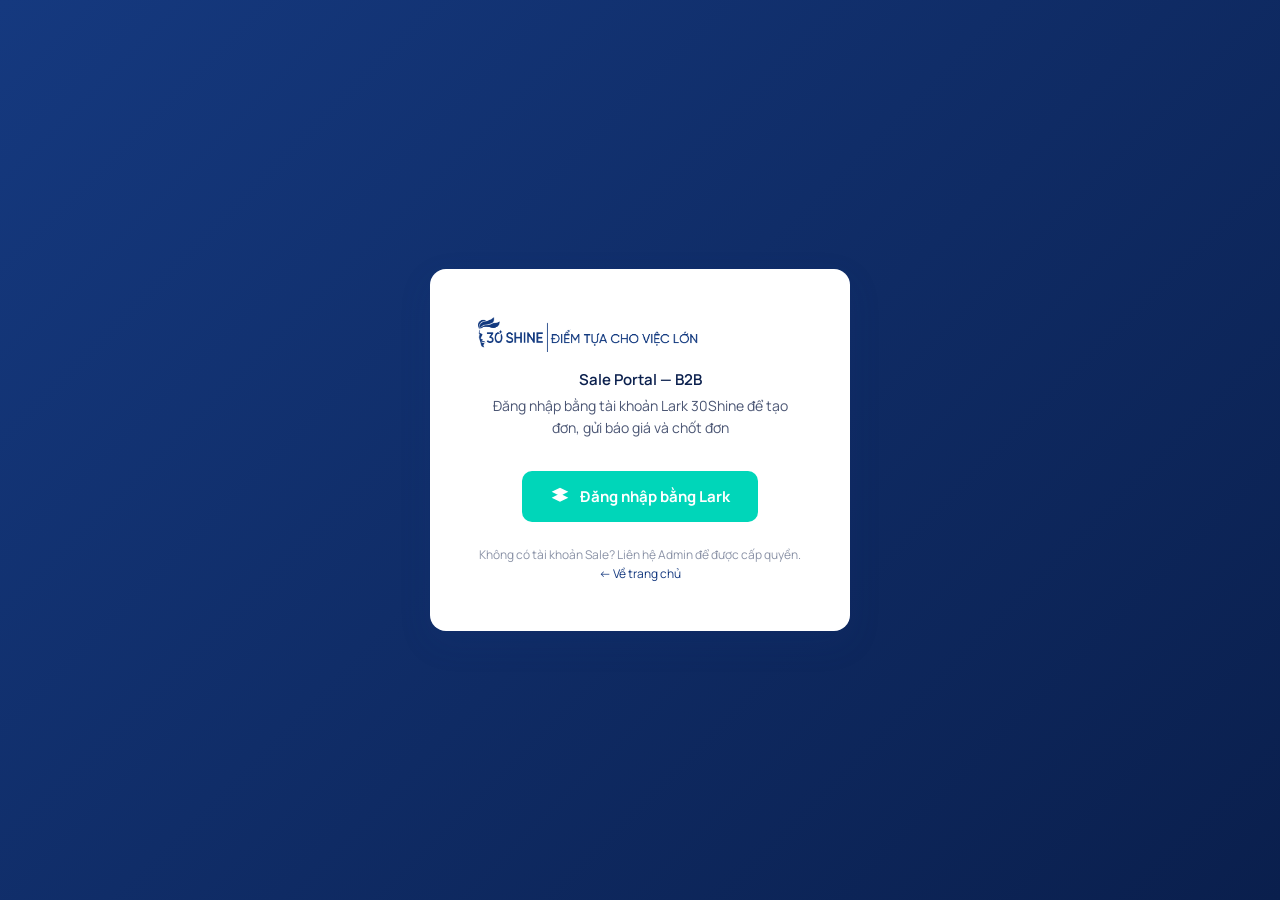
<file: login.html>
<!DOCTYPE html>
<html lang="vi">
<head>
<meta charset="UTF-8">
<link rel="icon" href="favicon.ico" type="image/x-icon">
<link rel="apple-touch-icon" href="assets/brand/favicon-180.png">
<meta name="viewport" content="width=device-width, initial-scale=1.0">
<title>Đăng nhập Sale — 30SHINE B2B</title>
<link href="https://fonts.googleapis.com/css2?family=Hubot+Sans:wght@400;700;800;900&family=Manrope:wght@400;500;600;700;800&family=Kalam:wght@400;700&display=swap" rel="stylesheet">
<link rel="stylesheet" href="assets/style.css">
<style>
.login-wrap {
  min-height: 100vh;
  display: flex; align-items: center; justify-content: center;
  background: linear-gradient(135deg, var(--primary) 0%, var(--primary-dark) 100%);
  padding: 24px;
}
.login-card {
  background: #fff; border-radius: 16px;
  padding: 48px; max-width: 420px; width: 100%;
  box-shadow: var(--shadow-lg);
  text-align: center;
}
.login-logo { font-size: 32px; font-weight: 800; color: var(--primary-dark); margin-bottom: 8px; }
.login-logo .star { color: var(--accent); }
.login-sub { color: var(--text-soft); margin-bottom: 32px; font-size: 14px; }
.lark-btn {
  display: inline-flex; align-items: center; gap: 10px;
  background: #00D6B9; color: #fff;
  padding: 14px 28px; border-radius: 10px;
  font-weight: 700; font-size: 15px;
  text-decoration: none; transition: all 0.15s;
}
.lark-btn:hover { background: #00B9A0; color: #fff; transform: translateY(-1px); }
.notice { background: #FEE2E2; color: #991B1B; padding: 12px; border-radius: 8px;
  margin-bottom: 20px; font-size: 13px; border-left: 4px solid #DC2626; }
</style>
</head>
<body>
<div class="login-wrap">
  <div class="login-card">
    <div style="text-align:center; margin-bottom:16px;"><img src="assets/brand/mau_xanh.png" alt="30Shine" style="max-width:220px; height:auto;" /></div>
    <div style="font-weight:600; margin-bottom:4px;">Sale Portal — B2B</div>
    <div class="login-sub">Đăng nhập bằng tài khoản Lark 30Shine để tạo đơn, gửi báo giá và chốt đơn</div>

    <div id="err_notice"></div>

    <a href="#" class="lark-btn" id="btn_login">
      <svg width="20" height="20" viewBox="0 0 24 24" fill="white"><path d="M12 2L2 7l10 5 10-5-10-5zm0 7L2 14l10 5 10-5-10-5z"/></svg>
      Đăng nhập bằng Lark
    </a>

    <div style="margin-top:24px; font-size:12px; color:var(--text-muted);">
      Không có tài khoản Sale? Liên hệ Admin để được cấp quyền.<br>
      <a href="index.html" style="color:var(--primary);">← Về trang chủ</a>
    </div>
  </div>
</div>

<script src="assets/api.js"></script>
<script>
const params = new URLSearchParams(location.search);
const err = params.get('err');
const email = params.get('email');
if (err === 'nowl') {
  document.getElementById('err_notice').innerHTML = `<div class="notice">
    ⛔ Email <b>${email || ''}</b> chưa được cấp quyền. Liên hệ Admin để thêm vào Users.
  </div>`;
}
document.getElementById('btn_login').href = apiLoginUrl();

// Nếu đã login rồi, redirect về next (nếu có) hoặc sale
apiMe().then(u => {
  if (u) {
    const next = params.get('next');
    location.href = next || 'sale.html';
  }
});
</script>
</body>
</html>
</file>
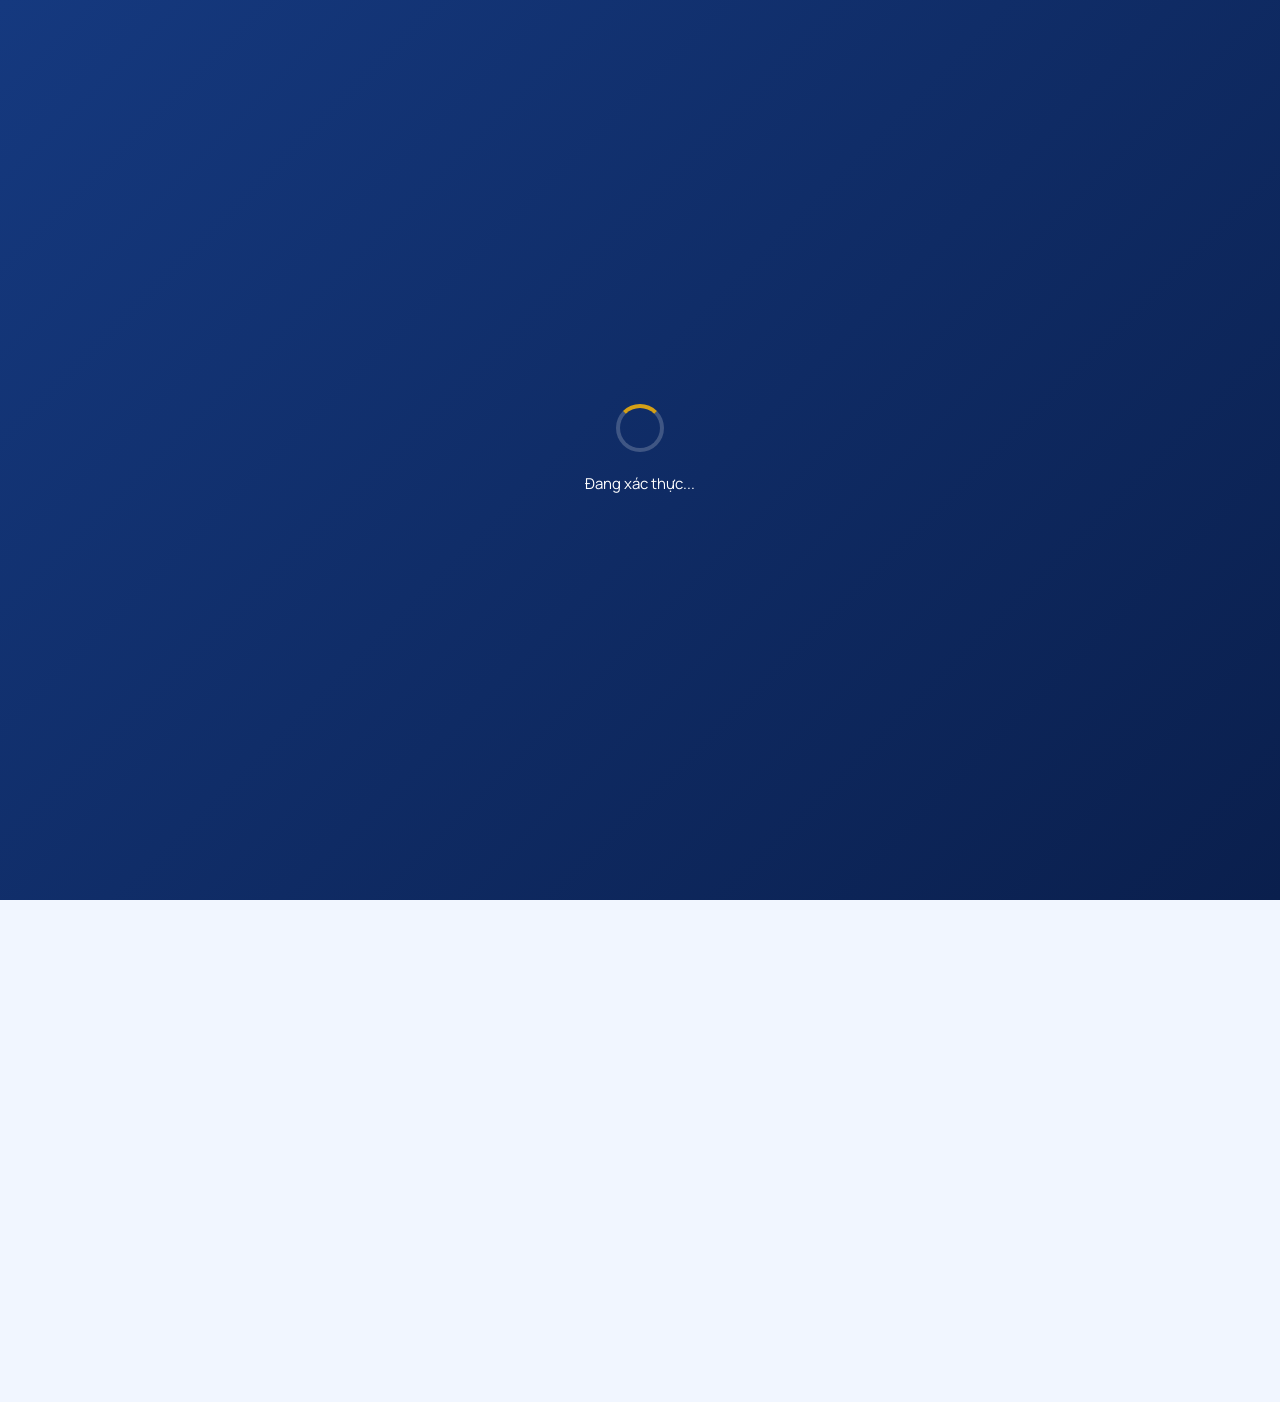
<file: sale.html>
<!DOCTYPE html>
<html lang="vi">
<head>
<meta charset="UTF-8">
<link rel="icon" href="favicon.ico" type="image/x-icon">
<link rel="apple-touch-icon" href="assets/brand/favicon-180.png">
<meta name="viewport" content="width=device-width, initial-scale=1.0">
<title>Sale Portal — Tạo đơn hàng | 30SHINE B2B</title>
<link href="https://fonts.googleapis.com/css2?family=Hubot+Sans:wght@400;700;800;900&family=Manrope:wght@400;500;600;700;800&family=Kalam:wght@400;700&display=swap" rel="stylesheet">
<link rel="stylesheet" href="assets/style.css">
<style>
body { visibility: hidden; }
body.auth-ok { visibility: visible; }
.auth-loading {
  position: fixed; inset: 0; z-index: 9999; visibility: visible;
  background: linear-gradient(135deg, #15397F 0%, #0A1F4D 100%);
  display: flex; flex-direction: column; align-items: center; justify-content: center;
  color: #fff; font-family: 'Manrope', sans-serif;
}
.auth-loading .spinner {
  width: 48px; height: 48px;
  border: 4px solid rgba(255,255,255,0.2);
  border-top-color: #D4A017;
  border-radius: 50%;
  animation: spin 1s linear infinite;
  margin-bottom: 20px;
}
@keyframes spin { to { transform: rotate(360deg); } }
.workspace { display: grid; grid-template-columns: 1fr 380px; gap: 24px; padding: 24px 0; }
@media (max-width: 1100px) { .workspace { grid-template-columns: 1fr; } }
.panel-card {
  background: #fff; border-radius: var(--radius); border: 1px solid var(--border);
  box-shadow: var(--shadow-sm); padding: 24px; margin-bottom: 20px;
}
.panel-card h3 { font-size: 16px; color: var(--primary-dark); margin-bottom: 16px;
  padding-bottom: 10px; border-bottom: 2px solid var(--primary); font-weight: 700; }
.step-num {
  display: inline-flex; align-items: center; justify-content: center;
  width: 24px; height: 24px; background: var(--primary); color: #fff;
  border-radius: 50%; font-size: 13px; font-weight: 700; margin-right: 8px;
}
.ct-pick {
  display: grid; grid-template-columns: repeat(2, 1fr); gap: 12px;
}
@media (min-width: 900px) { .ct-pick { grid-template-columns: repeat(3, 1fr); } }
.ct-option {
  padding: 16px; border: 2px solid var(--border); border-radius: var(--radius-sm);
  cursor: pointer; transition: all 0.15s; background: #fff;
}
.ct-option:hover { border-color: var(--primary); }
.ct-option.active { border-color: var(--primary); background: #EFF6FF; }
.ct-option h4 { font-size: 14px; color: var(--primary-dark); margin-bottom: 4px; }
.ct-option p { font-size: 12px; color: var(--text-muted); }
.line-table input.qty {
  width: 80px; text-align: center; font-size: 14px; font-weight: 600;
  padding: 6px 8px; border: 1px solid var(--border); border-radius: 6px;
  -moz-appearance: textfield;
}
.line-table input.qty::-webkit-outer-spin-button,
.line-table input.qty::-webkit-inner-spin-button { -webkit-appearance: none; margin: 0; }
.gift-warn-bar {
  margin-top: 12px; padding: 10px 14px; border-radius: var(--radius-sm);
  font-size: 13px; font-weight: 600;
}
.gift-warn-bar.ok { background: #DCFCE7; color: #14532D; border-left: 3px solid #16A34A; }
.gift-warn-bar.over { background: #FEE2E2; color: #991B1B; border-left: 3px solid #DC2626; }
.line-table select { padding: 4px 8px; border-radius: 6px; border: 1px solid var(--border); font-size: 12px; }
.actions-bar {
  position: sticky; bottom: 0; background: #fff;
  padding: 16px; border-top: 1px solid var(--border);
  box-shadow: 0 -4px 12px rgba(0,0,0,0.05);
  display: flex; gap: 12px; justify-content: flex-end;
}
.alert { padding: 12px 16px; border-radius: var(--radius-sm); margin-bottom: 16px; font-size: 14px; }
.alert-info { background: #DBEAFE; color: #1E40AF; border-left: 4px solid var(--primary); }
.alert-warn { background: #FEF3C7; color: #92400E; border-left: 4px solid var(--warn); }

/* KH selector */
.kh-autocomplete { position: relative; }
.kh-dropdown {
  position: absolute; top: 100%; left: 0; right: 0; z-index: 100;
  max-height: 320px; overflow-y: auto; background: #fff;
  border: 1px solid var(--border); border-radius: 0 0 var(--radius-sm) var(--radius-sm);
  border-top: none; box-shadow: var(--shadow-md);
  display: none;
}
.kh-dropdown.open { display: block; }
.kh-item {
  padding: 10px 14px; border-bottom: 1px solid var(--border-light);
  cursor: pointer; transition: background 0.1s;
}
.kh-item:hover, .kh-item.hover { background: #EFF6FF; }
.kh-item .top { display: flex; justify-content: space-between; align-items: center; }
.kh-item .name { font-weight: 600; color: var(--primary-dark); font-size: 14px; }
.kh-item .nh {
  display: inline-block; padding: 2px 8px; border-radius: 10px;
  font-size: 10px; font-weight: 700;
}
.nh-N1 { background:#D4A017; color:#000; }
.nh-N2 { background:#15397F; color:#fff; }
.nh-N3 { background:#225CCC; color:#fff; }
.nh-N4 { background:#1A8754; color:#fff; }
.nh-N5 { background:#6B7280; color:#fff; }
.nh-NQ { background:#7C3AED; color:#fff; }
.kh-item .meta { font-size: 12px; color: var(--text-muted); margin-top: 2px; }
.kh-empty { padding: 14px; color: var(--text-muted); text-align: center; font-size: 13px; }
.kh-info-box {
  background: linear-gradient(135deg, #EFF6FF 0%, #DBEAFE 100%);
  border: 1px solid var(--primary);
  border-radius: var(--radius-sm); padding: 12px 16px; margin-top: 12px;
  font-size: 13px; display: none;
}
.kh-info-box.show { display: block; }
.kh-info-box .row { display: flex; justify-content: space-between; padding: 3px 0; }
.kh-info-box .row b { color: var(--primary-dark); }
.kh-info-box .badges { display: flex; gap: 6px; flex-wrap: wrap; margin-top: 8px; }
.kh-info-box .tag {
  padding: 2px 8px; border-radius: 10px; font-size: 11px; font-weight: 600;
}
.kh-info-box .tag-override { background: #FEF3C7; color: #92400E; }
.kh-info-box .tag-new { background: #DCFCE7; color: #14532D; }
.kh-ytd-bar {
  margin-top: 10px; background: #fff; border-radius: 6px; padding: 8px 12px;
  font-size: 12px; color: var(--text-soft);
  border-left: 3px solid var(--accent);
}
.kh-ytd-bar b { color: var(--primary-dark); }
</style>
</head>
<body>
<div class="auth-loading" id="authLoading">
  <div class="spinner"></div>
  <div>Đang xác thực...</div>
</div>
<nav class="nav">
  <div class="nav-inner">
    <a href="index.html" class="brand-logo">
      <img src="assets/brand/mau_xanh.png" alt="30Shine" />
      <span class="brand-label">Sale Portal</span>
    </a>
    <div class="nav-links">
      <a href="index.html">Trang chủ</a>
      <a href="uu-dai.html">Ưu đãi & Bảng giá</a>
      <a href="sale.html" class="active">Tạo đơn</a>
      <a href="don-hang.html">Đơn của tôi</a>
      <a href="admin.html" id="nav_admin" style="display:none;">⚙️ Admin</a>
      <span id="user_box" style="margin-left:12px; color:rgba(255,255,255,0.9); font-size:13px; display:none;">
        <b id="user_name"></b> · <a href="#" id="btn_logout" style="color:var(--accent);">Đăng xuất</a>
      </span>
      <a href="login.html" class="nav-btn" id="btn_login_nav">Đăng nhập</a>
    </div>
  </div>
</nav>

<div class="container">
  <div class="workspace">
    <!-- LEFT: Form -->
    <div>
      <div class="panel-card">
        <h3><span class="step-num">1</span>Khách hàng</h3>
        <div class="form-grid form-grid-2">
          <div style="grid-column: 1 / -1;">
            <label class="form-label">Chọn khách hàng *</label>
            <div class="kh-autocomplete">
              <input type="text" class="form-input" id="kh_search" autocomplete="off"
                     placeholder="🔍 Tìm theo tên / SĐT / Mã KH — hoặc bấm 'KH mới' bên dưới">
              <div class="kh-dropdown" id="kh_dropdown"></div>
            </div>
            <div style="margin-top: 8px; display: flex; gap: 8px; align-items: center;">
              <button type="button" class="btn btn-outline btn-sm" id="btn_kh_new">+ KH mới (chưa trong hệ thống)</button>
              <span id="kh_selected_tag" style="font-size:13px; color:var(--success); font-weight:600;"></span>
              <button type="button" class="btn btn-outline btn-sm" id="btn_kh_clear" style="display:none; margin-left:auto; font-size:12px;">✕ Bỏ chọn</button>
            </div>
          </div>
          <div>
            <label class="form-label">Tên KH *</label>
            <input type="text" class="form-input" id="kh_ten" placeholder="Auto-fill khi chọn KH">
          </div>
          <div>
            <label class="form-label">Số điện thoại</label>
            <input type="text" class="form-input" id="kh_sdt">
          </div>
          <div>
            <label class="form-label">Nhóm khách hàng *</label>
            <select class="form-select" id="kh_nhom">
              <option value="">-- Chọn nhóm --</option>
            </select>
            <div class="form-help" id="nhom_desc"></div>
          </div>
          <div>
            <label class="form-label">Sale phụ trách</label>
            <input type="text" class="form-input" id="sale_name" placeholder="Tên NV" readonly>
            <select class="form-select" id="sale_name_admin" style="display:none; margin-top:6px;">
              <option value="">-- Chọn Sale (admin) --</option>
            </select>
          </div>
        </div>
        <div class="kh-info-box" id="kh_info_box">
          <div class="row"><span>🏪 <b>Mã KH:</b></span><span id="kh_i_ma">—</span></div>
          <div class="row"><span>📍 <b>Địa chỉ giao:</b></span><span id="kh_i_dc">—</span></div>
          <div class="row"><span>🧾 <b>MST / Info HĐ:</b></span><span id="kh_i_hd">—</span></div>
          <div class="row"><span>🏷️ <b>Loại hình:</b></span><span id="kh_i_loai">—</span></div>
          <div class="row"><span>👤 <b>Sale phụ trách:</b></span><span id="kh_i_sale">—</span></div>
          <div class="badges" id="kh_i_badges"></div>
          <div class="kh-ytd-bar" id="kh_i_ytd">—</div>
        </div>
      </div>

      <div class="panel-card" id="ship_panel">
        <h3><span class="step-num">2</span>🚚 Thông tin giao hàng đơn này</h3>
        <div class="form-grid form-grid-2">
          <div style="grid-column: 1 / -1;">
            <label class="form-label">Địa chỉ giao hàng *</label>
            <select class="form-select" id="ship_addr_pick">
              <option value="__dc1__">-- Sử dụng địa chỉ mặc định --</option>
            </select>
            <input type="text" class="form-input" id="ship_addr_custom"
                   placeholder="Nhập địa chỉ giao khác..." style="margin-top:8px; display:none;">
          </div>
          <div>
            <label class="form-label">Người nhận hàng</label>
            <input type="text" class="form-input" id="ship_receiver" placeholder="VD: Anh Minh (quản lý)">
            <div class="form-help">Mặc định lấy theo Tên KH / người đại diện</div>
          </div>
          <div>
            <label class="form-label">SĐT nhận hàng</label>
            <input type="text" class="form-input" id="ship_phone" placeholder="Số của người nhận">
            <div class="form-help">Có thể khác SĐT liên hệ chính</div>
          </div>
        </div>
      </div>

      <div class="panel-card">
        <h3><span class="step-num">3</span>Chọn chương trình</h3>
        <div class="ct-pick" id="ct_pick">
          <div class="ct-option" data-ct="CT1">
            <h4>CT1 • Glanzen × Glanzen</h4>
            <p>Mua Glanzen — Tặng Glanzen</p>
          </div>
          <div class="ct-option" data-ct="CT2">
            <h4>CT2 • Glanzen × Laborie</h4>
            <p>Mua Glanzen — Tặng Laborie Premium</p>
          </div>
          <div class="ct-option" data-ct="CT3">
            <h4>CT3 • Laborie Xả Kho</h4>
            <p>Giá 201k/chai — Tặng kèm theo SL</p>
          </div>
          <div class="ct-option" data-ct="CT4">
            <h4>CT4 • Dr. For Skin × Glanzen</h4>
            <p>Mua Dr. For Skin — Tặng Glanzen</p>
          </div>
          <div class="ct-option" data-ct="CT5">
            <h4>CT5 • Dr. For Skin × Laborie</h4>
            <p>Mua Dr. For Skin — Tặng Laborie</p>
          </div>
          <div class="ct-option" data-ct="CT6">
            <h4>CT6 • Dr. For Skin × Dr. For Skin</h4>
            <p>Mua Dr. For Skin — Tặng Dr. For Skin</p>
          </div>
        </div>
        <div id="ct_warn"></div>
      </div>

      <div class="panel-card">
        <h3><span class="step-num">4</span>Chi tiết đơn hàng (khách trả tiền)</h3>
        <div id="line_wrap">
          <div class="alert alert-info">Chọn chương trình và nhóm KH để bắt đầu</div>
        </div>
      </div>

      <div class="panel-card" id="gift_panel" style="display:none;">
        <h3><span class="step-num">5</span>🎁 Quà tặng đi kèm</h3>
        <div id="gift_wrap"></div>
      </div>

      <div class="actions-bar">
        <span id="order_status" style="margin-right:auto; color:var(--text-muted); font-size:13px;"></span>
        <span id="admin_status_box" style="display:none; margin-right:12px; font-size:13px;">
          <label style="color:var(--text-muted); margin-right:6px;">Trạng thái (admin):</label>
          <select id="admin_status_sel" class="form-select" style="display:inline-block; width:auto; padding:6px 10px;">
            <option>Nháp</option>
            <option>Báo giá</option>
            <option>Chốt đơn</option>
            <option>Đã giao</option>
            <option>Đã TT</option>
            <option>Huỷ</option>
          </select>
        </span>
        <button class="btn btn-outline" id="btn_draft" disabled>💾 Lưu nháp</button>
        <button class="btn btn-primary" id="btn_preview" disabled>📄 Xuất báo giá PDF</button>
        <button class="btn btn-outline" id="btn_snap" disabled style="background:#D4A017; color:#fff; border-color:#D4A017;">📸 Xuất ảnh Zalo</button>
        <button class="btn btn-success" id="btn_finalize" disabled>✅ Chốt đơn</button>
      </div>
    </div>

    <!-- RIGHT: PnL Panel -->
    <div>
      <div class="pnl-panel" id="pnl">
        <div class="pnl-header">
          <h3>📊 P&L MÔ PHỎNG ĐƠN</h3>
          <div class="tier-badge" id="pnl_tier">Chưa đủ bậc</div>
        </div>
        <div class="pnl-body" id="pnl_body">
          <div class="pnl-row"><span class="lbl">DT niêm yết (có VAT)</span><span class="val" id="pnl_ny">0</span></div>
          <div class="pnl-row neg"><span class="lbl">− CK KH</span><span class="val" id="pnl_ck">0</span></div>
          <div class="pnl-row" style="background:#FFF9E6; margin:6px -20px; padding:10px 20px;">
            <span class="lbl" style="font-weight:600;">= KH thanh toán (có VAT)</span>
            <span class="val" id="pnl_thuc">0</span>
          </div>
          <div class="pnl-row neg" style="font-size:12px;"><span class="lbl">− VAT output (8%)</span><span class="val" id="pnl_vat">0</span></div>
          <div class="pnl-row" style="border-top:1px dashed var(--border); padding-top:8px;">
            <span class="lbl" style="font-size:12px; color:var(--text-soft);">= DT chưa VAT</span>
            <span class="val" id="pnl_thuc_ex" style="font-size:13px;">0</span>
          </div>
          <div class="pnl-row neg"><span class="lbl">− Giá vốn hàng bán</span><span class="val" id="pnl_cogs">0</span></div>
          <div class="pnl-row neg"><span class="lbl">− CK NV (4%)</span><span class="val" id="pnl_nv">0</span></div>
          <div class="pnl-row neg"><span class="lbl">− Vận hành (5%)</span><span class="val" id="pnl_vh">0</span></div>
          <div class="pnl-row neg"><span class="lbl">− GV quà tặng</span><span class="val" id="pnl_qua">0</span></div>
          <div class="pnl-row total pos">
            <span class="lbl">LN thuần</span>
            <span class="val" id="pnl_ln">0</span>
          </div>
        </div>
        <div class="pnl-status fail" id="pnl_status">Chưa có đơn</div>
      </div>

      <div class="panel-card mt-24" style="font-size:13px;">
        <h3 style="font-size:14px;">💡 Gợi ý</h3>
        <ul style="padding-left:18px; color:var(--text-soft); line-height:1.7;">
          <li>Mục tiêu <b>LN ≥ 15% / NY</b></li>
          <li>Bậc xét trên <b>DT thực thu</b> (sau CK)</li>
          <li>Quà tặng tính riêng, tách phiếu xuất</li>
          <li>Hàng tặng NV chọn SKU phù hợp KH</li>
        </ul>
      </div>
    </div>
  </div>
</div>

<script src="assets/data.js"></script>
<script src="assets/logic.js"></script>
<script src="assets/api.js"></script>
<script>
const state = {
  record_id: null, // nếu mở lại đơn nháp
  ma_don: null,
  status: null,
  ct_id: null, nhom: null,
  kh_ten: '', kh_sdt: '', sale_name: '',
  kh_cust: null,    // Customer record được chọn (từ dropdown)
  ck_override: null,// {Glanzen, Laborie, 'Dr. For Skin'} nếu KH có CK riêng
  ship_addr: '',    // Địa chỉ giao cho đơn này
  ship_phone: '',   // SĐT nhận
  ship_receiver: '',// Tên người nhận
  lines: [],   // [{sku, sl}]
  qua_user: [],
};

// Cache Customers + helpers
let CUSTOMERS = [];
function pickStr(v) {
  if (v === undefined || v === null) return '';
  if (typeof v === 'string' || typeof v === 'number') return String(v);
  if (v.text) return v.text;
  if (Array.isArray(v) && v[0]?.text) return v[0].text;
  return String(v);
}

// Auth gate — redirect login nếu chưa xác thực
let CURRENT_USER = null;
async function initAuth() {
  CURRENT_USER = await apiMe();
  if (!CURRENT_USER) {
    location.href = 'login.html?next=' + encodeURIComponent(location.pathname + location.search);
    return false;
  }
  if (CURRENT_USER.role !== 'admin' && CURRENT_USER.role !== 'sale') {
    alert('Tài khoản "' + CURRENT_USER.role + '" chỉ có quyền xem bảng giá.');
    location.href = 'bang-gia.html';
    return false;
  }
  // Xác thực OK → show page
  document.getElementById('authLoading').remove();
  document.body.classList.add('auth-ok');
  document.getElementById('user_box').style.display = '';
  document.getElementById('user_name').textContent = CURRENT_USER.name + ' (' + CURRENT_USER.role + ')';
  document.getElementById('btn_login_nav').style.display = 'none';
  if (CURRENT_USER.role === 'admin') {
    document.getElementById('nav_admin').style.display = '';
    // Admin: show dropdown chọn Sale khác
    const adminSel = document.getElementById('sale_name_admin');
    adminSel.style.display = '';
    apiListUsers().then(users => {
      const sales = users.filter(u => {
        const role = (typeof u.Role === 'object' ? u.Role?.text : u.Role) || '';
        return (role === 'sale' || role === 'admin') && u.Active;
      });
      sales.forEach(u => {
        const name = (typeof u['Họ tên'] === 'object' ? u['Họ tên']?.[0]?.text : u['Họ tên']) || '';
        const opt = document.createElement('option');
        opt.value = name || (typeof u.Email === 'object' ? u.Email?.[0]?.text : u.Email) || '';
        opt.textContent = opt.value;
        adminSel.appendChild(opt);
      });
    });
    adminSel.addEventListener('change', e => {
      if (e.target.value) {
        document.getElementById('sale_name').value = e.target.value;
        state.sale_name = e.target.value;
      }
    });
  }
  document.getElementById('sale_name').value = CURRENT_USER.name || CURRENT_USER.email;
  state.sale_name = CURRENT_USER.name || CURRENT_USER.email;
  document.getElementById('btn_draft').disabled = false;
  return true;
}
document.getElementById('btn_logout')?.addEventListener('click', e => {
  e.preventDefault();
  location.href = apiLogoutUrl();
});

// Load draft nếu có ?id=
async function loadDraft() {
  const params = new URLSearchParams(location.search);
  const id = params.get('id');
  if (!id || !CURRENT_USER) return;
  const list = await apiListOrders();
  const o = list.find(x => x.record_id === id);
  if (!o) return;
  const f = o.fields;
  state.record_id = o.record_id;
  state.ma_don = typeof f['Mã đơn']==='string' ? f['Mã đơn'] : (f['Mã đơn']?.[0]?.text || '');
  state.status = f['Trạng thái']?.text || f['Trạng thái'] || 'Nháp';
  state.kh_ten = typeof f['KH']==='string' ? f['KH'] : (f['KH']?.[0]?.text || '');
  state.kh_sdt = typeof f['SĐT']==='string' ? f['SĐT'] : (f['SĐT']?.[0]?.text || '');
  state.nhom = f['Nhóm KH']?.text || f['Nhóm KH'] || '';
  state.ct_id = f['Chương trình']?.text || f['Chương trình'] || '';
  state.ship_addr = typeof f['Địa chỉ giao']==='string' ? f['Địa chỉ giao'] : (f['Địa chỉ giao']?.[0]?.text || '');
  state.ship_phone = typeof f['SĐT nhận hàng']==='string' ? f['SĐT nhận hàng'] : (f['SĐT nhận hàng']?.[0]?.text || '');
  state.ship_receiver = typeof f['Người nhận hàng']==='string' ? f['Người nhận hàng'] : (f['Người nhận hàng']?.[0]?.text || '');
  if (state.ship_addr) document.getElementById('ship_addr_custom').value = state.ship_addr;
  if (state.ship_phone) document.getElementById('ship_phone').value = state.ship_phone;
  if (state.ship_receiver) document.getElementById('ship_receiver').value = state.ship_receiver;
  document.getElementById('kh_ten').value = state.kh_ten;
  document.getElementById('kh_sdt').value = state.kh_sdt;
  document.getElementById('kh_nhom').value = state.nhom;
  if (state.nhom) document.getElementById('nhom_desc').textContent = CK_GROUPS[state.nhom]?.mota || '';

  // Auto-match Customer record nếu tên/SĐT trùng → load CK override + info
  if (state.kh_ten || state.kh_sdt) {
    const match = CUSTOMERS.find(c => {
      const nm = pickStr(c['Tên KH']).toLowerCase();
      const ph = pickStr(c['SĐT']);
      return (state.kh_ten && nm && nm === state.kh_ten.toLowerCase()) ||
             (state.kh_sdt && ph && ph === state.kh_sdt);
    });
    if (match) selectCustomer(match);
  }
  if (state.ct_id) {
    const el = document.querySelector(`.ct-option[data-ct="${state.ct_id}"]`);
    if (el) el.click();
  }
  // Load lines
  const lines = await apiGetLines(state.ma_don);
  state.lines = [];
  state.qua_user = [];
  lines.forEach(l => {
    const sku = typeof l['Mã SKU']==='string' ? l['Mã SKU'] : (l['Mã SKU']?.[0]?.text || '');
    const sl = l['SL'] || 0;
    const loai = l['Loại']?.text || l['Loại'] || 'Bán';
    if (loai === 'Bán') state.lines.push({ sku, sl });
    else state.qua_user.push({ sku, sl });
  });
  refresh();
  applyOrderLock();
}

// Logic lock theo trạng thái + role
function applyOrderLock() {
  const st = state.status || 'Nháp';
  const isAdmin = CURRENT_USER && CURRENT_USER.role === 'admin';
  const isFullyLocked = (st === 'Đã giao' || st === 'Đã TT' || st === 'Huỷ');
  const isChotDon = (st === 'Chốt đơn');

  // Badge hiển thị trạng thái
  const badgeClass = st === 'Chốt đơn' ? 'success' :
                     st === 'Đã giao' || st === 'Đã TT' ? 'accent' :
                     st === 'Báo giá' ? 'warn' : 'primary';
  document.getElementById('order_status').innerHTML =
    `Đơn: <b>${state.ma_don}</b> · <span class="badge badge-${badgeClass}">${st}</span>`;

  // Admin status dropdown — hiện khi đơn đã tồn tại + chưa Đã giao/TT
  const adminBox = document.getElementById('admin_status_box');
  if (isAdmin && state.record_id && !isFullyLocked) {
    adminBox.style.display = '';
    document.getElementById('admin_status_sel').value = st;
  } else {
    adminBox.style.display = 'none';
  }

  // Nút buttons
  const btnDraft = document.getElementById('btn_draft');
  const btnFinalize = document.getElementById('btn_finalize');
  if (isFullyLocked) {
    btnDraft.disabled = true;
    btnFinalize.disabled = true;
  } else if (isChotDon && !isAdmin) {
    // Sale không sửa được đơn đã chốt
    btnDraft.disabled = true;
    btnFinalize.disabled = true;
  }
  // Admin với đơn Chốt đơn: buttons vẫn hoạt động bình thường (sửa được)
}

// Fetch master prices từ Lark Base → override MASTER_PRICE (data.js là fallback)
async function loadLiveMaster() {
  try {
    const list = await apiListMaster();
    if (!list.length) return;
    list.forEach(m => {
      const sku = pickStr(m['Mã SKU']);
      const existing = MASTER_PRICE.find(s => s.sku === sku);
      if (existing) {
        existing.gv = Number(m['Giá vốn']) || existing.gv;
        existing.ny = Number(m['Giá NY']) || existing.ny;
        existing.ten = pickStr(m['Tên SP']) || existing.ten;
        existing.nhan = pickStr(m['Nhãn']) || existing.nhan;
        // Per-SKU CK override từ Master (nếu admin set khác chuẩn nhãn)
        existing._ck = {};
        for (const n of ['N1','N2','N3','N4','N5']) {
          const v = Number(m[`CK ${n}`]);
          if (v > 0) existing._ck[n] = v;
        }
      }
    });
    console.log(`[LiveMaster] Updated ${list.length} SKUs from Lark Base`);
  } catch (e) {
    console.warn('[LiveMaster] Fallback to embedded data.js:', e.message);
  }
}

initAuth().then(async ok => {
  if (!ok) return;
  // Load live data từ Lark Base
  await Promise.all([
    loadLiveMaster(),
    apiListCustomers().then(c => { CUSTOMERS = c; }),
  ]);
  await loadDraft();
});

// ══════════ CUSTOMER AUTOCOMPLETE ══════════
const khSearch   = document.getElementById('kh_search');
const khDropdown = document.getElementById('kh_dropdown');
const khInfoBox  = document.getElementById('kh_info_box');

function renderKhDropdown(q) {
  q = (q || '').toLowerCase().trim();
  let list = CUSTOMERS.filter(c => c.Active);
  if (q) {
    list = list.filter(c => {
      const hay = (pickStr(c['Tên KH']) + ' ' + pickStr(c['SĐT']) + ' ' + pickStr(c['Mã KH'])).toLowerCase();
      return hay.includes(q);
    });
  }
  list = list.slice(0, 20);
  if (!list.length) {
    khDropdown.innerHTML = '<div class="kh-empty">Không tìm thấy KH — bấm <b>+ KH mới</b> để tạo mới</div>';
  } else {
    khDropdown.innerHTML = list.map(c => {
      const nhom = pickStr(c['Nhóm KH']) || 'N5';
      return `<div class="kh-item" data-id="${c.record_id}">
        <div class="top">
          <span class="name">${pickStr(c['Tên KH'])}</span>
          <span class="nh nh-${nhom}">${nhom}</span>
        </div>
        <div class="meta">
          <code style="font-size:10px;">${pickStr(c['Mã KH'])}</code>
          · ${pickStr(c['SĐT']) || 'chưa có SĐT'}
          · ${pickStr(c['Khu vực'])} · ${pickStr(c['Loại hình'])}
        </div>
      </div>`;
    }).join('');
  }
  khDropdown.classList.add('open');
}

function closeKhDropdown() {
  setTimeout(() => khDropdown.classList.remove('open'), 150);
}

khSearch.addEventListener('focus', () => renderKhDropdown(khSearch.value));
khSearch.addEventListener('input', () => renderKhDropdown(khSearch.value));
khSearch.addEventListener('blur', closeKhDropdown);
khDropdown.addEventListener('mousedown', e => {
  const item = e.target.closest('.kh-item');
  if (!item) return;
  const c = CUSTOMERS.find(x => x.record_id === item.dataset.id);
  if (c) selectCustomer(c);
});

function selectCustomer(c) {
  state.kh_cust = c;
  state.kh_ten = pickStr(c['Tên KH']);
  state.kh_sdt = pickStr(c['SĐT']);
  state.nhom   = pickStr(c['Nhóm KH']) || 'N5';

  // CK override
  const ckG = c['CK Glanzen (override)'];
  const ckL = c['CK Laborie (override)'];
  const ckD = c['CK Dr. For Skin (override)'];
  const has_override = (typeof ckG === 'number' && ckG > 0) ||
                       (typeof ckL === 'number' && ckL > 0) ||
                       (typeof ckD === 'number' && ckD > 0);
  state.ck_override = has_override ? {
    Glanzen: typeof ckG === 'number' && ckG > 0 ? ckG : null,
    Laborie: typeof ckL === 'number' && ckL > 0 ? ckL : null,
    'Dr. For Skin': typeof ckD === 'number' && ckD > 0 ? ckD : null,
  } : null;

  // Fill form
  document.getElementById('kh_ten').value  = state.kh_ten;
  document.getElementById('kh_sdt').value  = state.kh_sdt;
  document.getElementById('kh_nhom').value = state.nhom;
  const g = CK_GROUPS[state.nhom];
  document.getElementById('nhom_desc').textContent = g ? g.mota : '';
  document.getElementById('kh_search').value = '';
  document.getElementById('kh_selected_tag').textContent = '✓ Đã chọn: ' + state.kh_ten;
  document.getElementById('btn_kh_clear').style.display = '';
  khDropdown.classList.remove('open');

  // Fill info box
  const dc = [pickStr(c['Địa chỉ giao hàng']), pickStr(c['Địa chỉ giao 2'])].filter(Boolean).join(' / ');
  const hd = [pickStr(c['Mã số thuế']), pickStr(c['Thông tin xuất HĐ'])].filter(Boolean).join(' · ');
  document.getElementById('kh_i_ma').textContent   = pickStr(c['Mã KH']) || '—';
  document.getElementById('kh_i_dc').textContent   = dc || '—';
  document.getElementById('kh_i_hd').textContent   = hd || '—';
  document.getElementById('kh_i_loai').textContent = pickStr(c['Loại hình']) || '—';
  document.getElementById('kh_i_sale').textContent = pickStr(c['Sale phụ trách']) || '—';

  // Badges
  const bgs = [];
  bgs.push(`<span class="tag tag-new" style="background:#DBEAFE; color:#1E40AF;">Nhóm ${state.nhom}</span>`);
  if (state.ck_override) {
    const parts = [];
    if (state.ck_override.Glanzen) parts.push(`Glanzen ${(state.ck_override.Glanzen*100).toFixed(0)}%`);
    if (state.ck_override.Laborie) parts.push(`Laborie ${(state.ck_override.Laborie*100).toFixed(0)}%`);
    if (state.ck_override['Dr. For Skin']) parts.push(`Dr. For Skin ${(state.ck_override['Dr. For Skin']*100).toFixed(0)}%`);
    bgs.push(`<span class="tag tag-override">⚙️ CK riêng: ${parts.join(' · ')}</span>`);
  }
  document.getElementById('kh_i_badges').innerHTML = bgs.join('');

  // YTD bar
  const dt = c['DT NY YTD'] || 0;
  const sodon = c['Số đơn YTD'] || 0;
  const thang = c['Số tháng mua'] || 0;
  const next = nextTierHint(state.nhom, dt);
  document.getElementById('kh_i_ytd').innerHTML =
    `📈 <b>DT NY YTD:</b> ${fmtNum(dt)}đ · ${sodon} đơn / ${thang} tháng` +
    (next ? ` · ${next}` : '');

  khInfoBox.classList.add('show');

  // Populate shipping dropdown với các địa chỉ KH có sẵn
  populateShipAddrOptions(c);
  // Default: nếu đơn đã có sẵn (draft) thì giữ, ngược lại mặc định DC1
  if (!state.ship_addr) {
    const dc1 = pickStr(c['Địa chỉ giao hàng']);
    state.ship_addr = dc1;
    document.getElementById('ship_addr_pick').value = '__dc1__';
    document.getElementById('ship_addr_custom').style.display = 'none';
  }
  // Default receiver = họ tên người đại diện hoặc tên KH
  if (!state.ship_receiver) {
    state.ship_receiver = pickStr(c['Họ tên người đại diện']) || pickStr(c['Tên KH']);
    document.getElementById('ship_receiver').value = state.ship_receiver;
  }
  // Default SĐT nhận = SĐT KH
  if (!state.ship_phone) {
    state.ship_phone = pickStr(c['SĐT']);
    document.getElementById('ship_phone').value = state.ship_phone;
  }
  refresh();
}

function populateShipAddrOptions(c) {
  const sel = document.getElementById('ship_addr_pick');
  const dc1 = pickStr(c['Địa chỉ giao hàng']);
  const dc2 = pickStr(c['Địa chỉ giao 2']);
  sel.innerHTML = '';
  if (dc1) sel.appendChild(new Option(`📍 ĐC mặc định — ${dc1.slice(0, 80)}`, '__dc1__'));
  if (dc2) sel.appendChild(new Option(`📍 ĐC 2 — ${dc2.slice(0, 80)}`, '__dc2__'));
  sel.appendChild(new Option('✏️ Địa chỉ khác (nhập tay)', '__custom__'));
}

function nextTierHint(curNhom, dtNy) {
  const THR = { N5: {up:'N4', min: 50_000_000}, N4: {up:'N3', min: 200_000_000},
                N3: {up:'N2', min: 500_000_000}, N2: {up:'N1', min: 1_000_000_000} };
  const r = THR[curNhom];
  if (!r) return '';
  const gap = r.min - dtNy;
  if (gap <= 0) return `<b style="color:#D97706;">⚡ Đã đạt ngưỡng lên ${r.up}</b>`;
  const pct = Math.round(dtNy / r.min * 100);
  return `Ngưỡng ${r.up}: <b>${fmtNum(r.min)}đ</b> (còn ${fmtNum(gap)}đ · đạt ${pct}%)`;
}

function clearCustomer() {
  state.kh_cust = null;
  state.ck_override = null;
  state._new_kh = false;
  state.kh_ten = ''; state.kh_sdt = ''; state.nhom = '';
  state.ship_addr = ''; state.ship_phone = ''; state.ship_receiver = '';
  document.getElementById('kh_ten').value = '';
  document.getElementById('kh_sdt').value = '';
  document.getElementById('kh_nhom').value = '';
  document.getElementById('kh_search').value = '';
  document.getElementById('kh_selected_tag').textContent = '';
  document.getElementById('btn_kh_clear').style.display = 'none';
  document.getElementById('nhom_desc').textContent = '';
  document.getElementById('ship_addr_pick').innerHTML = '<option value="__custom__">-- Chưa chọn KH --</option>';
  document.getElementById('ship_addr_custom').style.display = 'none';
  document.getElementById('ship_addr_custom').value = '';
  document.getElementById('ship_receiver').value = '';
  document.getElementById('ship_phone').value = '';
  khInfoBox.classList.remove('show');
  refresh();
}

// ══════════ SHIPPING INFO BINDINGS ══════════
document.getElementById('ship_addr_pick').addEventListener('change', e => {
  const v = e.target.value;
  const custom = document.getElementById('ship_addr_custom');
  if (v === '__custom__') {
    custom.style.display = '';
    custom.focus();
    state.ship_addr = custom.value || '';
  } else {
    custom.style.display = 'none';
    if (!state.kh_cust) return;
    if (v === '__dc1__') state.ship_addr = pickStr(state.kh_cust['Địa chỉ giao hàng']);
    else if (v === '__dc2__') state.ship_addr = pickStr(state.kh_cust['Địa chỉ giao 2']);
  }
});
document.getElementById('ship_addr_custom').addEventListener('input', e => {
  state.ship_addr = e.target.value;
});
document.getElementById('ship_receiver').addEventListener('input', e => {
  state.ship_receiver = e.target.value;
});
document.getElementById('ship_phone').addEventListener('input', e => {
  state.ship_phone = e.target.value;
});
document.getElementById('btn_kh_clear').addEventListener('click', clearCustomer);

// KH mới — mở form inline tạo KH
document.getElementById('btn_kh_new').addEventListener('click', () => {
  clearCustomer();
  state._new_kh = true;
  document.getElementById('kh_ten').removeAttribute('readonly');
  // Hiện form KH mới
  const box = document.getElementById('kh_info_box');
  box.classList.add('show');
  box.innerHTML = `
    <div style="font-weight:700; color:var(--primary-dark); margin-bottom:10px;">📝 Tạo khách hàng mới</div>
    <div class="form-grid form-grid-2" style="gap:10px;">
      <div>
        <label class="form-label" style="font-size:11px;">Tên KH *</label>
        <input type="text" class="form-input" id="new_kh_ten" placeholder="Tên shop / salon">
      </div>
      <div>
        <label class="form-label" style="font-size:11px;">SĐT * (verify trùng)</label>
        <input type="text" class="form-input" id="new_kh_sdt" placeholder="0909xxxxxx">
        <div id="new_kh_sdt_status" style="font-size:11px; margin-top:4px;"></div>
      </div>
      <div>
        <label class="form-label" style="font-size:11px;">Khu vực</label>
        <select class="form-select" id="new_kh_kv"><option>HN</option><option>HCM</option><option>Tỉnh khác</option></select>
      </div>
      <div>
        <label class="form-label" style="font-size:11px;">Loại hình</label>
        <select class="form-select" id="new_kh_loai">
          <option>Salon/Barber</option><option>Chuỗi</option><option>NPP/Đại lý</option>
          <option>Ecom</option><option>Spa</option><option>Cá nhân</option><option>Khác</option>
        </select>
      </div>
      <div style="grid-column:1/-1;">
        <label class="form-label" style="font-size:11px;">Địa chỉ giao hàng</label>
        <input type="text" class="form-input" id="new_kh_dc" placeholder="Số nhà, đường, phường, quận, tỉnh">
      </div>
    </div>
    <div style="margin-top:10px; font-size:12px; color:#92400E; background:#FEF3C7; padding:8px 12px; border-radius:6px;">
      💡 Sau khi <b>Chốt đơn</b>, KH mới sẽ được tự động lưu vào danh bạ khách hàng.
    </div>
  `;
  // Sync fields → state
  const syncNew = () => {
    const ten = document.getElementById('new_kh_ten')?.value || '';
    const sdt = document.getElementById('new_kh_sdt')?.value || '';
    state.kh_ten = ten;
    state.kh_sdt = sdt;
    document.getElementById('kh_ten').value = ten;
    document.getElementById('kh_sdt').value = sdt;
  };
  document.getElementById('new_kh_ten')?.addEventListener('input', syncNew);
  document.getElementById('new_kh_sdt')?.addEventListener('input', e => {
    syncNew();
    // Verify SĐT trùng
    const sdt = e.target.value.trim();
    const statusEl = document.getElementById('new_kh_sdt_status');
    if (sdt.length >= 9) {
      const dup = CUSTOMERS.find(c => pickStr(c['SĐT']) === sdt);
      if (dup) {
        statusEl.innerHTML = `<span style="color:#DC2626;">⚠️ SĐT đã tồn tại: <b>${pickStr(dup['Tên KH'])}</b> — nên chọn KH này thay vì tạo mới</span>`;
      } else {
        statusEl.innerHTML = `<span style="color:#16A34A;">✅ SĐT chưa có trong hệ thống</span>`;
      }
    } else {
      statusEl.textContent = '';
    }
  });
  document.getElementById('new_kh_ten')?.focus();
});

// Populate nhom dropdown
const nhomSel = document.getElementById('kh_nhom');
Object.entries(CK_GROUPS).forEach(([k, g]) => {
  const opt = document.createElement('option');
  opt.value = k;
  opt.textContent = `${k} — ${g.ten}`;
  nhomSel.appendChild(opt);
});

nhomSel.addEventListener('change', e => {
  state.nhom = e.target.value;
  const g = CK_GROUPS[state.nhom];
  document.getElementById('nhom_desc').textContent = g ? g.mota : '';
  refresh();
});
['kh_ten','kh_sdt','sale_name'].forEach(id => {
  document.getElementById(id).addEventListener('input', e => {
    state[id] = e.target.value;
  });
});

// CT pick
document.querySelectorAll('.ct-option').forEach(el => {
  el.addEventListener('click', () => {
    const ct = el.dataset.ct;
    document.querySelectorAll('.ct-option').forEach(x => x.classList.remove('active'));
    el.classList.add('active');
    state.ct_id = ct;
    state.lines = [];
    state.qua_user = [];
    renderLines();
    renderGiftPanel();
    refresh();
  });
});

function renderLines() {
  const wrap = document.getElementById('line_wrap');
  if (!state.ct_id) {
    wrap.innerHTML = '<div class="alert alert-info">Chọn chương trình để hiện danh sách sản phẩm</div>';
    return;
  }
  if (!state.nhom) {
    wrap.innerHTML = '<div class="alert alert-warn">⚠️ Vui lòng chọn <b>nhóm khách hàng</b> trước</div>';
    return;
  }
  const ct = PROGRAMS[state.ct_id];

  // Check nhóm compatible
  if (!ct.nhom_apply.includes(state.nhom)) {
    wrap.innerHTML = `<div class="alert alert-warn">⚠️ Nhóm <b>${state.nhom}</b> không áp dụng cho <b>${state.ct_id}</b>.<br>
      ${state.ct_id} chỉ áp cho: ${ct.nhom_apply.join(', ')}</div>`;
    return;
  }

  const ck = getCkForOrder(state.nhom, state.ct_id);
  wrap.innerHTML = `
    <div class="alert alert-info">
      Áp CK <b>${fmtPct(ck)}</b> cho nhóm <b>${state.nhom}</b> trên giá niêm yết.
      ${state.ct_id === 'CT3' ? 'Bậc tính theo <b>số chai mua</b>.' : 'Bậc tính theo <b>DT thực thu</b>.'}
    </div>
    <table class="line-table">
      <thead>
        <tr>
          <th>Mã SKU</th>
          <th>Tên sản phẩm</th>
          <th class="num">Giá NY</th>
          <th class="num">Giá sau CK</th>
          <th class="num">SL</th>
          <th class="num">Thành tiền</th>
        </tr>
      </thead>
      <tbody id="line_body"></tbody>
    </table>
  `;
  const tbody = document.getElementById('line_body');
  ct.skus.forEach(skuId => {
    const s = skuById(skuId);
    const gia_sau_ck = s.ny * (1 - ck);
    const existing = state.lines.find(l => l.sku === skuId);
    const sl = existing ? existing.sl : 0;
    const thanh_tien = gia_sau_ck * sl;
    const tr = document.createElement('tr');
    tr.innerHTML = `
      <td><code style="background:var(--bg-soft); padding:2px 6px; border-radius:4px; font-size:11px;">${s.sku}</code></td>
      <td>${s.ten}</td>
      <td class="num font-mono text-muted">${fmtNum(s.ny)}</td>
      <td class="num font-mono"><b>${fmtNum(gia_sau_ck)}</b></td>
      <td class="num"><input type="number" class="qty" min="0" inputmode="numeric" step="1" value="${sl}" data-sku="${skuId}"></td>
      <td class="num font-mono"><b id="tt_${skuId}">${fmtNum(thanh_tien)}</b></td>
    `;
    tbody.appendChild(tr);
  });
  tbody.querySelectorAll('input.qty').forEach(inp => {
    inp.addEventListener('input', e => {
      const sku = e.target.dataset.sku;
      const sl = parseInt(e.target.value) || 0;
      let line = state.lines.find(l => l.sku === sku);
      if (line) line.sl = sl;
      else state.lines.push({ sku, sl });
      // Chỉ update thành tiền + PnL, KHÔNG rebuild bảng (giữ focus)
      const s = skuById(sku);
      const ck = getCkForOrder(state.nhom, state.ct_id, state.ck_override);
      if (s) {
        const tt = s.ny * (1 - ck) * sl;
        const el = document.getElementById('tt_' + sku);
        if (el) el.textContent = fmtNum(tt);
      }
      updatePnL();
    });
  });
}

function renderGiftPanel() {
  const panel = document.getElementById('gift_panel');
  const wrap = document.getElementById('gift_wrap');
  if (!state.ct_id || !state.nhom) { panel.style.display = 'none'; return; }
  panel.style.display = '';
  const p = calcPnL(state);
  const tier = p.tier;
  if (!tier) {
    wrap.innerHTML = '<div class="alert alert-warn">Chưa đủ ngưỡng bậc quà tặng — tăng SL đặt hàng để nhận quà.</div>';
    return;
  }
  // Tính quà đề xuất thực tế (đã scale theo NY đơn)
  const suggested = calcSuggestedGifts(state, p);
  const suggestText = suggested.length
    ? suggested.map(g => `${g.sl} ${g.ten.split(' ').slice(0,3).join(' ')}`).join(' + ')
    : tier.qua_text;

  let fixed_html = `<div class="alert alert-info">
    <b>Bậc ${tier.ten}${tier.nhom_only ? ' · ' + tier.nhom_only : ''}:</b> ${suggestText}
    ${tier.qua_note ? `<div style="font-size:12px; margin-top:4px; color:#92400E;">${tier.qua_note}</div>` : ''}
  </div>`;
  // Cho NV chọn SKU quà (all SKU in CT, plus gifts)
  const ct = PROGRAMS[state.ct_id];
  let gift_skus = new Set();
  if (tier.qua) tier.qua.forEach(q => gift_skus.add(q.sku));
  if (tier.qua_fixed) tier.qua_fixed.forEach(q => gift_skus.add(q.sku));
  if (tier.qua_options) tier.qua_options.forEach(s => gift_skus.add(s));
  if (ct.skus) ct.skus.forEach(s => gift_skus.add(s));
  // Mở rộng pool quà theo nhãn tặng
  const laborie_all = ['DG_269','DG_273','DG_272','DX_201','TD_054','MN_046','TD_053'];
  const glanzen_gifts = ['SAP_GLZ60','SAP_GLZL60','SAP_080','GOM_016','GOM_017','XTP_009','XD_009','XTP_007'];
  const drfs_all = ['TC_005','SRM_097','SRM_104'];

  if (['CT1','CT4'].includes(state.ct_id)) glanzen_gifts.forEach(s => gift_skus.add(s));
  if (['CT2','CT3','CT5'].includes(state.ct_id)) laborie_all.forEach(s => gift_skus.add(s));
  if (['CT6'].includes(state.ct_id)) drfs_all.forEach(s => gift_skus.add(s));

  // Gift warning bar — luôn hiện (kể cả khi chưa chọn quà)
  const giftCheck = checkGiftLimit(state, p);
  const conLai = (giftCheck.pct_max - giftCheck.pct_total).toFixed(1);
  const warnHtml = giftCheck.over
    ? `<div class="gift-warn-bar over">⚠️ VƯỢT NGƯỠNG: Tổng CK+quà = <b>${giftCheck.pct_total}%</b> (max cho ${state.nhom}: <b>${giftCheck.pct_max}%</b>). Giảm số lượng quà hoặc liên hệ quản lý.</div>`
    : `<div class="gift-warn-bar ok">✅ Tổng CK+quà: <b>${giftCheck.pct_total}%</b> / ${giftCheck.pct_max}% (còn <b>${conLai}%</b> dư cho quà tặng)</div>`;

  const fillBtn = suggested.length
    ? `<button type="button" class="btn btn-outline btn-sm" id="btn_fill_gift" style="margin-top:8px;">📋 Áp quà đề xuất tự động</button>`
    : '';

  wrap.innerHTML = fixed_html + fillBtn + warnHtml + `
    <table class="line-table mt-12">
      <thead><tr><th>SKU quà</th><th>Tên</th><th class="num">GV/SP</th><th class="num">SL tặng</th><th class="num">GV quà tổng</th></tr></thead>
      <tbody id="gift_body"></tbody>
    </table>
  `;
  const body = document.getElementById('gift_body');
  Array.from(gift_skus).forEach(skuId => {
    const s = skuById(skuId);
    if (!s) return;
    const existing = state.qua_user.find(q => q.sku === skuId);
    const sl = existing ? existing.sl : 0;
    const tr = document.createElement('tr');
    tr.innerHTML = `
      <td><code style="background:var(--bg-soft); padding:2px 6px; border-radius:4px; font-size:11px;">${s.sku}</code></td>
      <td style="font-size:12px;">${s.ten}</td>
      <td class="num font-mono">${fmtNum(s.gv)}</td>
      <td class="num"><input type="number" class="qty gift-qty" min="0" inputmode="numeric" step="1" value="${sl}" data-sku="${skuId}"></td>
      <td class="num font-mono">${fmtNum(s.gv * sl)}</td>
    `;
    body.appendChild(tr);
  });
  body.querySelectorAll('input.gift-qty').forEach(inp => {
    inp.addEventListener('input', e => {
      const sku = e.target.dataset.sku;
      const sl = parseInt(e.target.value) || 0;
      let q = state.qua_user.find(x => x.sku === sku);
      if (q) q.sl = sl;
      else state.qua_user.push({ sku, sl });
      state.qua_user = state.qua_user.filter(x => x.sl > 0);
      // Update GV quà tổng cell + PnL, KHÔNG rebuild bảng
      const s = skuById(sku);
      if (s) {
        const td = e.target.closest('tr').querySelector('td:last-child');
        if (td) td.textContent = fmtNum(s.gv * sl);
      }
      updatePnL();
    });
  });

  // Nút "Áp quà đề xuất"
  const fillBtnEl = document.getElementById('btn_fill_gift');
  if (fillBtnEl) {
    fillBtnEl.addEventListener('click', () => {
      state.qua_user = suggested.map(g => ({ sku: g.sku, sl: g.sl }));
      refresh();
    });
  }
}

// updatePnL: update số PnL panel + re-render gift panel nếu tier/CT đổi
let _last_tier_key = null;
function updatePnL() {
  if (!state.ct_id || !state.nhom) return;
  const p = calcPnL(state);
  // Check tier thay đổi → re-render gift panel
  const tierKey = `${state.ct_id}::${p.tier ? p.tier.ten : 'none'}`;
  if (tierKey !== _last_tier_key) {
    _last_tier_key = tierKey;
    renderGiftPanel();
  }
  document.getElementById('pnl_ny').textContent = fmtMoney(p.dt_ny);
  document.getElementById('pnl_ck').textContent = fmtMoney(-p.ck_kh_amount);
  document.getElementById('pnl_thuc').textContent = fmtMoney(p.dt_thuc);
  document.getElementById('pnl_vat').textContent = fmtMoney(-p.vat_amount);
  document.getElementById('pnl_thuc_ex').textContent = fmtMoney(p.dt_thuc_ex);
  document.getElementById('pnl_cogs').textContent = fmtMoney(-p.cogs);
  document.getElementById('pnl_nv').textContent = fmtMoney(-p.ck_nv);
  document.getElementById('pnl_vh').textContent = fmtMoney(-p.van_hanh);
  document.getElementById('pnl_qua').textContent = fmtMoney(-p.gv_qua);
  document.getElementById('pnl_ln').textContent = `${fmtMoney(p.ln_thuan)} (${fmtPct(p.pct_ln_ny)})`;
  const pnlTierText = p.tier
    ? `${p.tier.ten}${p.tier.nhom_only ? ' · '+p.tier.nhom_only : ''}`
    : 'Chưa đủ bậc';
  document.getElementById('pnl_tier').textContent = pnlTierText;
  const s = tierStatus(p.pct_ln_ny);
  const st = document.getElementById('pnl_status');
  st.textContent = s.text;
  st.className = `pnl-status ${s.cls}`;
  const hasOrder = p.dt_ny > 0;
  document.getElementById('btn_preview').disabled = !hasOrder;
  document.getElementById('btn_snap').disabled = !hasOrder;
  document.getElementById('btn_finalize').disabled = !hasOrder;
  // Update gift warning bar — luôn update dù chưa chọn quà
  const warnEl = document.querySelector('.gift-warn-bar');
  if (warnEl) {
    const gc = checkGiftLimit(state, p);
    warnEl.className = `gift-warn-bar ${gc.over ? 'over' : 'ok'}`;
    warnEl.innerHTML = gc.over
      ? `⚠️ VƯỢT NGƯỠNG: Tổng CK+quà = <b>${gc.pct_total}%</b> (max ${state.nhom}: <b>${gc.pct_max}%</b>). Giảm SL quà.`
      : `✅ Tổng CK+quà: <b>${gc.pct_total}%</b> / ${gc.pct_max}% (còn <b>${(gc.pct_max - gc.pct_total).toFixed(1)}%</b> dư cho quà tặng)`;
  }
}

function refresh() {
  renderLines();
  renderGiftPanel();
  if (!state.ct_id || !state.nhom) {
    document.getElementById('pnl_tier').textContent = 'Chưa đủ bậc';
    document.getElementById('pnl_status').textContent = 'Chưa có đơn';
    document.getElementById('pnl_status').className = 'pnl-status fail';
    ['pnl_ny','pnl_ck','pnl_thuc','pnl_vat','pnl_thuc_ex','pnl_cogs','pnl_nv','pnl_vh','pnl_qua','pnl_ln'].forEach(id => {
      document.getElementById(id).textContent = '0';
    });
    return;
  }
  updatePnL();
}

document.getElementById('btn_preview').addEventListener('click', () => {
  const p = calcPnL(state);
  openQuotePreview(state, p);
});

// ══════════ EXPORT ẢNH CHO ZALO / CHAT ══════════
document.getElementById('btn_snap').addEventListener('click', async () => {
  const p = calcPnL(state);
  if (!p.dt_ny) return alert('Chưa có đơn để xuất');
  await exportOrderImage(state, p);
});

function loadScript(src) {
  return new Promise((resolve, reject) => {
    if (window.html2canvas) return resolve();
    const s = document.createElement('script');
    s.src = src;
    s.onload = resolve;
    s.onerror = reject;
    document.head.appendChild(s);
  });
}

async function exportOrderImage(s, p) {
  // Build card DOM off-screen
  const card = document.createElement('div');
  card.id = 'snap_card';
  card.style.cssText = `
    position: fixed; top: -9999px; left: 0;
    width: 820px; background: #fff; font-family: 'Manrope', sans-serif;
    color: #0A1F4D; padding: 0; border-radius: 16px; overflow: hidden;
    box-shadow: 0 24px 64px rgba(0,0,0,0.12);
  `;

  const now = new Date().toLocaleDateString('vi-VN');
  const badgeColor = p.pct_ln_ny >= 0.15 ? '#16A34A' : (p.pct_ln_ny >= 0.10 ? '#D97706' : '#DC2626');
  const badgeLabel = p.pct_ln_ny >= 0.15 ? '✓ ĐẠT' : (p.pct_ln_ny >= 0.10 ? '⚠ CHẤP NHẬN' : '✗ THẤP');

  const linesHtml = p.lines.map((l, i) => `
    <tr style="border-bottom: 1px solid #F1F4F9;">
      <td style="padding: 8px 8px; color:#8B93A7; font-size:12px; width:30px;">${i+1}</td>
      <td style="padding: 8px 8px; width:110px;"><code style="background:#F1F6FF; padding:2px 6px; border-radius:4px; font-size:11px; color:#15397F; white-space:nowrap;">${l.sku}</code></td>
      <td style="padding: 8px 8px; font-size:13px;">${l.ten}</td>
      <td style="padding: 8px 8px; text-align:right; font-size:13px; color:#4A5573; width:90px; white-space:nowrap;">${fmtNum(l.gia_ny)}</td>
      <td style="padding: 8px 8px; text-align:center; font-weight:700; color:#15397F; width:50px;">${l.sl}</td>
      <td style="padding: 8px 8px; text-align:right; font-weight:700; color:#15397F; width:110px; white-space:nowrap;">${fmtNum(l.thanh_tien)}</td>
    </tr>`).join('');

  const giftLines = (s.qua_user || []).filter(q => q.sl > 0);
  let giftHtml = '';
  let giftTotalNy = 0;
  if (giftLines.length) {
    const giftRows = giftLines.map((q, i) => {
      const sku = skuById(q.sku);
      if (!sku) return '';
      const lineNy = sku.ny * q.sl;
      giftTotalNy += lineNy;
      return `<tr style="border-bottom: 1px solid #FEF3C7;">
        <td style="padding: 6px 8px; color:#92400E; font-size:12px;">${i+1}</td>
        <td style="padding: 6px 8px; font-size:12px;">${sku.ten}</td>
        <td style="padding: 6px 8px; text-align:center; font-weight:700; color:#92400E;">${q.sl}</td>
        <td style="padding: 6px 8px; text-align:right; font-size:12px; color:#92400E; white-space:nowrap;">${fmtNum(lineNy)}</td>
      </tr>`;
    }).join('');
    giftHtml = `
      <div style="background:#FFFBEB; border-top: 2px solid #F59E0B; padding: 16px 28px;">
        <div style="font-weight:800; color:#92400E; font-size:14px; text-transform:uppercase; letter-spacing:0.5px; margin-bottom:8px;">
          🎁 Quà tặng đi kèm (${p.tier ? p.tier.ten : ''})
        </div>
        <table style="width:100%; border-collapse:collapse; font-size:13px; table-layout:fixed;">
          <colgroup>
            <col style="width:30px;">
            <col>
            <col style="width:50px;">
            <col style="width:120px;">
          </colgroup>
          <thead><tr style="background:#FEF3C7;">
            <th style="padding:10px 8px; text-align:left; color:#92400E; font-size:11px; line-height:1.5;">#</th>
            <th style="padding:10px 8px; text-align:left; color:#92400E; font-size:11px; line-height:1.5;">Tên SP</th>
            <th style="padding:10px 8px; text-align:center; color:#92400E; font-size:11px; line-height:1.5;">SL</th>
            <th style="padding:10px 8px; text-align:right; color:#92400E; font-size:11px; line-height:1.5;">Trị giá NY</th>
          </tr></thead>
          <tbody>${giftRows}</tbody>
          <tfoot><tr style="border-top:2px solid #F59E0B;">
            <td colspan="3" style="padding:8px 8px; text-align:right; font-weight:700; color:#92400E;">Tổng giá trị quà (NY):</td>
            <td style="padding:8px 8px; text-align:right; font-weight:900; color:#B8860B; font-size:15px; white-space:nowrap;">${fmtMoney(giftTotalNy)}</td>
          </tr></tfoot>
        </table>
      </div>`;
  }

  card.innerHTML = `
    <div style="background: linear-gradient(135deg, #15397F 0%, #0A1F4D 100%); color:#fff; padding:24px 28px;">
      <div style="display:flex; justify-content:space-between; align-items:flex-start;">
        <div>
          <div style="font-size:11px; letter-spacing:1.5px; color:#A0C9EC; text-transform:uppercase; font-weight:700;">BÁO CÁO ĐƠN HÀNG B2B</div>
          <div style="font-size:22px; font-weight:900; margin-top:4px;">${s.kh_ten || 'Khách hàng'}</div>
          <div style="font-size:13px; color:rgba(255,255,255,0.8); margin-top:2px;">
            ${s.kh_sdt ? 'SĐT: '+s.kh_sdt+' · ' : ''}Nhóm ${s.nhom || '—'} · ${p.ct_name || ''}
          </div>
        </div>
        <div style="text-align:right; white-space:nowrap;">
          <span style="background:#D4A017; color:#fff; padding:8px 18px 10px; border-radius:100px; font-size:12px; font-weight:800; display:inline-block; line-height:1; letter-spacing:0.3px; vertical-align:middle;">
            ${state.ma_don || 'NHÁP'}
          </span>
          <div style="font-size:12px; color:rgba(255,255,255,0.75); margin-top:12px; line-height:1.5;">${now}</div>
          <div style="font-size:11px; color:rgba(255,255,255,0.65); line-height:1.5; margin-top:2px;">Sale: ${s.sale_name || '—'}</div>
        </div>
      </div>
    </div>

    <div style="display:grid; grid-template-columns:1fr 1fr 1fr; gap:0; background:#F8FAFC; border-bottom:1px solid #E4E7EE;">
      <div style="padding:16px 20px; border-right:1px solid #E4E7EE;">
        <div style="font-size:10px; color:#8B93A7; text-transform:uppercase; letter-spacing:1px; font-weight:700;">SL & Doanh thu NY</div>
        <div style="font-size:20px; font-weight:900; color:#0A1F4D; margin-top:4px;">${p.qty} SP</div>
        <div style="font-size:13px; color:#4A5573;">${fmtMoney(p.dt_ny)}</div>
      </div>
      <div style="padding:16px 20px; border-right:1px solid #E4E7EE;">
        <div style="font-size:10px; color:#8B93A7; text-transform:uppercase; letter-spacing:1px; font-weight:700;">Chiết khấu KH</div>
        <div style="font-size:20px; font-weight:900; color:#DC2626; margin-top:4px;">${fmtPct(p.ck_kh)}</div>
        <div style="font-size:13px; color:#4A5573;">− ${fmtMoney(p.ck_kh_amount)}</div>
      </div>
      <div style="padding:16px 20px; background:#FFF9E6;">
        <div style="font-size:10px; color:#92400E; text-transform:uppercase; letter-spacing:1px; font-weight:700;">KH thanh toán</div>
        <div style="font-size:22px; font-weight:900; color:#B8860B; margin-top:4px;">${fmtMoney(p.dt_thuc)}</div>
        <div style="font-size:11px; color:#92400E;">đã bao gồm VAT 8%</div>
      </div>
    </div>

    <div style="padding:20px 28px;">
      <div style="font-weight:800; color:#15397F; font-size:14px; text-transform:uppercase; letter-spacing:0.5px; margin-bottom:10px;">
        📦 Chi tiết đơn hàng
      </div>
      <table style="width:100%; border-collapse:collapse; font-size:13px; table-layout:fixed;">
        <colgroup>
          <col style="width:30px;">
          <col style="width:110px;">
          <col>
          <col style="width:90px;">
          <col style="width:50px;">
          <col style="width:110px;">
        </colgroup>
        <thead><tr style="background:#15397F; color:#fff;">
          <th style="padding:12px 8px; text-align:left; font-size:11px; line-height:1.5;">#</th>
          <th style="padding:12px 8px; text-align:left; font-size:11px; line-height:1.5;">SKU</th>
          <th style="padding:12px 8px; text-align:left; font-size:11px; line-height:1.5;">Tên sản phẩm</th>
          <th style="padding:12px 8px; text-align:right; font-size:11px; line-height:1.5;">Giá NY</th>
          <th style="padding:12px 8px; text-align:center; font-size:11px; line-height:1.5;">SL</th>
          <th style="padding:12px 8px; text-align:right; font-size:11px; line-height:1.5;">Thành tiền</th>
        </tr></thead>
        <tbody>${linesHtml}</tbody>
      </table>
    </div>

    ${giftHtml}

    <div style="background:#F8FAFC; padding:20px 28px; border-top: 1px solid #E4E7EE;">
      <div style="font-weight:800; color:#15397F; font-size:14px; text-transform:uppercase; letter-spacing:0.5px; margin-bottom:12px;">
        📊 Tóm tắt PnL (ước tính)
      </div>
      <div style="display:grid; grid-template-columns:1fr 1fr; gap:12px;">
        <div style="background:#fff; padding:14px; border-radius:8px; border:1px solid #E4E7EE;">
          <div style="font-size:11px; color:#8B93A7; text-transform:uppercase;">DT chưa VAT</div>
          <div style="font-size:17px; font-weight:800; color:#0A1F4D; margin-top:2px;">${fmtMoney(p.dt_thuc_ex)}</div>
        </div>
        <div style="background:#fff; padding:14px; border-radius:8px; border:1px solid #E4E7EE;">
          <div style="font-size:11px; color:#8B93A7; text-transform:uppercase;">Giá vốn (COGS)</div>
          <div style="font-size:17px; font-weight:800; color:#DC2626; margin-top:2px;">− ${fmtMoney(p.cogs)}</div>
        </div>
        <div style="background:#fff; padding:14px; border-radius:8px; border:1px solid #E4E7EE;">
          <div style="font-size:11px; color:#8B93A7; text-transform:uppercase;">CK NV + Vận hành</div>
          <div style="font-size:17px; font-weight:800; color:#DC2626; margin-top:2px;">− ${fmtMoney(p.ck_nv + p.van_hanh)}</div>
        </div>
        <div style="background:#fff; padding:14px; border-radius:8px; border:1px solid #E4E7EE;">
          <div style="font-size:11px; color:#8B93A7; text-transform:uppercase;">GV quà tặng</div>
          <div style="font-size:17px; font-weight:800; color:#DC2626; margin-top:2px;">− ${fmtMoney(p.gv_qua)}</div>
        </div>
      </div>
      <div style="margin-top:14px; background:linear-gradient(135deg, #15397F 0%, #225CCC 100%); color:#fff; padding:16px 20px; border-radius:10px; display:flex; justify-content:space-between; align-items:center;">
        <div>
          <div style="font-size:11px; color:rgba(255,255,255,0.8); text-transform:uppercase; letter-spacing:1px;">LỢI NHUẬN THUẦN</div>
          <div style="font-size:28px; font-weight:900;">${fmtMoney(p.ln_thuan)}</div>
          <div style="font-size:12px; color:rgba(255,255,255,0.85); margin-top:2px;">Biên LN / NY: <b>${fmtPct(p.pct_ln_ny)}</b></div>
        </div>
        <div style="background:${badgeColor}; padding:10px 18px 12px; border-radius:100px; font-size:12px; font-weight:800; line-height:1; display:inline-block; vertical-align:middle;">${badgeLabel}</div>
      </div>
    </div>

    ${s.ship_addr ? `
    <div style="background:#EFF6FF; padding:16px 28px; border-top:1px solid #DBEAFE;">
      <div style="font-size:11px; color:#15397F; text-transform:uppercase; letter-spacing:1px; font-weight:700; margin-bottom:8px;">🚚 Thông tin giao hàng</div>
      <div style="font-size:13px; color:#0A1F4D; line-height:1.5;"><b>Địa chỉ:</b> ${s.ship_addr}</div>
      <div style="font-size:13px; color:#0A1F4D; line-height:1.5; margin-top:4px;"><b>Người nhận:</b> ${s.ship_receiver || s.kh_ten || '—'} · <b>SĐT:</b> ${s.ship_phone || s.kh_sdt || '—'}</div>
    </div>` : ''}

    <div style="background:#0A1F4D; color:rgba(255,255,255,0.7); padding:10px 28px; font-size:11px; text-align:center;">
      30SHINE B2B · Tháng 4.2026 · Ảnh tự động sinh, vui lòng KHÔNG dùng thay báo giá chính thức cho khách
    </div>
  `;
  document.body.appendChild(card);

  // Load html2canvas if not available
  await loadScript('https://cdn.jsdelivr.net/npm/html2canvas@1.4.1/dist/html2canvas.min.js');

  try {
    const canvas = await html2canvas(card, { scale: 2, backgroundColor: '#ffffff', useCORS: true });
    card.remove();
    const link = document.createElement('a');
    const fname = `DonB2B_${(s.kh_ten || 'KH').replace(/\s+/g,'_').slice(0,30)}_${Date.now()}.png`;
    link.download = fname;
    link.href = canvas.toDataURL('image/png');
    link.click();
  } catch (e) {
    card.remove();
    alert('Lỗi xuất ảnh: ' + e.message);
  }
}

function buildOrderPayload(status) {
  const p = calcPnL(state);
  return {
    status,
    kh_ten: state.kh_ten, kh_sdt: state.kh_sdt,
    ship_addr: state.ship_addr || '',
    ship_phone: state.ship_phone || '',
    ship_receiver: state.ship_receiver || '',
    nhom: state.nhom, ct_id: state.ct_id,
    tier: p.tier ? p.tier.ten : '',
    dt_ny: p.dt_ny, dt_thuc: p.dt_thuc,
    cogs: p.cogs, gv_qua: p.gv_qua,
    ln_thuan: p.ln_thuan, pct_ln_ny: p.pct_ln_ny,
    ck_kh: p.ck_kh,
    lines: p.lines.map(l => ({
      sku: l.sku, ten: l.ten, sl: l.sl,
      gia_ny: l.gia_ny, gia_sau_ck: l.gia_sau_ck,
      thanh_tien: l.thanh_tien, gv_line: l.gv_line
    })),
    qua_user: state.qua_user.map(q => {
      const s = skuById(q.sku);
      return { sku: q.sku, ten: s?.ten || '', sl: q.sl, gv: s?.gv || 0, gia_ny: s?.ny || 0 };
    }),
  };
}

async function saveOrder(status) {
  if (!CURRENT_USER) { location.href = 'login.html'; return; }
  if (!state.ct_id || !state.nhom || !state.kh_ten) {
    alert('Vui lòng nhập tên KH, nhóm KH và chọn chương trình'); return;
  }
  const payload = buildOrderPayload(status);
  if (state.record_id) {
    // Update existing — gửi cả fields + lines + qua_user để worker xóa lines cũ + insert mới
    const body = {
      fields: {
        'KH': state.kh_ten, 'SĐT': state.kh_sdt, 'Nhóm KH': state.nhom,
        'Chương trình': state.ct_id, 'Bậc': payload.tier,
        'DT NY': payload.dt_ny, 'DT thực thu': payload.dt_thuc,
        'COGS': payload.cogs, 'GV quà': payload.gv_qua,
        'LN thuần': payload.ln_thuan, '% LN/NY': payload.pct_ln_ny,
        'Trạng thái': status,
        'Địa chỉ giao': state.ship_addr || '',
        'SĐT nhận hàng': state.ship_phone || '',
        'Người nhận hàng': state.ship_receiver || '',
      },
      maDon: state.ma_don,
      lines: payload.lines,
      qua_user: payload.qua_user,
      ck_kh: payload.ck_kh,
    };
    const r = await apiUpdateOrder(state.record_id, body);
    if (r.code === 0) {
      state.status = status;
      document.getElementById('order_status').innerHTML = `Đơn: <b>${state.ma_don}</b> · <span class="badge badge-${status==='Chốt đơn'?'success':(status==='Báo giá'?'warn':'primary')}">${status}</span>`;
      alert(`Đã cập nhật đơn ${state.ma_don} → ${status}`);
    } else alert('Lỗi cập nhật: ' + JSON.stringify(r));
  } else {
    const r = await apiCreateOrder(payload);
    if (r.maDon) {
      state.record_id = r.orderId;
      state.ma_don = r.maDon;
      state.status = status;
      document.getElementById('order_status').innerHTML = `Đơn: <b>${r.maDon}</b> · <span class="badge badge-${status==='Chốt đơn'?'success':(status==='Báo giá'?'warn':'primary')}">${status}</span>`;
      alert(`Đã tạo đơn ${r.maDon} (${status})`);
    } else alert('Lỗi: ' + JSON.stringify(r));
  }
}

// Admin đổi trạng thái đơn
document.getElementById('admin_status_sel').addEventListener('change', async e => {
  const newStatus = e.target.value;
  if (!state.record_id) { alert('Chưa có đơn để đổi trạng thái'); return; }
  if (!confirm(`Đổi trạng thái đơn ${state.ma_don} → ${newStatus}?`)) {
    e.target.value = state.status;
    return;
  }
  const r = await apiUpdateOrder(state.record_id, { fields: { 'Trạng thái': newStatus } });
  if (r.code === 0) {
    state.status = newStatus;
    applyOrderLock();
    alert(`✅ Đã đổi trạng thái → ${newStatus}`);
  } else {
    alert('Lỗi: ' + JSON.stringify(r).slice(0,200));
    e.target.value = state.status;
  }
});

document.getElementById('btn_draft').addEventListener('click', () => saveOrder('Nháp'));
document.getElementById('btn_finalize').addEventListener('click', async () => {
  if (!confirm('Chốt đơn sẽ khoá không sửa được. Tiếp tục?')) return;
  await saveOrder('Chốt đơn');

  // Nếu KH mới → tự động tạo Customer record
  if (state._new_kh && state.kh_ten && state.kh_sdt) {
    const newKhFields = {
      'Mã KH': 'MaKH_AUTO_' + Date.now().toString(36).toUpperCase(),
      'Tên KH': state.kh_ten,
      'SĐT': state.kh_sdt,
      'Khu vực': document.getElementById('new_kh_kv')?.value || 'HN',
      'Loại hình': document.getElementById('new_kh_loai')?.value || 'Salon/Barber',
      'Nhóm KH': state.nhom || 'N5',
      'Sale phụ trách': state.sale_name || '',
      'Địa chỉ giao hàng': document.getElementById('new_kh_dc')?.value || state.ship_addr || '',
      'Active': true,
      'Ghi chú': 'Tạo tự động khi chốt đơn ' + (state.ma_don || ''),
    };
    const r = await apiCreateCustomer(newKhFields);
    if (r.code === 0) {
      state._new_kh = false;
      CUSTOMERS = await apiListCustomers();
      alert('✅ KH mới "' + state.kh_ten + '" đã được lưu vào danh bạ khách hàng.');
    }
  }
});

function openQuotePreview(s, p) {
  const w = window.open('', '_blank');
  const now = new Date().toLocaleDateString('vi-VN');
  const quoteId = 'BG' + Date.now().toString(36).toUpperCase().slice(-8);
  const LOGO_URL = 'https://ngcaolac2309-sys.github.io/b2b-30shine/assets/brand/mau_xanh.png';
  const LOGO_WHITE = 'https://ngcaolac2309-sys.github.io/b2b-30shine/assets/brand/mau_trang.png';

  const linesHtml = p.lines.map((l, i) => `
    <tr>
      <td class="idx">${i+1}</td>
      <td><code>${l.sku}</code></td>
      <td>${l.ten}</td>
      <td class="num">${fmtNum(l.gia_ny)}</td>
      <td class="num">${fmtNum(l.gia_sau_ck)}</td>
      <td class="num">${l.sl}</td>
      <td class="num strong">${fmtNum(l.thanh_tien)}</td>
    </tr>`).join('');
  let giftTotalNy = 0;
  const giftHtml = (s.qua_user || []).filter(q => q.sl > 0).map((q, i) => {
    const sku = skuById(q.sku);
    if (!sku) return '';
    const lineNy = sku.ny * q.sl;
    giftTotalNy += lineNy;
    return `<tr><td class="idx">${i+1}</td><td><code>${sku.sku}</code></td><td>${sku.ten}</td><td class="num">${fmtNum(sku.ny)}</td><td class="num">${q.sl}</td><td class="num">${fmtNum(lineNy)}</td></tr>`;
  }).join('');
  const giftSummaryText = (s.qua_user || []).filter(q => q.sl > 0).map(q => {
    const sku = skuById(q.sku);
    return `${q.sl} ${sku ? sku.ten.split(' ').slice(0,3).join(' ') : q.sku}`;
  }).join(' + ');

  w.document.write(`<!DOCTYPE html><html lang="vi"><head>
<meta charset="UTF-8">
<title>Báo giá ${quoteId} — ${s.kh_ten || 'KH'}</title>
<link rel="preconnect" href="https://fonts.googleapis.com">
<link rel="preconnect" href="https://fonts.gstatic.com" crossorigin>
<link href="https://fonts.googleapis.com/css2?family=Hubot+Sans:wght@400;700;800;900&family=Manrope:wght@400;500;600;700;800&display=swap" rel="stylesheet">
<style>
  :root {
    --primary: #15397F;
    --primary-dark: #0A1F4D;
    --accent: #225CCC;
    --gold: linear-gradient(135deg, #B8860B 0%, #FFD700 40%, #E6B800 70%, #B8860B 100%);
    --gold-solid: #D4A017;
    --bg-soft: #F1F6FF;
    --border: #E4E7EE;
    --text: #0A1F4D;
    --text-soft: #4A5573;
    --text-muted: #8B93A7;
    --danger: #DC2626;
  }
  * { box-sizing: border-box; margin: 0; padding: 0; }
  body {
    font-family: 'Manrope', -apple-system, sans-serif;
    font-size: 13px; line-height: 1.55; color: var(--text);
    background: #F5F7FB;
    padding: 32px 24px;
  }
  .paper {
    max-width: 820px; margin: 0 auto;
    background: #fff; border-radius: 12px;
    box-shadow: 0 8px 32px rgba(15,27,61,0.08);
    overflow: hidden;
  }

  /* Header */
  .doc-header {
    background: linear-gradient(135deg, var(--primary) 0%, var(--primary-dark) 100%);
    color: #fff; padding: 32px 40px 40px;
    position: relative; overflow: hidden;
  }
  .doc-header::before {
    content:''; position:absolute; top:-40%; right:-10%;
    width: 300px; height: 300px;
    background: radial-gradient(circle, rgba(245,197,24,0.22) 0%, transparent 65%);
  }
  .doc-header::after {
    content:''; position:absolute; bottom:-60%; left:-10%;
    width: 250px; height: 250px;
    background: radial-gradient(circle, rgba(160,201,236,0.25) 0%, transparent 70%);
  }
  .doc-header-top {
    display: flex; justify-content: space-between; align-items: flex-start;
    position: relative; z-index: 1;
  }
  .doc-logo img { height: 40px; display: block; }
  .doc-title-box {
    text-align: right;
  }
  .doc-title {
    font-family: 'Hubot Sans', sans-serif;
    font-weight: 900; font-size: 26px;
    letter-spacing: 1.5px;
    background: var(--gold); -webkit-background-clip: text; background-clip: text;
    color: transparent;
    line-height: 1.1;
  }
  .doc-sub {
    font-size: 11px; color: rgba(255,255,255,0.8);
    letter-spacing: 1.5px; text-transform: uppercase; margin-top: 4px;
  }
  .doc-meta {
    display: grid; grid-template-columns: 1fr 1fr;
    gap: 24px; margin-top: 28px;
    position: relative; z-index: 1;
  }
  .meta-block {
    background: rgba(255,255,255,0.08); backdrop-filter: blur(10px);
    border: 1px solid rgba(255,255,255,0.18);
    border-radius: 10px; padding: 14px 16px;
  }
  .meta-label {
    font-size: 10px; text-transform: uppercase; letter-spacing: 1.5px;
    color: rgba(255,255,255,0.7); font-weight: 700; margin-bottom: 6px;
  }
  .meta-value { font-size: 14px; font-weight: 700; color: #fff; line-height: 1.4; }
  .meta-value .small { font-size: 12px; font-weight: 500; color: rgba(255,255,255,0.85); }

  /* Body */
  .doc-body { padding: 36px 40px 28px; }

  .section-head {
    display: flex; align-items: center; gap: 10px;
    margin-bottom: 14px;
  }
  .section-head .num {
    display: inline-flex; align-items: center; justify-content: center;
    width: 28px; height: 28px;
    background: var(--primary); color: #fff;
    border-radius: 6px; font-weight: 900; font-family: 'Hubot Sans', sans-serif;
    font-size: 13px;
  }
  .section-head h2 {
    font-family: 'Hubot Sans', sans-serif;
    font-size: 15px; color: var(--primary-dark);
    font-weight: 800; letter-spacing: 0.3px; text-transform: uppercase;
  }
  .section-head .tag {
    margin-left: auto;
    background: var(--bg-soft); color: var(--primary);
    padding: 4px 12px; border-radius: 100px;
    font-size: 11px; font-weight: 700;
  }

  table { width: 100%; border-collapse: collapse; margin-bottom: 20px; }
  th {
    background: var(--primary); color: #fff;
    padding: 11px 12px; text-align: left;
    font-size: 10px; font-weight: 700;
    letter-spacing: 0.5px; text-transform: uppercase;
  }
  th.num, td.num { text-align: right; font-variant-numeric: tabular-nums; }
  td {
    padding: 11px 12px; border-bottom: 1px solid var(--border);
    font-size: 13px;
  }
  tbody tr:nth-child(even) { background: #FAFBFD; }
  td.idx { color: var(--text-muted); font-size: 12px; width: 36px; }
  td code {
    background: var(--bg-soft); padding: 2px 8px;
    border-radius: 4px; font-size: 11px; font-family: 'SF Mono', Consolas, monospace;
    color: var(--primary);
  }
  .strong { font-weight: 800; color: var(--primary-dark); }

  /* Total */
  .total-box {
    background: var(--bg-soft);
    border-radius: 10px;
    padding: 6px 22px;
    margin: 24px 0;
  }
  .total-row {
    display: flex; justify-content: space-between; align-items: baseline;
    padding: 12px 0;
    border-bottom: 1px dashed #CFD8E5;
    font-size: 13px;
  }
  .total-row:last-child { border-bottom: none; }
  .total-row .lbl { color: var(--text-soft); font-weight: 500; }
  .total-row .val { font-weight: 700; font-variant-numeric: tabular-nums; }
  .total-row.minus .val { color: var(--danger); }
  .total-row.final {
    background: linear-gradient(90deg, var(--primary) 0%, var(--accent) 100%);
    color: #fff; padding: 18px 22px; margin: 6px -22px -6px;
    border-radius: 10px; border: none;
    box-shadow: 0 6px 20px rgba(21,57,127,0.25);
  }
  .total-row.final .lbl {
    color: rgba(255,255,255,0.9); font-family: 'Hubot Sans', sans-serif;
    font-weight: 800; font-size: 13px; letter-spacing: 0.5px; text-transform: uppercase;
  }
  .total-row.final .val {
    color: #fff; font-family: 'Hubot Sans', sans-serif;
    font-weight: 900; font-size: 22px;
  }

  /* Gift */
  .gift-box {
    background: #FFFBEB;
    border: 1px solid #FDE68A;
    border-left: 4px solid var(--gold-solid);
    border-radius: 10px;
    padding: 20px 22px;
    margin-top: 24px;
  }
  .gift-title {
    display: flex; align-items: center; gap: 10px; margin-bottom: 14px;
  }
  .gift-title h3 {
    font-family: 'Hubot Sans', sans-serif;
    font-size: 14px; color: #92400E; font-weight: 800;
    letter-spacing: 0.3px; text-transform: uppercase;
  }
  .gift-title .tier {
    margin-left: auto;
    background: var(--gold); color: #fff;
    padding: 4px 14px; border-radius: 100px;
    font-size: 11px; font-weight: 800; letter-spacing: 0.5px;
    box-shadow: 0 2px 8px rgba(212,160,23,0.3);
  }
  .gift-box table { margin-bottom: 0; background: #fff; border-radius: 8px; overflow: hidden; }
  .gift-box th { background: #92400E; font-size: 10px; }

  /* Sign block */
  .sign-block {
    display: grid; grid-template-columns: 1fr 1fr;
    gap: 40px; margin-top: 48px; padding-top: 28px;
    border-top: 1px solid var(--border);
  }
  .sign-col {
    text-align: center;
  }
  .sign-col .role {
    font-family: 'Hubot Sans', sans-serif;
    font-weight: 800; font-size: 12px; color: var(--primary-dark);
    letter-spacing: 1px; text-transform: uppercase; margin-bottom: 4px;
  }
  .sign-col .note {
    font-size: 11px; color: var(--text-muted); font-style: italic; margin-bottom: 60px;
  }
  .sign-line {
    border-top: 1px solid var(--text-soft);
    font-size: 11px; color: var(--text-muted); padding-top: 6px;
  }

  /* Terms */
  .terms {
    background: #F8FAFC;
    padding: 16px 20px; border-radius: 8px;
    margin-top: 28px; border-left: 3px solid var(--primary);
  }
  .terms .t-title {
    font-size: 10px; text-transform: uppercase; letter-spacing: 1.5px;
    color: var(--primary); font-weight: 800; margin-bottom: 8px;
  }
  .terms ul {
    list-style: none; font-size: 11px; color: var(--text-soft); line-height: 1.8;
  }
  .terms ul li { padding-left: 18px; position: relative; }
  .terms ul li::before { content: '✓'; position: absolute; left: 0; color: var(--primary); font-weight: 800; }

  /* Footer */
  .doc-footer {
    background: var(--primary-dark);
    color: rgba(255,255,255,0.7);
    padding: 20px 40px;
    display: flex; justify-content: space-between; align-items: center;
    font-size: 11px;
  }
  .doc-footer img { height: 28px; }
  .doc-footer .id { font-variant-numeric: tabular-nums; color: rgba(255,255,255,0.5); }

  /* Print button floating */
  .print-btn {
    position: fixed; bottom: 28px; right: 28px;
    background: var(--gold); background-size: 200% 200%;
    color: #fff; border: none; padding: 12px 22px;
    border-radius: 100px; font-weight: 800; cursor: pointer;
    font-family: 'Manrope', sans-serif; font-size: 14px;
    box-shadow: 0 8px 24px rgba(212,160,23,0.4);
    display: inline-flex; align-items: center; gap: 8px;
    transition: all 0.2s;
    z-index: 100;
  }
  .print-btn:hover { background-position: 100% 100%; transform: translateY(-2px); box-shadow: 0 12px 32px rgba(212,160,23,0.5); }

  /* Force browsers to print background colors/gradients */
  html, body, .paper, .doc-header, .doc-footer, th,
  .total-row.final, .gift-box, .meta-block, .section-head .num,
  .section-head .tag, .gift-title .tier, .terms, tbody tr:nth-child(even),
  td code {
    -webkit-print-color-adjust: exact !important;
    print-color-adjust: exact !important;
    color-adjust: exact !important;
  }

  @media print {
    body { background: #fff !important; padding: 0; }
    .paper {
      box-shadow: none !important; border-radius: 0 !important;
      max-width: 100%; margin: 0;
    }
    .doc-header {
      /* Fallback cho browser không render radial gradient trong print */
      background: #15397F !important;
      background: linear-gradient(135deg, #15397F 0%, #0A1F4D 100%) !important;
    }
    .total-row.final {
      background: #15397F !important;
      background: linear-gradient(90deg, #15397F 0%, #225CCC 100%) !important;
    }
    .doc-footer { background: #0A1F4D !important; }
    th { background: #15397F !important; }
    .gift-box th { background: #92400E !important; }
    .print-btn { display: none !important; }
    /* Không để section bị cắt giữa trang */
    .section-head, .total-box, .gift-box, .sign-block, .terms { page-break-inside: avoid; }
    @page { margin: 10mm; size: A4; }
  }
</style></head><body>
<div class="paper">

  <div class="doc-header">
    <div class="doc-header-top">
      <div class="doc-logo"><img src="${LOGO_WHITE}" alt="30Shine" /></div>
      <div class="doc-title-box">
        <div class="doc-title">BÁO GIÁ B2B</div>
        <div class="doc-sub">Khối Thương mại · ${quoteId}</div>
      </div>
    </div>
    <div class="doc-meta">
      <div class="meta-block">
        <div class="meta-label">Khách hàng</div>
        <div class="meta-value">${s.kh_ten || '—'}<div class="small">${s.kh_sdt ? 'SĐT: ' + s.kh_sdt : '&nbsp;'}</div></div>
      </div>
      <div class="meta-block">
        <div class="meta-label">Chương trình · Ngày báo</div>
        <div class="meta-value">${p.ct_name || '—'}<div class="small">Ngày: ${now} · Sale: ${s.sale_name || '—'}</div></div>
      </div>
    </div>
    ${s.ship_addr ? `<div class="doc-meta" style="margin-top:12px; padding-top:12px; border-top:1px solid rgba(255,255,255,0.15);">
      <div class="meta-block">
        <div class="meta-label">Địa chỉ giao hàng</div>
        <div class="meta-value" style="font-size:12px;">${s.ship_addr}</div>
      </div>
      <div class="meta-block">
        <div class="meta-label">Người nhận · SĐT nhận</div>
        <div class="meta-value">${s.ship_receiver || s.kh_ten || '—'}<div class="small">SĐT: ${s.ship_phone || s.kh_sdt || '—'}</div></div>
      </div>
    </div>` : ''}
  </div>

  <div class="doc-body">

    <div class="section-head">
      <span class="num">1</span>
      <h2>Phần khách trả tiền</h2>
      <span class="tag">CK B2B ${fmtPct(p.ck_kh)}</span>
    </div>
    <table>
      <thead><tr>
        <th class="idx">#</th><th>Mã SKU</th><th>Tên sản phẩm</th>
        <th class="num">Giá NY</th><th class="num">Giá sau CK</th>
        <th class="num">SL</th><th class="num">Thành tiền</th>
      </tr></thead>
      <tbody>${linesHtml}</tbody>
    </table>

    <div class="total-box">
      <div class="total-row"><span class="lbl">Tổng giá niêm yết</span><span class="val">${fmtMoney(p.dt_ny)}</span></div>
      <div class="total-row minus"><span class="lbl">Chiết khấu B2B (${fmtPct(p.ck_kh)})</span><span class="val">− ${fmtMoney(p.ck_kh_amount)}</span></div>
      <div class="total-row final"><span class="lbl">Khách thanh toán</span><span class="val">${fmtMoney(p.dt_thuc)}</span></div>
    </div>

    ${giftHtml ? `
    <div class="section-head" style="margin-top:28px;">
      <span class="num">2</span>
      <h2>Quà tặng kèm</h2>
      <span class="tag" style="background:#FEF3C7; color:#92400E;">${p.tier ? p.tier.ten : 'Bậc quà'}</span>
    </div>
    <div class="gift-box">
      <div class="gift-title">
        <h3>🎁 ${giftSummaryText}</h3>
      </div>
      <table>
        <thead><tr><th class="idx">#</th><th>Mã SKU</th><th>Tên sản phẩm</th><th class="num">Giá NY</th><th class="num">SL</th><th class="num">Trị giá NY</th></tr></thead>
        <tbody>${giftHtml}</tbody>
        <tfoot><tr><td colspan="4"></td><td class="num strong" style="border-top:2px solid var(--primary);">Tổng</td><td class="num strong" style="border-top:2px solid var(--primary); color:var(--gold-solid);">${fmtMoney(giftTotalNy)}</td></tr></tfoot>
      </table>
    </div>` : ''}

    <div class="terms">
      <div class="t-title">Điều kiện áp dụng</div>
      <ul>
        <li>Áp dụng 01–30/04/2026 · Chốt đơn trước 25/04 · Thanh toán 100% khi nhận hàng</li>
        <li>Hàng tặng tách phiếu xuất riêng, ghi <b>"HÀNG TẶNG 0đ"</b></li>
        <li>Bảng giá và quà tặng theo chính sách chính thức của 30Shine Tháng 4.2026</li>
      </ul>
    </div>

    <div class="sign-block">
      <div class="sign-col">
        <div class="role">Đại diện 30Shine</div>
        <div class="note">(Ký, ghi rõ họ tên)</div>
        <div class="sign-line">${s.sale_name || '—'}</div>
      </div>
      <div class="sign-col">
        <div class="role">Đại diện khách hàng</div>
        <div class="note">(Ký, ghi rõ họ tên)</div>
        <div class="sign-line">${s.kh_ten || '—'}</div>
      </div>
    </div>

  </div>

  <div class="doc-footer">
    <img src="${LOGO_WHITE}" alt="30Shine" />
    <div>
      <div style="color:#fff; font-weight:600;">30Shine Corporation</div>
      <div>Khối Thương mại · B2B Portal · © 2026</div>
    </div>
    <div class="id">${quoteId}</div>
  </div>

</div>

<button class="print-btn" onclick="window.print()">🖨️ In / Lưu PDF</button>

</body></html>`);
  w.document.close();
}

refresh();
</script>
</body>
</html>
</file>
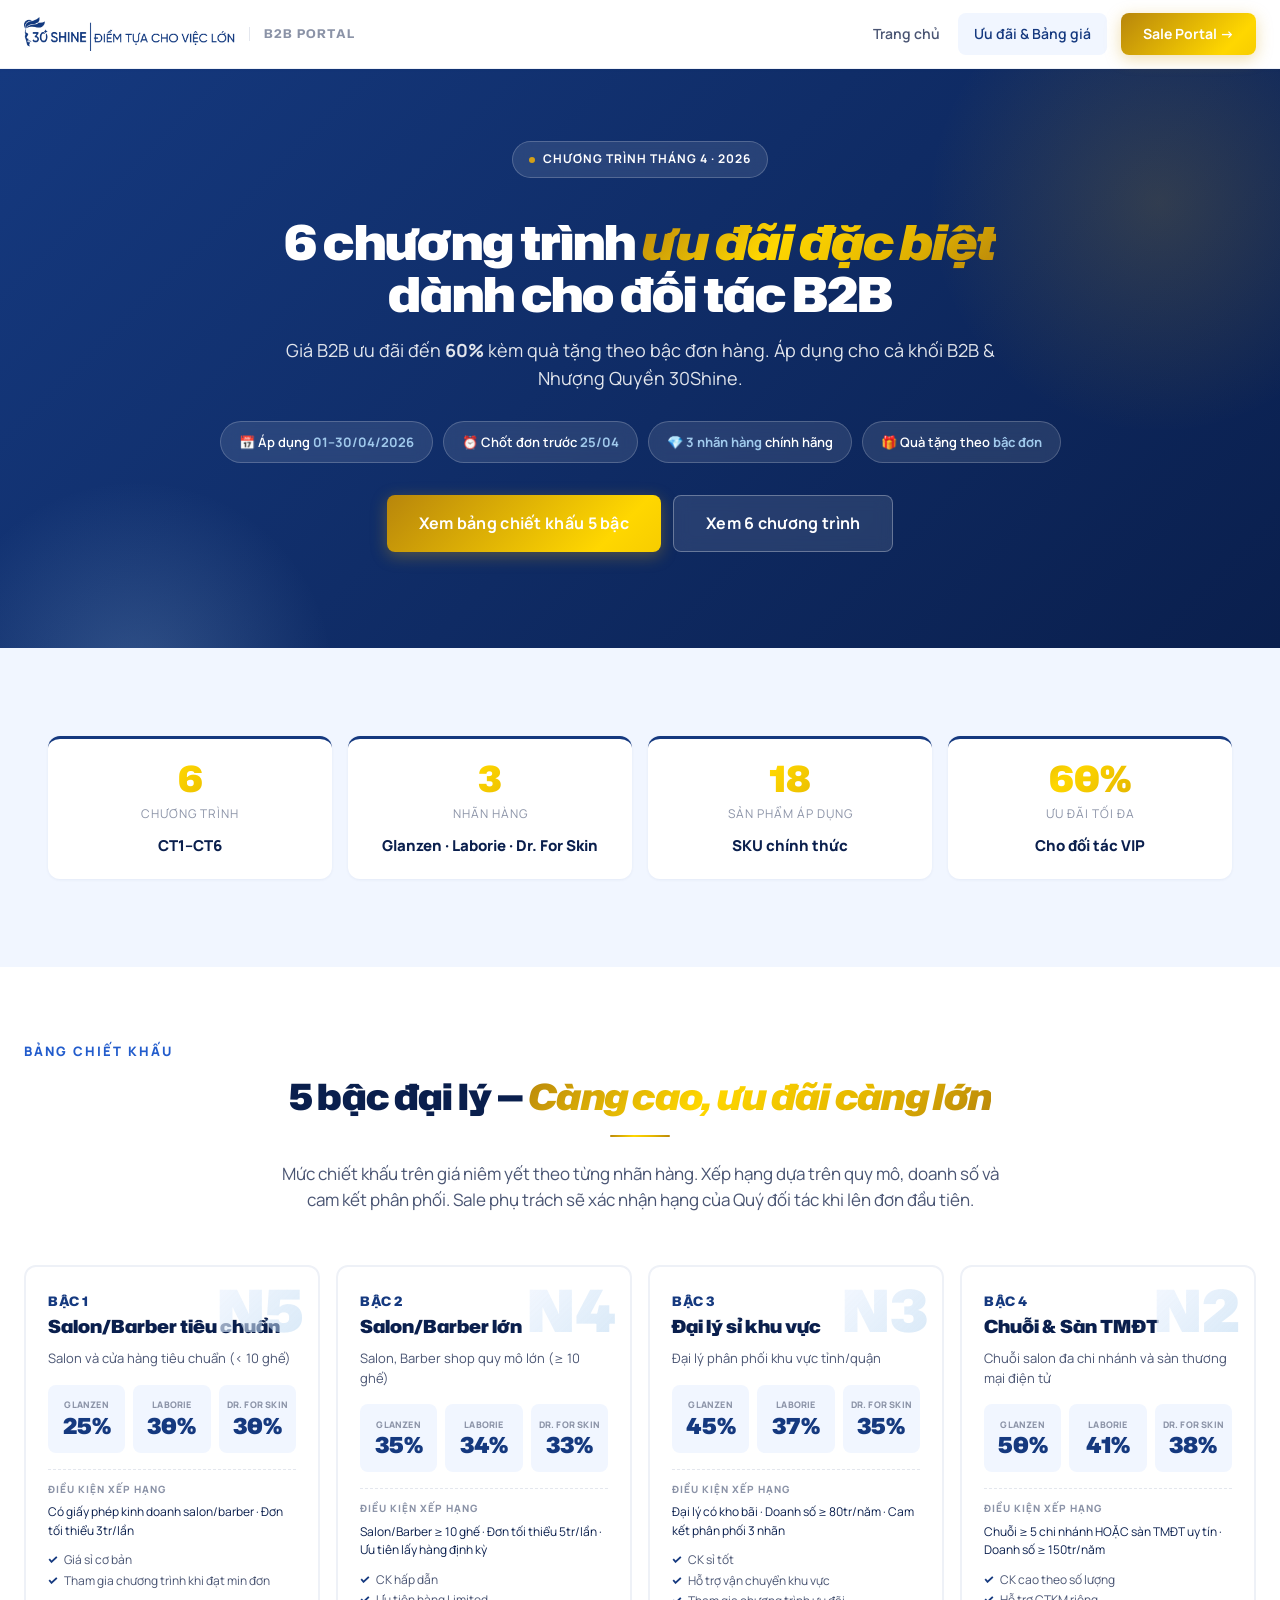
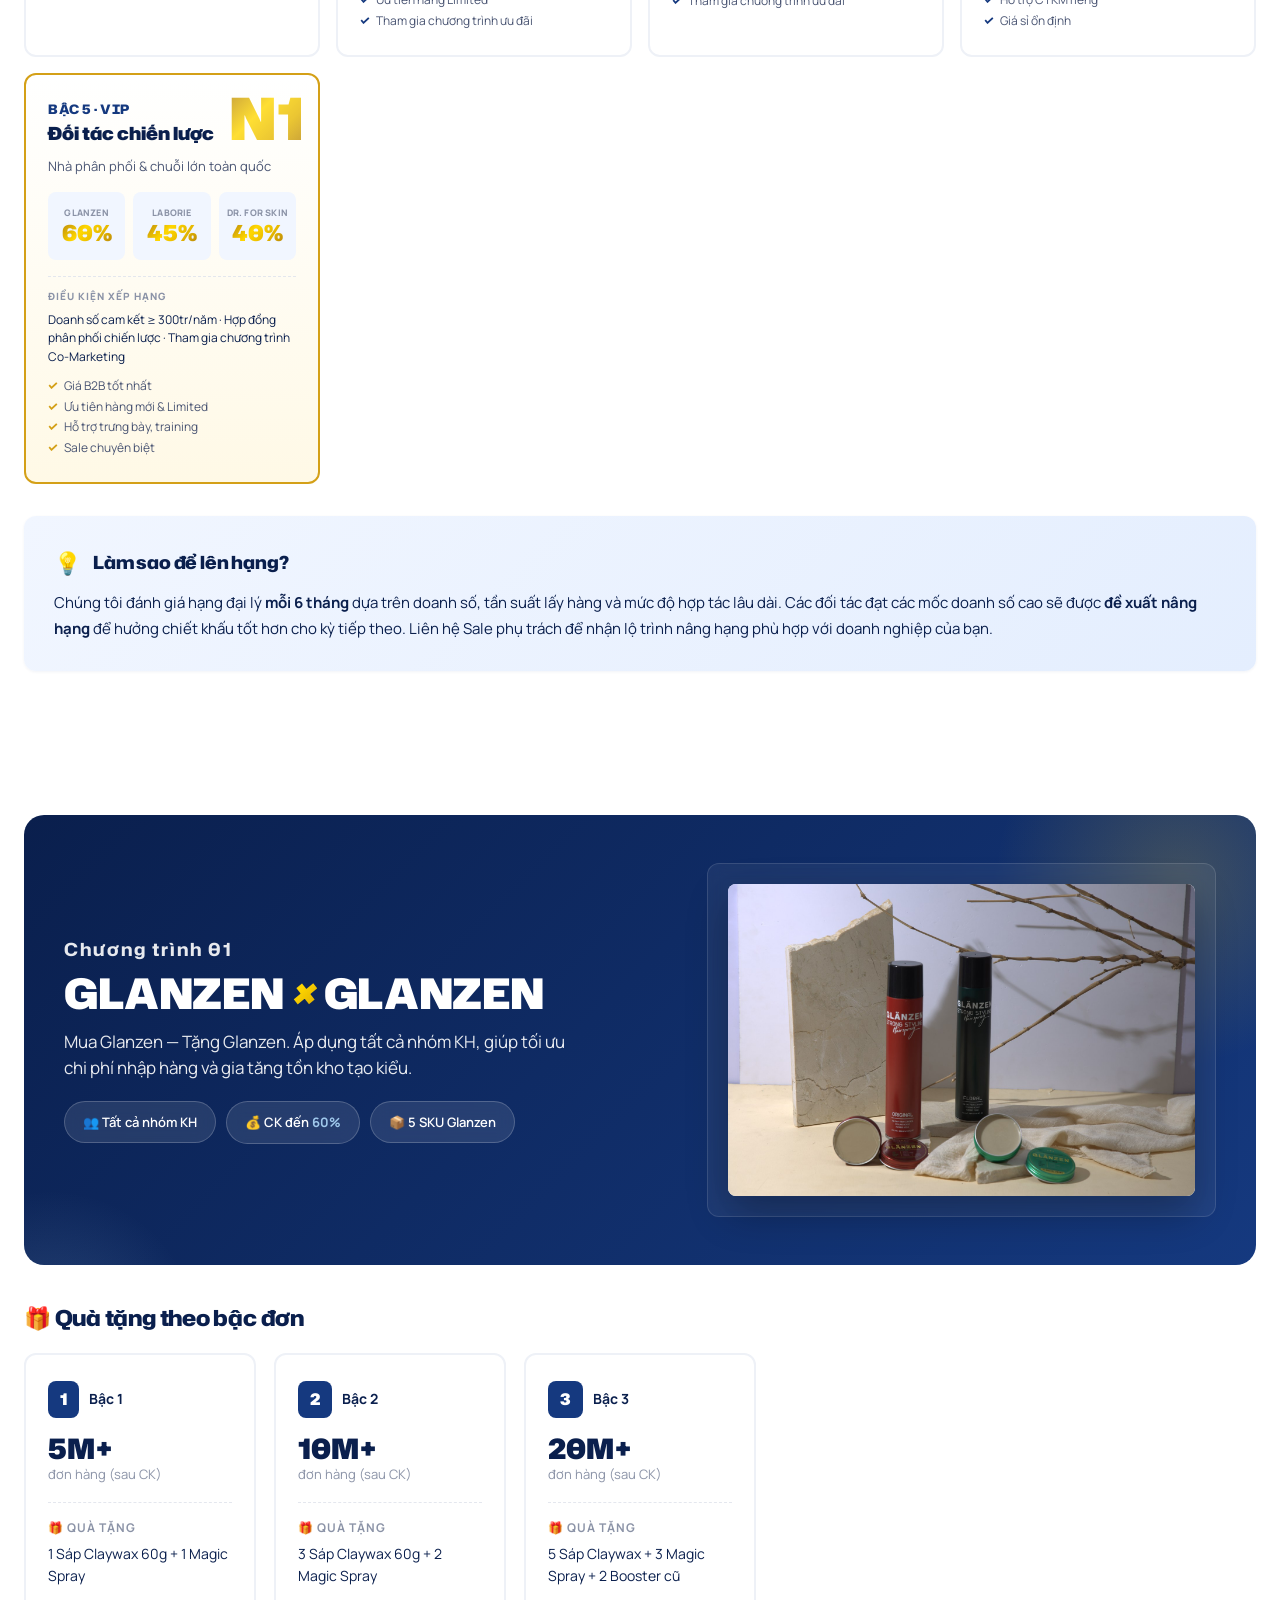
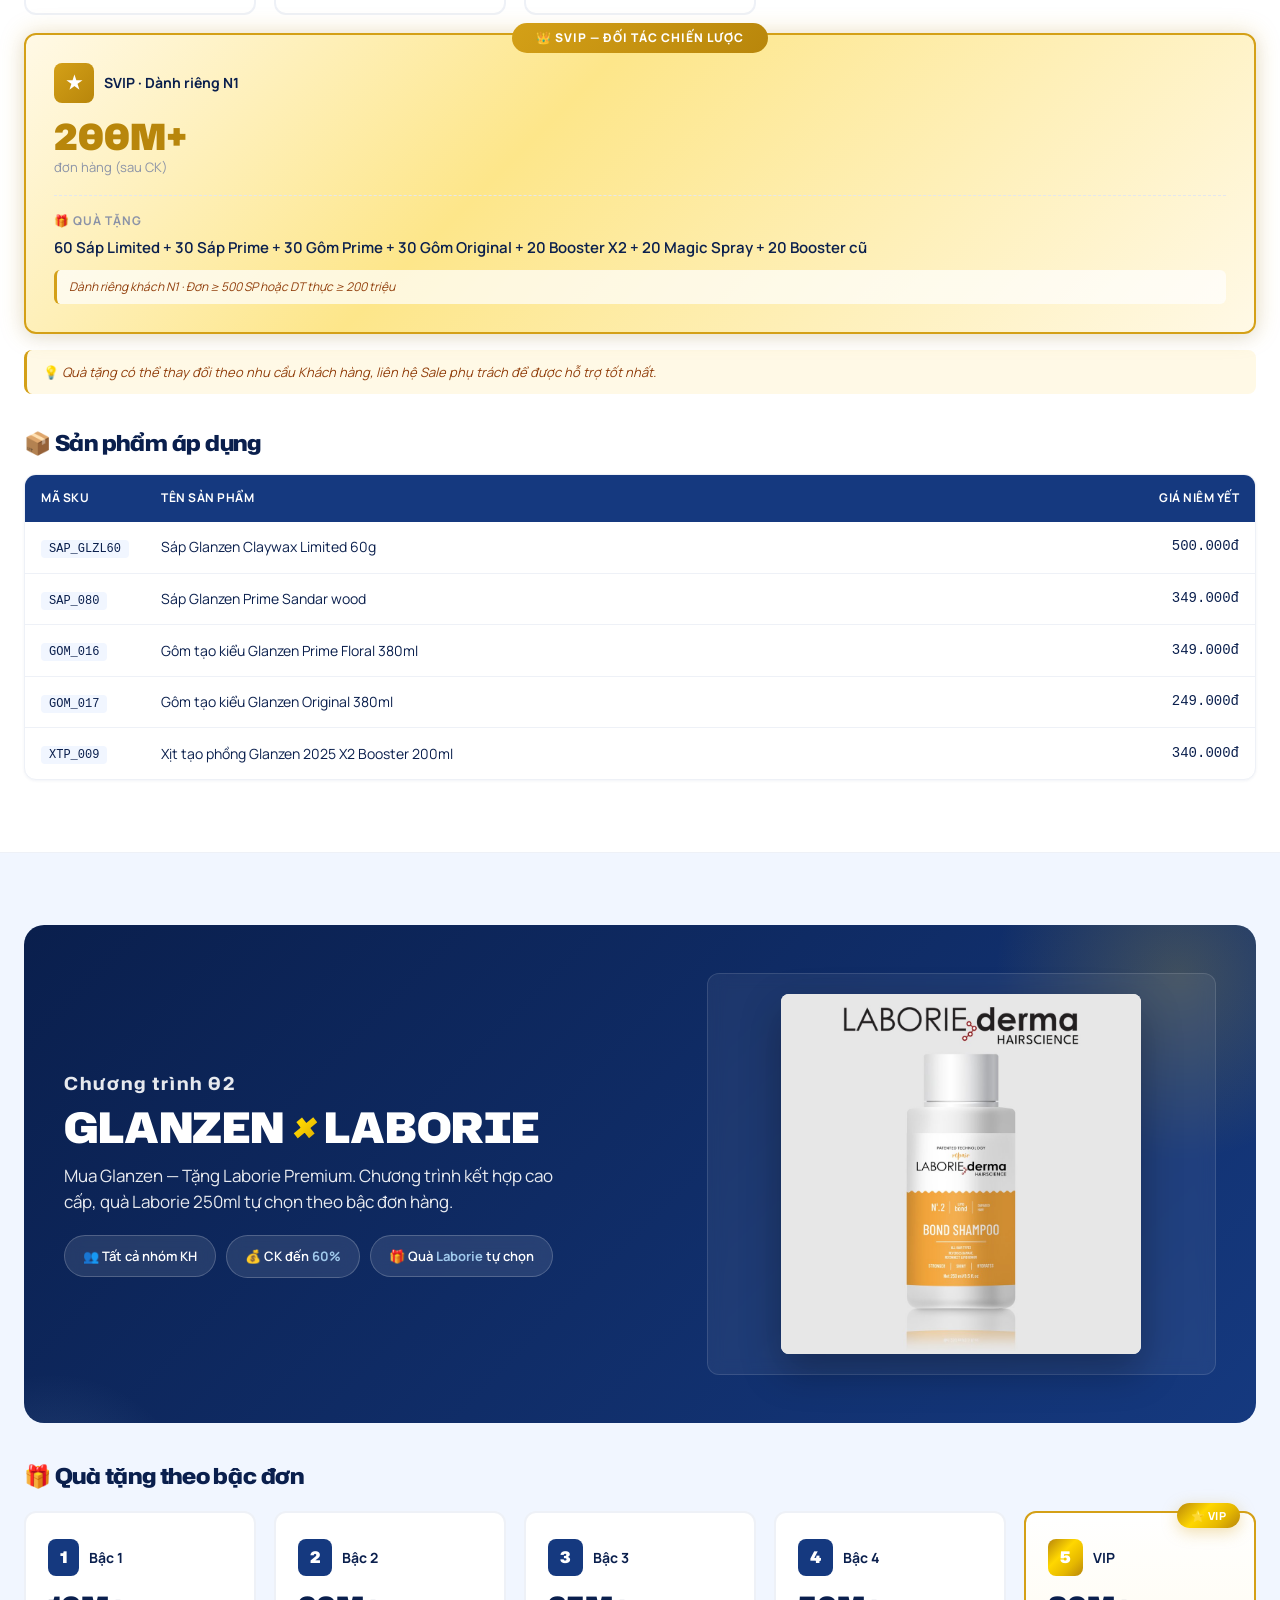
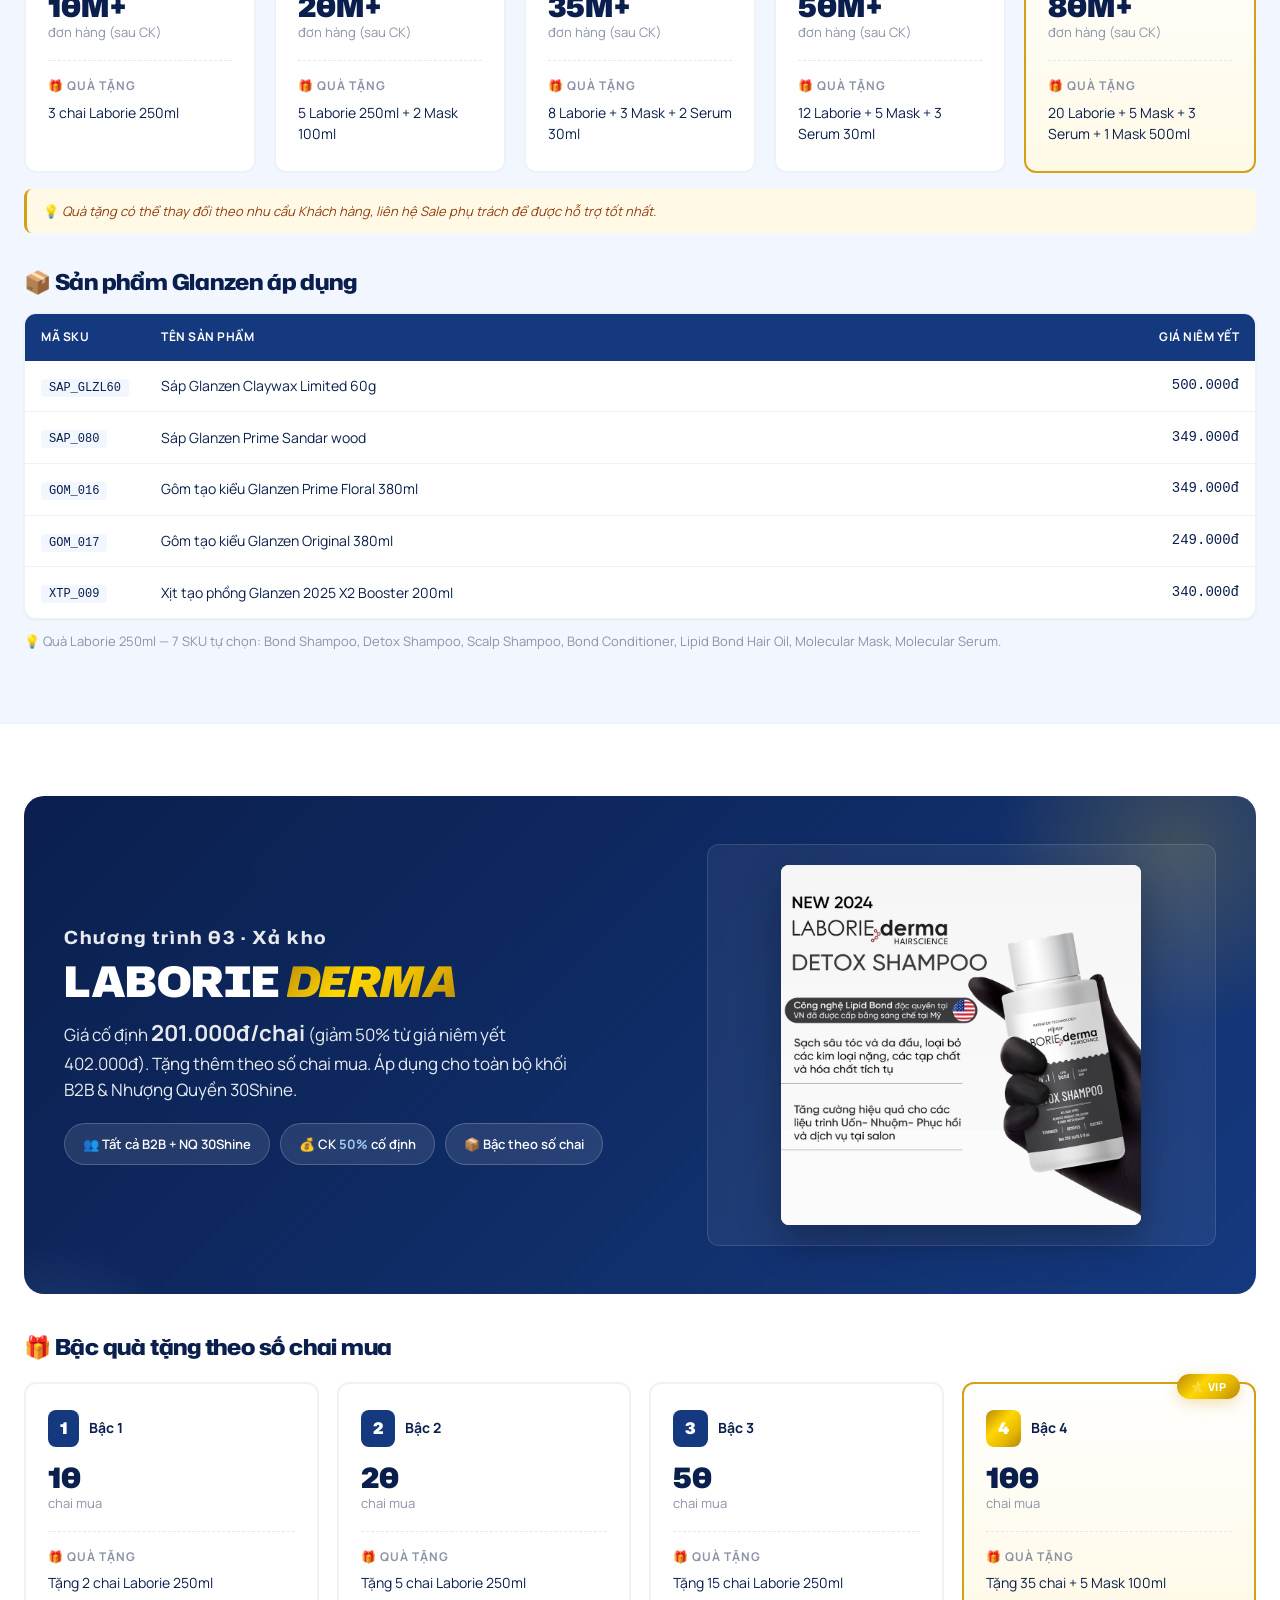
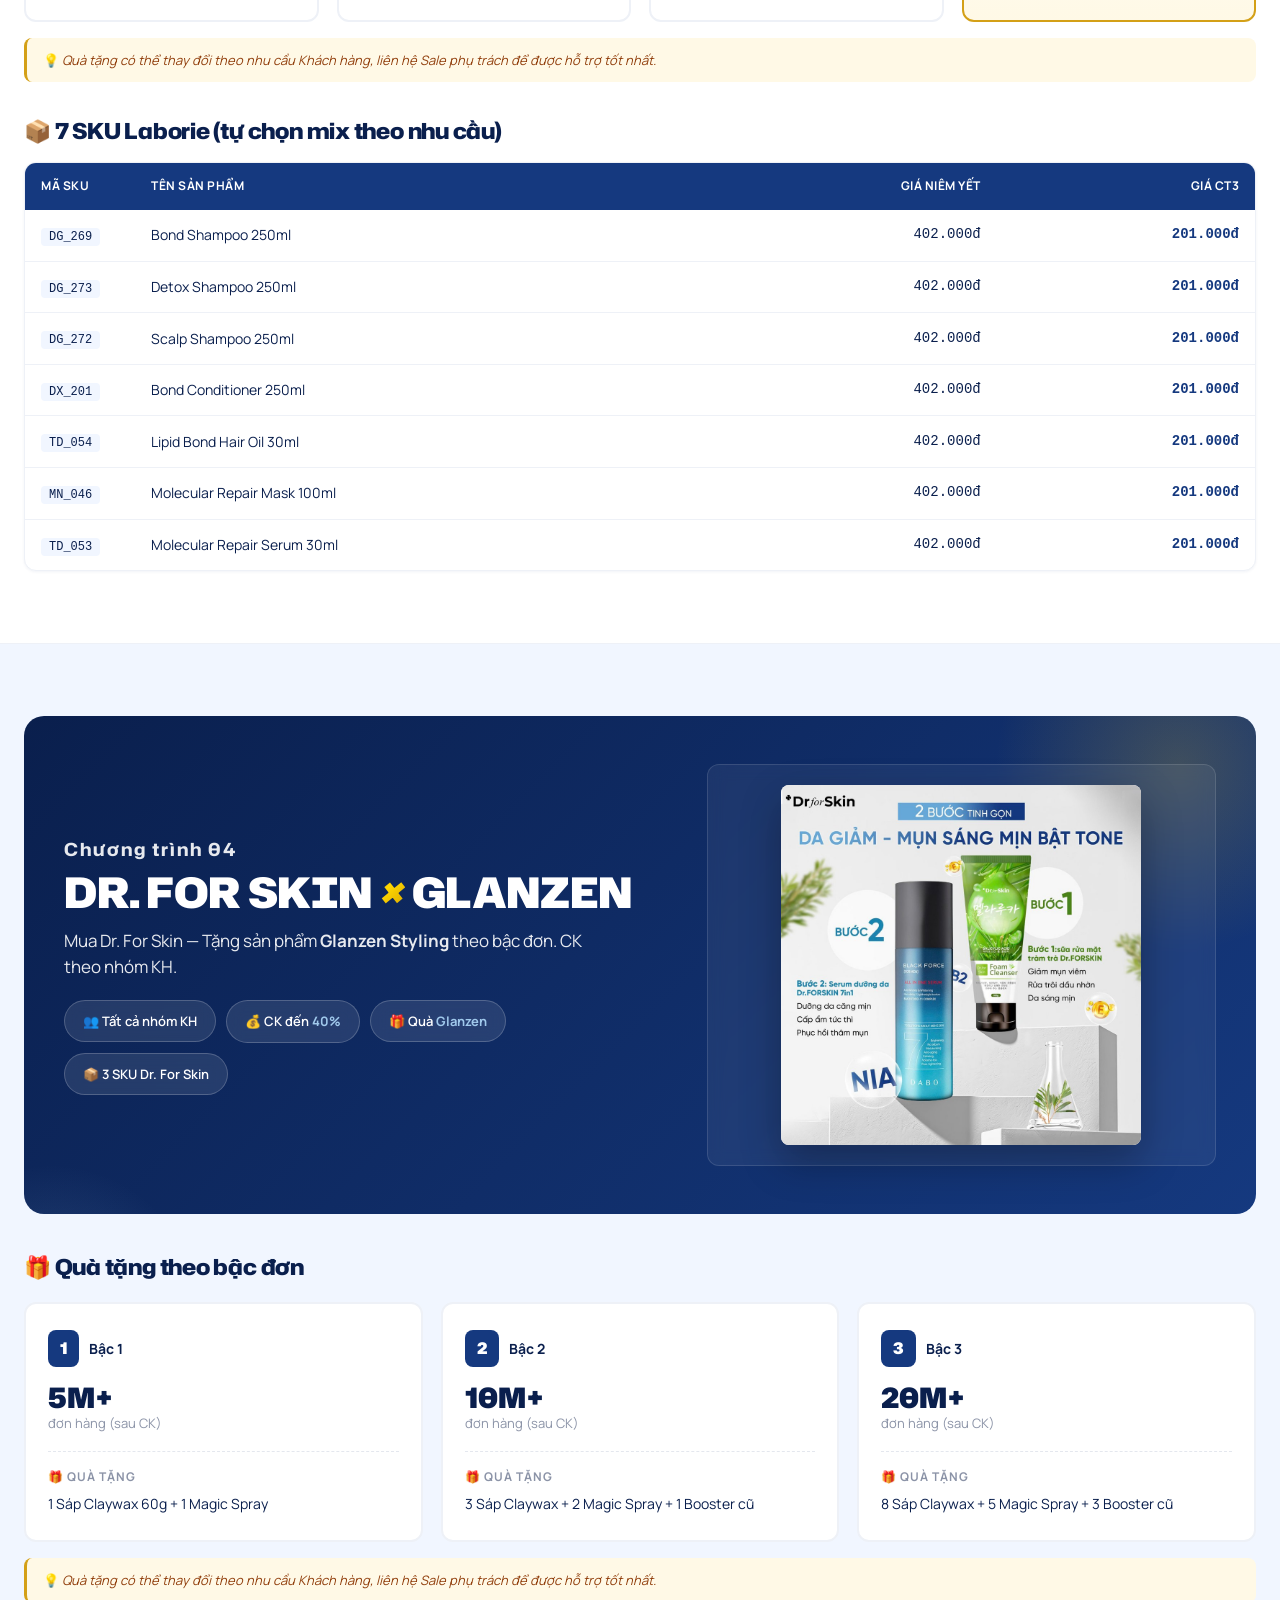
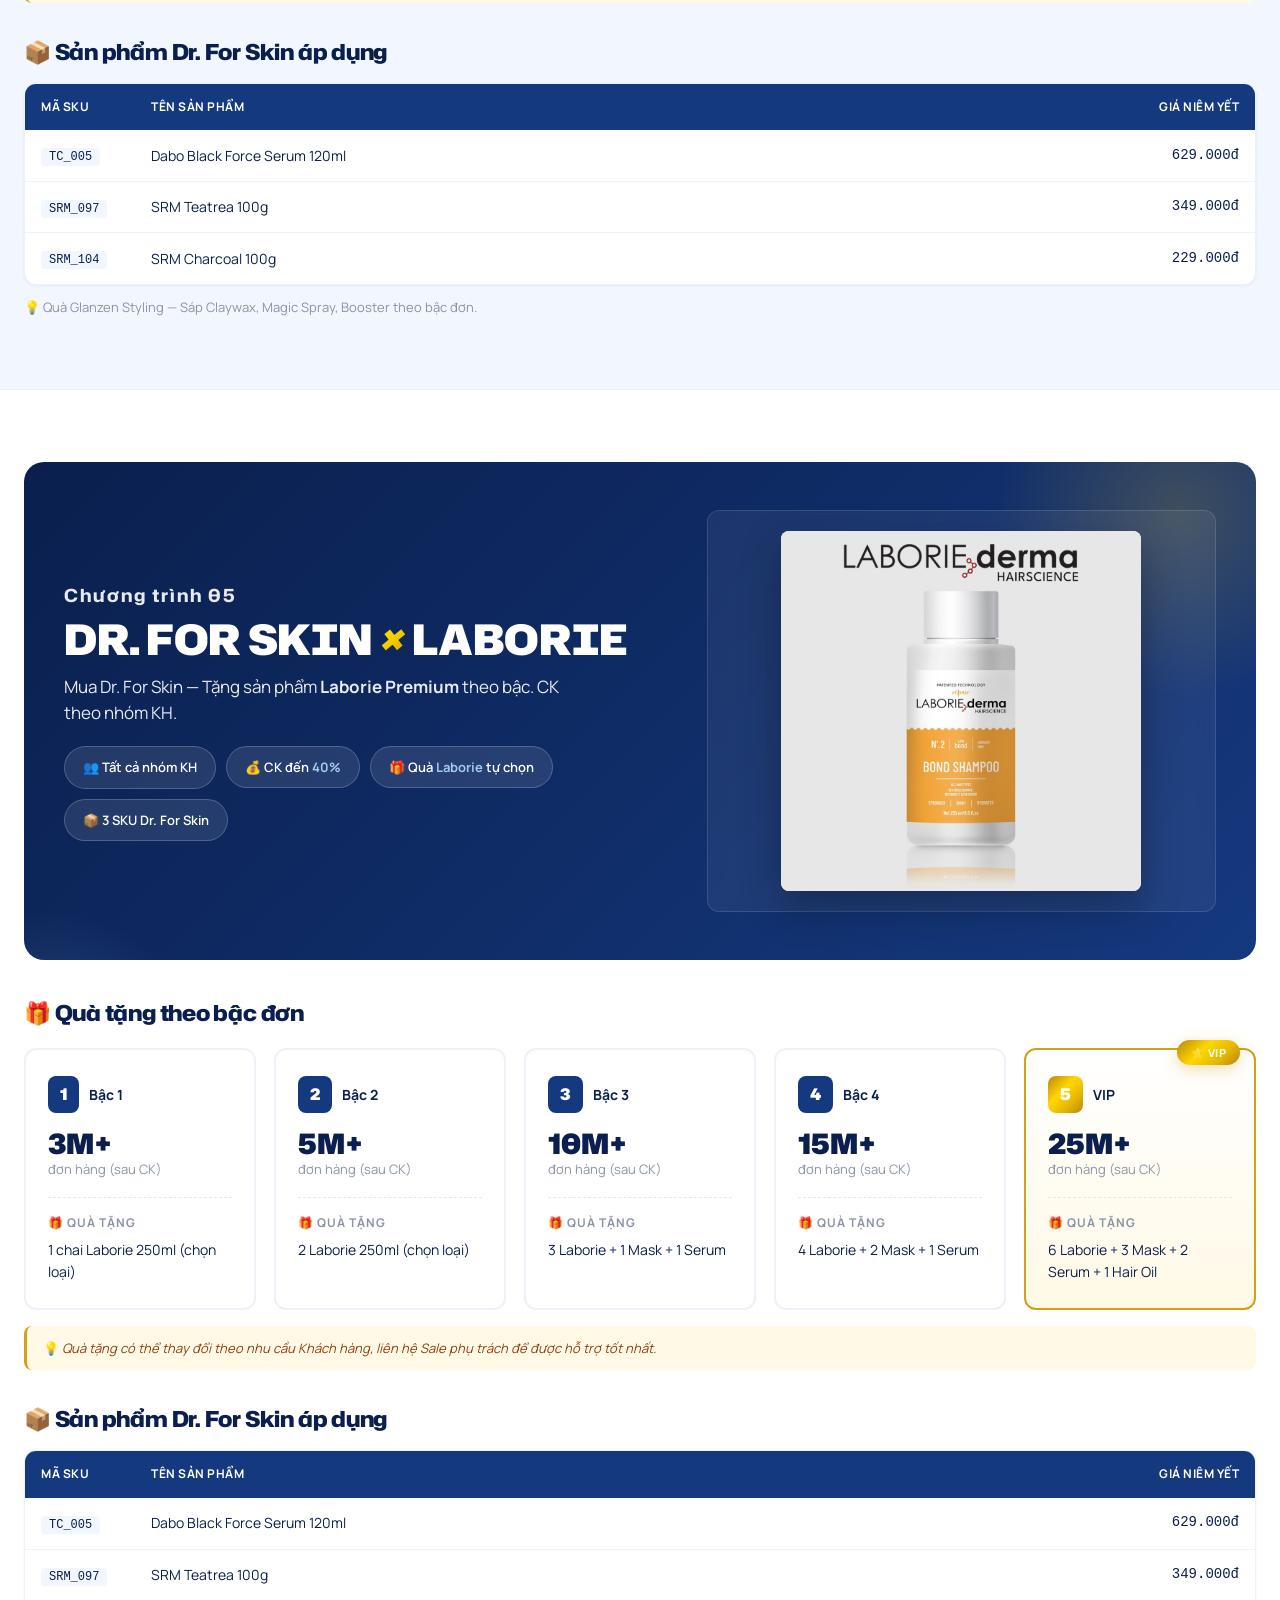
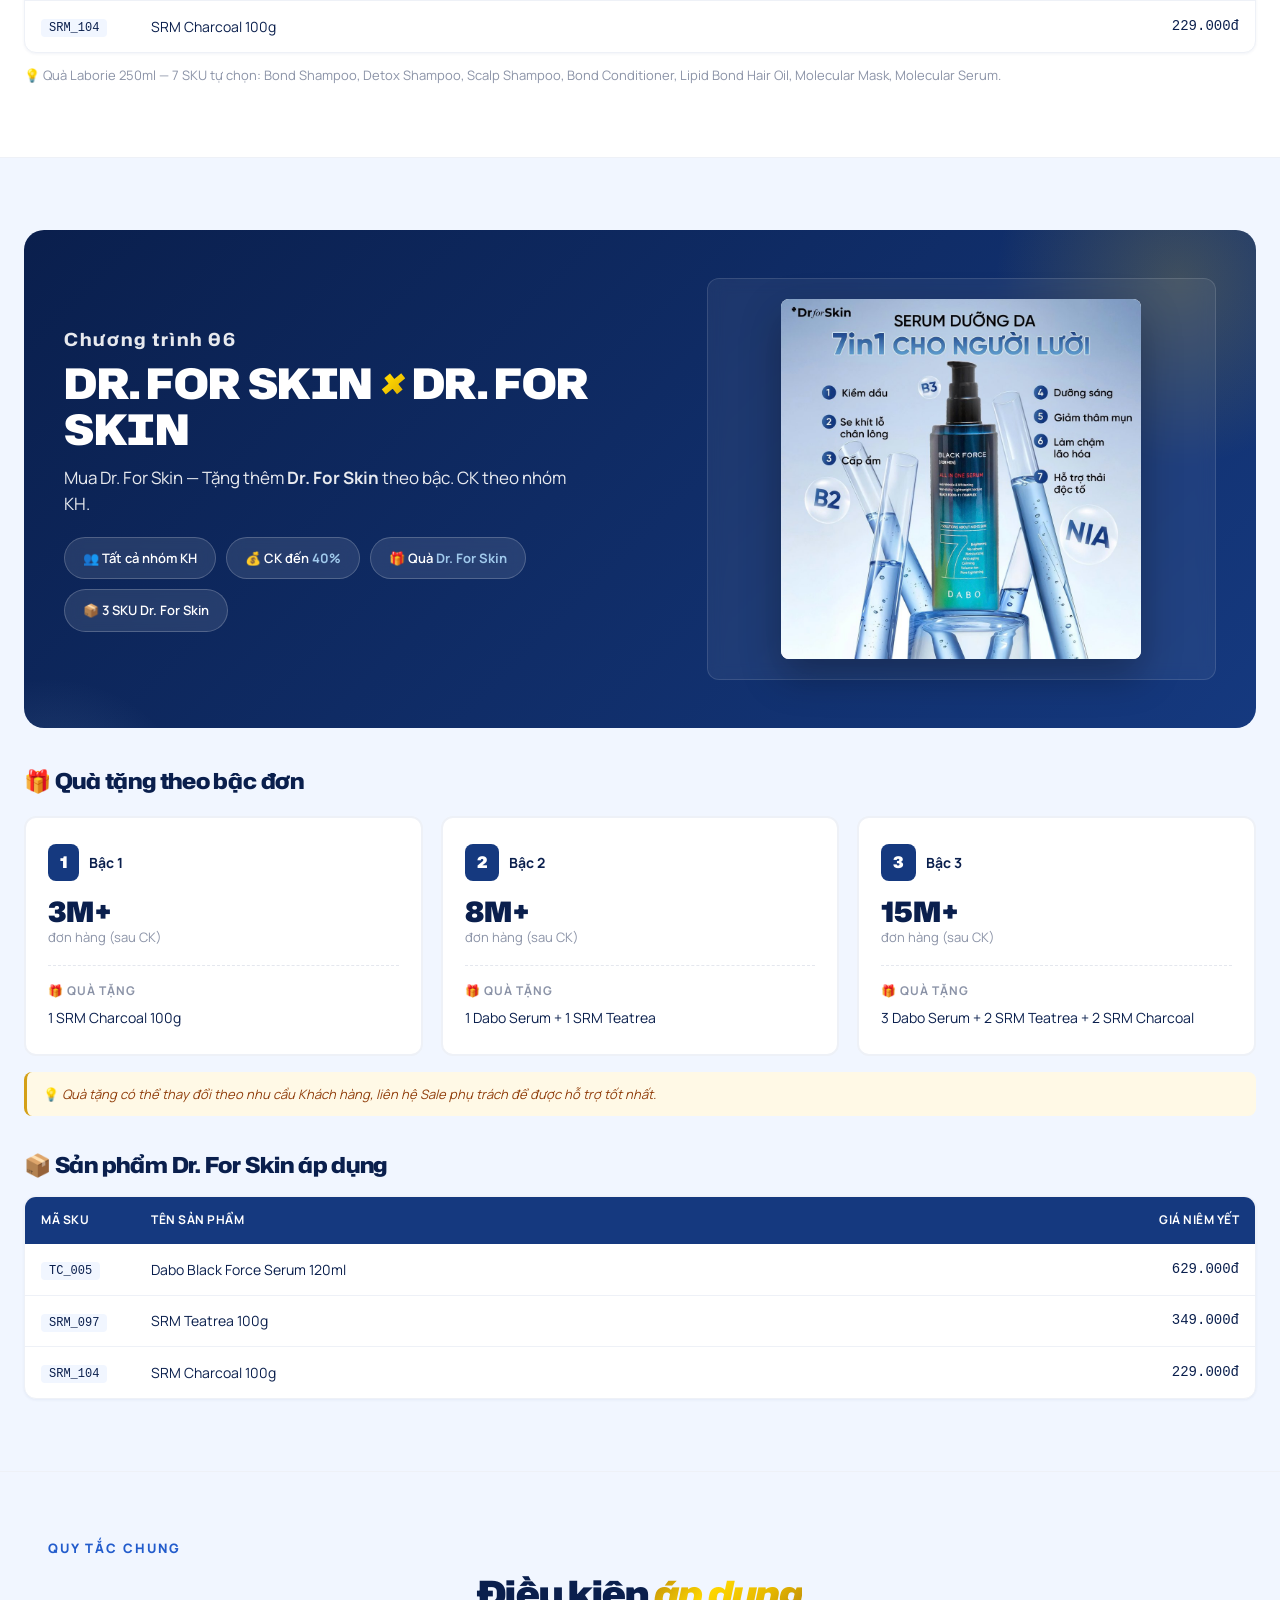
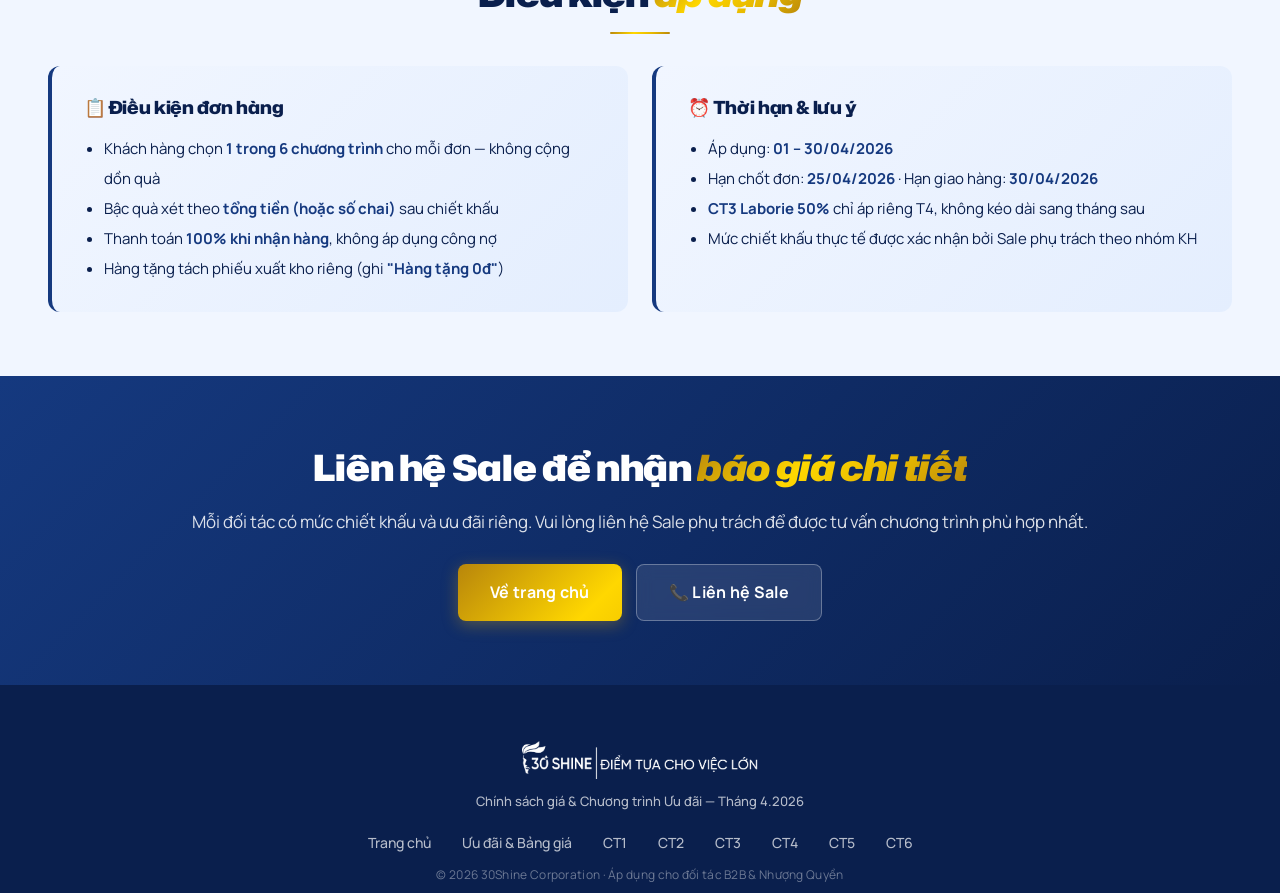
<file: uu-dai.html>
<!DOCTYPE html>
<html lang="vi">
<head>
<meta charset="UTF-8">
<link rel="icon" href="favicon.ico" type="image/x-icon">
<link rel="apple-touch-icon" href="assets/brand/favicon-180.png">
<meta name="viewport" content="width=device-width, initial-scale=1.0">
<title>Ưu đãi & Bảng giá B2B T4/2026 — 30SHINE</title>
<meta name="theme-color" content="#15397F">
<link href="https://fonts.googleapis.com/css2?family=Hubot+Sans:wght@400;700;800;900&family=Manrope:wght@400;500;600;700;800&family=Kalam:wght@400;700&display=swap" rel="stylesheet">
<link rel="stylesheet" href="assets/style.css">
<style>
/* Hero-ribbon for this page */
.page-hero {
  background: linear-gradient(135deg, var(--primary) 0%, var(--primary-dark) 100%);
  color: #fff;
  padding: 72px 24px 96px;
  position: relative; overflow: hidden;
}
.page-hero::before {
  content:''; position:absolute; top:-20%; right:-10%;
  width: 500px; height: 500px;
  background: radial-gradient(circle, rgba(212,160,23,0.18) 0%, transparent 65%);
}
.page-hero::after {
  content:''; position:absolute; bottom:-40%; left:-5%;
  width: 400px; height: 400px;
  background: radial-gradient(circle, rgba(160,201,236,0.22) 0%, transparent 70%);
}
.page-hero-inner { max-width: 1100px; margin: 0 auto; position: relative; z-index: 1; text-align: center; }
.page-hero h1 {
  font-family: var(--font-head); font-size: 48px; font-weight: 900;
  line-height: 1.1; margin: 18px 0 16px; letter-spacing: -0.02em;
}
.page-hero h1 .gold {
  background: var(--gold); -webkit-background-clip: text; background-clip: text;
  color: transparent; font-style: italic;
}
.page-hero p.lead { font-size: 18px; color: rgba(255,255,255,0.88); max-width: 720px; margin: 0 auto 28px; }
.hero-chips { display: inline-flex; gap: 10px; flex-wrap: wrap; justify-content: center; }
.hero-chip {
  background: rgba(255,255,255,0.1); backdrop-filter: blur(8px);
  border: 1px solid rgba(255,255,255,0.2);
  padding: 10px 18px; border-radius: 100px;
  font-size: 13px; font-weight: 600; color: #fff;
}
.hero-chip b { color: var(--sub-branding); }

/* Timeline / conditions */
.timeline {
  display: grid; grid-template-columns: repeat(4, 1fr); gap: 16px;
  margin: 40px 0;
}
@media (max-width: 900px) { .timeline { grid-template-columns: repeat(2, 1fr); } }
.tl-item {
  background: #fff; padding: 22px; border-radius: var(--radius);
  border-top: 3px solid var(--primary); box-shadow: var(--shadow-sm);
  text-align: center;
}
.tl-item .num {
  font-family: var(--font-head); font-weight: 900; font-size: 36px;
  background: var(--gold); -webkit-background-clip: text; background-clip: text;
  color: transparent; line-height: 1;
}
.tl-item .lbl { font-size: 12px; color: var(--text-muted); text-transform: uppercase; letter-spacing: 1px; margin-top: 8px; }
.tl-item .title { font-weight: 800; color: var(--primary-dark); margin-top: 10px; font-size: 15px; }

/* CT hero */
.ct-block { padding: 72px 0; border-bottom: 1px solid var(--border-light); }
.ct-block:last-child { border-bottom: none; }
.ct-banner {
  background: linear-gradient(135deg, var(--primary-dark) 0%, var(--primary) 100%);
  color: #fff; border-radius: var(--radius-lg);
  padding: 48px 40px; position: relative; overflow: hidden;
  display: grid; grid-template-columns: 1.2fr 1fr; gap: 32px; align-items: center;
  margin-bottom: 36px;
}
@media (max-width: 900px) { .ct-banner { grid-template-columns: 1fr; padding: 36px 28px; } }
.ct-banner::before {
  content:''; position:absolute; top:-30%; right:-10%;
  width: 400px; height: 400px;
  background: radial-gradient(circle, rgba(245,197,24,0.2) 0%, transparent 65%);
}
.ct-banner::after {
  content:''; position:absolute; bottom:-50%; left:-10%;
  width: 300px; height: 300px;
  background: radial-gradient(circle, rgba(160,201,236,0.18) 0%, transparent 70%);
}
.ct-banner-text { position: relative; z-index: 1; }
.ct-banner-num {
  font-family: var(--font-head); font-size: 18px; font-weight: 700;
  color: var(--accent-dark); letter-spacing: 2px; opacity: 0.9;
}
.ct-banner h2 {
  font-family: var(--font-head); font-size: 42px; font-weight: 900;
  line-height: 1.1; margin: 6px 0 12px;
}
.ct-banner h2 .gold {
  background: var(--gold); -webkit-background-clip: text; background-clip: text;
  color: transparent; font-style: italic;
}
.ct-banner .tagline {
  color: rgba(255,255,255,0.9); font-size: 17px; margin-bottom: 20px;
  max-width: 520px;
}
.ct-banner-chips { display: flex; gap: 10px; flex-wrap: wrap; }
.ct-banner-visual {
  position: relative; z-index: 1;
  background: rgba(255,255,255,0.06);
  backdrop-filter: blur(8px);
  border: 1px solid rgba(255,255,255,0.12);
  border-radius: var(--radius);
  padding: 20px;
  display: flex; align-items: center; justify-content: center;
  min-height: 320px;
}
.ct-banner-visual img {
  max-width: 100%; max-height: 360px;
  width: auto; height: auto;
  object-fit: contain;
  border-radius: 8px;
  box-shadow: 0 16px 40px rgba(0,0,0,0.3);
  background: #fff;
}
@media (max-width: 768px) {
  .ct-banner-visual { min-height: 240px; padding: 14px; }
  .ct-banner-visual img { max-height: 260px; }
}

/* Tier cards */
.tier-grid {
  display: grid; grid-template-columns: repeat(auto-fit, minmax(220px, 1fr));
  gap: 18px;
}
.tier-card-v2 {
  background: #fff; border: 2px solid var(--border-light);
  border-radius: var(--radius); padding: 26px 22px;
  transition: all 0.25s; position: relative;
}
.tier-card-v2:hover { transform: translateY(-4px); border-color: var(--primary); box-shadow: var(--shadow); }
.tier-card-v2.vip {
  border-color: var(--gold-solid); background: linear-gradient(180deg, #fff 0%, #FFF9E6 100%);
}
.tier-card-v2.vip::before {
  content: '⭐ VIP'; position: absolute; top: -10px; right: 14px;
  background: var(--gold); color: #fff; padding: 4px 14px;
  border-radius: 100px; font-size: 11px; font-weight: 800; letter-spacing: 0.5px;
  box-shadow: var(--shadow-gold);
}
.tier-head { display: flex; align-items: center; gap: 10px; margin-bottom: 16px; }
.tier-head .badge-num {
  background: var(--primary); color: #fff; font-family: var(--font-head);
  font-weight: 900; font-size: 16px; padding: 6px 12px; border-radius: 8px;
}
.tier-card-v2.vip .tier-head .badge-num { background: var(--gold); }

/* SVIP — gold glow, bigger, gradient background */
.tier-card-v2.svip {
  border: 2px solid #D4A017;
  background: linear-gradient(135deg, #FFF9E6 0%, #FDE68A 40%, #FFF9E6 100%);
  box-shadow: 0 0 24px rgba(212, 160, 23, 0.25), var(--shadow);
  grid-column: 1 / -1; /* full width */
  padding: 28px;
}
.tier-card-v2.svip::before {
  content: '👑 SVIP — ĐỐI TÁC CHIẾN LƯỢC'; position: absolute; top: -12px; left: 50%; transform: translateX(-50%);
  background: linear-gradient(135deg, #D4A017, #B8860B); color: #fff; padding: 6px 24px;
  border-radius: 100px; font-size: 12px; font-weight: 900; letter-spacing: 1px;
  white-space: nowrap;
}
.tier-card-v2.svip .tier-head .badge-num {
  background: linear-gradient(135deg, #D4A017, #B8860B); font-size: 18px;
}
.tier-card-v2.svip .tier-threshold-v2 { font-size: 36px; color: #B8860B; }
.tier-card-v2.svip .tier-gift-desc { font-size: 15px; font-weight: 600; }
.tier-svip-note {
  margin-top: 10px; padding: 8px 12px;
  background: rgba(255,255,255,0.7); border-radius: 6px;
  font-size: 12px; color: #92400E; font-style: italic;
  border-left: 3px solid #D4A017;
}

/* CT note box — ghi chú quà tặng */
.ct-note-box {
  margin-top: 16px; padding: 12px 16px;
  background: #FFF9E6; border-radius: var(--radius-sm);
  border-left: 3px solid #D4A017;
  font-size: 13px; color: #92400E;
}

.tier-head .badge-label { font-weight: 700; color: var(--primary-dark); font-size: 14px; }
.tier-threshold-v2 {
  font-family: var(--font-head); font-weight: 900; font-size: 28px;
  color: var(--primary-dark); line-height: 1;
}
.tier-unit { color: var(--text-muted); font-size: 13px; margin-top: 2px; }
.tier-gift-label {
  margin-top: 18px; padding-top: 16px;
  border-top: 1px dashed var(--border);
  color: var(--text-muted); font-size: 12px;
  text-transform: uppercase; letter-spacing: 1px; font-weight: 700;
}
.tier-gift-desc { color: var(--text); font-size: 14px; margin-top: 6px; line-height: 1.55; }
.tier-gift-desc b { color: var(--primary); }

/* Price table (simpler — NY giá only, no internal KH names) */
.price-section {
  background: #fff; padding: 56px 24px;
}
.price-table { font-size: 14px; }
.price-table tbody tr td:first-child { width: 110px; }

/* Group CK table */
.group-table th { font-size: 11px; }
.group-table td { padding: 12px 16px; }

/* Legal / conditions */
.terms-card {
  background: linear-gradient(135deg, #F1F6FF 0%, #E4EEFE 100%);
  border-left: 4px solid var(--primary);
  padding: 28px 32px; border-radius: var(--radius);
}
.terms-card h3 { color: var(--primary-dark); margin-bottom: 12px; font-size: 18px; }
.terms-card ul { padding-left: 20px; color: var(--text); line-height: 2; }
.terms-card ul b { color: var(--primary); }

/* CTA at bottom */
.contact-cta {
  background: linear-gradient(135deg, var(--primary) 0%, var(--primary-dark) 100%);
  color: #fff; padding: 64px 24px; text-align: center;
}
.contact-cta h2 {
  font-family: var(--font-head); font-size: 36px; font-weight: 900;
  color: #fff; margin-bottom: 14px;
}
.contact-cta h2 .gold {
  background: var(--gold); -webkit-background-clip: text; background-clip: text;
  color: transparent; font-style: italic;
}
</style>
</head>
<body>

<nav class="nav">
  <div class="nav-inner">
    <a href="index.html" class="brand-logo">
      <img src="assets/brand/mau_xanh.png" alt="30Shine" />
      <span class="brand-label">B2B Portal</span>
    </a>
    <div class="nav-links">
      <a href="index.html">Trang chủ</a>
      <a href="uu-dai.html" class="active">Ưu đãi & Bảng giá</a>
      <a href="login.html" class="nav-btn">Sale Portal →</a>
    </div>
  </div>
</nav>

<!-- HERO -->
<section class="page-hero">
  <div class="page-hero-inner">
    <span class="hero-tag"><span class="dot"></span>Chương trình Tháng 4 · 2026</span>
    <h1>6 chương trình <span class="gold">ưu đãi đặc biệt</span><br>dành cho đối tác B2B</h1>
    <p class="lead">
      Giá B2B ưu đãi đến <b>60%</b> kèm quà tặng theo bậc đơn hàng.
      Áp dụng cho cả khối B2B & Nhượng Quyền 30Shine.
    </p>
    <div class="hero-chips">
      <span class="hero-chip">📅 Áp dụng <b>01–30/04/2026</b></span>
      <span class="hero-chip">⏰ Chốt đơn trước <b>25/04</b></span>
      <span class="hero-chip">💎 <b>3 nhãn hàng</b> chính hãng</span>
      <span class="hero-chip">🎁 Quà tặng theo <b>bậc đơn</b></span>
    </div>
    <div style="margin-top:32px; display:flex; gap:12px; justify-content:center; flex-wrap:wrap;">
      <a href="#ladder" class="btn btn-primary btn-lg">Xem bảng chiết khấu 5 bậc</a>
      <a href="#ct1" class="btn btn-ghost btn-lg">Xem 6 chương trình</a>
    </div>
  </div>
</section>

<!-- Overview timeline -->
<section style="background:var(--bg-soft); padding:48px 24px;">
  <div class="container">
    <div class="timeline">
      <div class="tl-item"><div class="num">6</div><div class="lbl">Chương trình</div><div class="title">CT1–CT6</div></div>
      <div class="tl-item"><div class="num">3</div><div class="lbl">Nhãn hàng</div><div class="title">Glanzen · Laborie · Dr. For Skin</div></div>
      <div class="tl-item"><div class="num">18</div><div class="lbl">Sản phẩm áp dụng</div><div class="title">SKU chính thức</div></div>
      <div class="tl-item"><div class="num">60%</div><div class="lbl">Ưu đãi tối đa</div><div class="title">Cho đối tác VIP</div></div>
    </div>
  </div>
</section>

<!-- LADDER — 5 bậc đại lý -->
<section class="section section-white" id="ladder">
  <div class="container">
    <div class="section-head-tag" style="text-align:center;">BẢNG CHIẾT KHẤU</div>
    <h2 class="section-title">5 bậc đại lý — <span class="gold">Càng cao, ưu đãi càng lớn</span></h2>
    <div class="divider-gold"></div>
    <p class="section-sub">Mức chiết khấu trên giá niêm yết theo từng nhãn hàng. Xếp hạng dựa trên quy mô, doanh số và cam kết phân phối. Sale phụ trách sẽ xác nhận hạng của Quý đối tác khi lên đơn đầu tiên.</p>

    <div class="ck-ladder" id="ckLadder"></div>

    <div class="card mt-32" style="background:linear-gradient(135deg, #F1F6FF 0%, #E4EEFE 100%); border:none;">
      <div style="display:flex; align-items:center; gap:12px; margin-bottom:10px;">
        <span style="font-size:22px;">💡</span>
        <h3 style="color:var(--primary-dark); margin:0; font-size:18px;">Làm sao để lên hạng?</h3>
      </div>
      <p style="color:var(--text); line-height:1.7;">
        Chúng tôi đánh giá hạng đại lý <b>mỗi 6 tháng</b> dựa trên doanh số, tần suất lấy hàng và mức độ hợp tác lâu dài.
        Các đối tác đạt các mốc doanh số cao sẽ được <b>đề xuất nâng hạng</b> để hưởng chiết khấu tốt hơn cho kỳ tiếp theo.
        Liên hệ Sale phụ trách để nhận lộ trình nâng hạng phù hợp với doanh nghiệp của bạn.
      </p>
    </div>
  </div>
</section>

<!-- CT1 -->
<section class="ct-block section-white" id="ct1">
  <div class="container">
    <div class="ct-banner">
      <div class="ct-banner-text">
        <div class="ct-banner-num">Chương trình 01</div>
        <h2>GLANZEN <span class="gold">×</span> GLANZEN</h2>
        <p class="tagline">Mua Glanzen — Tặng Glanzen. Áp dụng tất cả nhóm KH, giúp tối ưu chi phí nhập hàng và gia tăng tồn kho tạo kiểu.</p>
        <div class="ct-banner-chips">
          <span class="hero-chip">👥 Tất cả nhóm KH</span>
          <span class="hero-chip">💰 CK đến <b>60%</b></span>
          <span class="hero-chip">📦 5 SKU Glanzen</span>
        </div>
      </div>
      <div class="ct-banner-visual">
        <img src="assets/brand/products/glanzen_styling_hero.jpg" alt="Glanzen Strong Styling — Sáp & Hairspray cao cấp">
      </div>
    </div>

    <h3 style="font-family:var(--font-head); font-size:22px; color:var(--primary-dark); margin-bottom:18px;">🎁 Quà tặng theo bậc đơn</h3>
    <div class="tier-grid" id="ct1-tiers"></div>

    <div class="mt-32">
      <h3 style="font-family:var(--font-head); font-size:22px; color:var(--primary-dark); margin-bottom:14px;">📦 Sản phẩm áp dụng</h3>
      <div class="table-wrap">
        <table class="price-table"><thead><tr>
          <th>Mã SKU</th><th>Tên sản phẩm</th><th class="num">Giá niêm yết</th>
        </tr></thead><tbody id="ct1-skus"></tbody></table>
      </div>
    </div>
  </div>
</section>

<!-- CT2 -->
<section class="ct-block" id="ct2" style="background:var(--bg-soft);">
  <div class="container">
    <div class="ct-banner">
      <div class="ct-banner-text">
        <div class="ct-banner-num">Chương trình 02</div>
        <h2>GLANZEN <span class="gold">×</span> LABORIE</h2>
        <p class="tagline">Mua Glanzen — Tặng Laborie Premium. Chương trình kết hợp cao cấp, quà Laborie 250ml tự chọn theo bậc đơn hàng.</p>
        <div class="ct-banner-chips">
          <span class="hero-chip">👥 Tất cả nhóm KH</span>
          <span class="hero-chip">💰 CK đến <b>60%</b></span>
          <span class="hero-chip">🎁 Quà <b>Laborie</b> tự chọn</span>
        </div>
      </div>
      <div class="ct-banner-visual">
        <img src="assets/brand/products/laborie_bond_shampoo.jpg" alt="Laborie Bond Shampoo — Quà tặng cao cấp">
      </div>
    </div>

    <h3 style="font-family:var(--font-head); font-size:22px; color:var(--primary-dark); margin-bottom:18px;">🎁 Quà tặng theo bậc đơn</h3>
    <div class="tier-grid" id="ct2-tiers"></div>

    <div class="mt-32">
      <h3 style="font-family:var(--font-head); font-size:22px; color:var(--primary-dark); margin-bottom:14px;">📦 Sản phẩm Glanzen áp dụng</h3>
      <div class="table-wrap">
        <table class="price-table"><thead><tr>
          <th>Mã SKU</th><th>Tên sản phẩm</th><th class="num">Giá niêm yết</th>
        </tr></thead><tbody id="ct2-skus"></tbody></table>
      </div>
      <p class="text-muted mt-12" style="font-size:13px;">💡 Quà Laborie 250ml — 7 SKU tự chọn: Bond Shampoo, Detox Shampoo, Scalp Shampoo, Bond Conditioner, Lipid Bond Hair Oil, Molecular Mask, Molecular Serum.</p>
    </div>
  </div>
</section>

<!-- CT3 -->
<section class="ct-block section-white" id="ct3">
  <div class="container">
    <div class="ct-banner">
      <div class="ct-banner-text">
        <div class="ct-banner-num">Chương trình 03 · Xả kho</div>
        <h2>LABORIE <span class="gold">DERMA</span></h2>
        <p class="tagline">Giá cố định <b style="color:var(--accent);font-size:22px;">201.000đ/chai</b> (giảm 50% từ giá niêm yết 402.000đ). Tặng thêm theo số chai mua. Áp dụng cho toàn bộ khối B2B & Nhượng Quyền 30Shine.</p>
        <div class="ct-banner-chips">
          <span class="hero-chip">👥 Tất cả B2B + NQ 30Shine</span>
          <span class="hero-chip">💰 CK <b>50%</b> cố định</span>
          <span class="hero-chip">📦 Bậc theo số chai</span>
        </div>
      </div>
      <div class="ct-banner-visual">
        <img src="assets/brand/products/laborie_detox_shampoo.jpg" alt="Laborie Detox Shampoo — Xả kho ưu đãi 50%">
      </div>
    </div>

    <h3 style="font-family:var(--font-head); font-size:22px; color:var(--primary-dark); margin-bottom:18px;">🎁 Bậc quà tặng theo số chai mua</h3>
    <div class="tier-grid" id="ct3-tiers"></div>

    <div class="mt-32">
      <h3 style="font-family:var(--font-head); font-size:22px; color:var(--primary-dark); margin-bottom:14px;">📦 7 SKU Laborie (tự chọn mix theo nhu cầu)</h3>
      <div class="table-wrap">
        <table class="price-table"><thead><tr>
          <th>Mã SKU</th><th>Tên sản phẩm</th><th class="num">Giá niêm yết</th><th class="num">Giá CT3</th>
        </tr></thead><tbody id="ct3-skus"></tbody></table>
      </div>
    </div>
  </div>
</section>

<!-- CT4 -->
<section class="ct-block" id="ct4" style="background:var(--bg-soft);">
  <div class="container">
    <div class="ct-banner">
      <div class="ct-banner-text">
        <div class="ct-banner-num">Chương trình 04</div>
        <h2>DR. FOR SKIN <span class="gold">×</span> GLANZEN</h2>
        <p class="tagline">Mua Dr. For Skin — Tặng sản phẩm <b>Glanzen Styling</b> theo bậc đơn. CK theo nhóm KH.</p>
        <div class="ct-banner-chips">
          <span class="hero-chip">👥 Tất cả nhóm KH</span>
          <span class="hero-chip">💰 CK đến <b>40%</b></span>
          <span class="hero-chip">🎁 Quà <b>Glanzen</b></span>
          <span class="hero-chip">📦 3 SKU Dr. For Skin</span>
        </div>
      </div>
      <div class="ct-banner-visual">
        <img src="assets/brand/products/drfs_dabo_combo.jpg" alt="Dr. For Skin — Dabo Serum & SRM combo">
      </div>
    </div>

    <h3 style="font-family:var(--font-head); font-size:22px; color:var(--primary-dark); margin-bottom:18px;">🎁 Quà tặng theo bậc đơn</h3>
    <div class="tier-grid" id="ct4-tiers"></div>

    <div class="mt-32">
      <h3 style="font-family:var(--font-head); font-size:22px; color:var(--primary-dark); margin-bottom:14px;">📦 Sản phẩm Dr. For Skin áp dụng</h3>
      <div class="table-wrap">
        <table class="price-table"><thead><tr>
          <th>Mã SKU</th><th>Tên sản phẩm</th><th class="num">Giá niêm yết</th>
        </tr></thead><tbody id="ct4-skus"></tbody></table>
      </div>
      <p class="text-muted mt-12" style="font-size:13px;">💡 Quà Glanzen Styling — Sáp Claywax, Magic Spray, Booster theo bậc đơn.</p>
    </div>
  </div>
</section>

<!-- CT5 -->
<section class="ct-block section-white" id="ct5">
  <div class="container">
    <div class="ct-banner">
      <div class="ct-banner-text">
        <div class="ct-banner-num">Chương trình 05</div>
        <h2>DR. FOR SKIN <span class="gold">×</span> LABORIE</h2>
        <p class="tagline">Mua Dr. For Skin — Tặng sản phẩm <b>Laborie Premium</b> theo bậc. CK theo nhóm KH.</p>
        <div class="ct-banner-chips">
          <span class="hero-chip">👥 Tất cả nhóm KH</span>
          <span class="hero-chip">💰 CK đến <b>40%</b></span>
          <span class="hero-chip">🎁 Quà <b>Laborie</b> tự chọn</span>
          <span class="hero-chip">📦 3 SKU Dr. For Skin</span>
        </div>
      </div>
      <div class="ct-banner-visual">
        <img src="assets/brand/products/laborie_bond_shampoo.jpg" alt="Laborie Premium — Quà tặng CT5">
      </div>
    </div>

    <h3 style="font-family:var(--font-head); font-size:22px; color:var(--primary-dark); margin-bottom:18px;">🎁 Quà tặng theo bậc đơn</h3>
    <div class="tier-grid" id="ct5-tiers"></div>

    <div class="mt-32">
      <h3 style="font-family:var(--font-head); font-size:22px; color:var(--primary-dark); margin-bottom:14px;">📦 Sản phẩm Dr. For Skin áp dụng</h3>
      <div class="table-wrap">
        <table class="price-table"><thead><tr>
          <th>Mã SKU</th><th>Tên sản phẩm</th><th class="num">Giá niêm yết</th>
        </tr></thead><tbody id="ct5-skus"></tbody></table>
      </div>
      <p class="text-muted mt-12" style="font-size:13px;">💡 Quà Laborie 250ml — 7 SKU tự chọn: Bond Shampoo, Detox Shampoo, Scalp Shampoo, Bond Conditioner, Lipid Bond Hair Oil, Molecular Mask, Molecular Serum.</p>
    </div>
  </div>
</section>

<!-- CT6 -->
<section class="ct-block" id="ct6" style="background:var(--bg-soft);">
  <div class="container">
    <div class="ct-banner">
      <div class="ct-banner-text">
        <div class="ct-banner-num">Chương trình 06</div>
        <h2>DR. FOR SKIN <span class="gold">×</span> DR. FOR SKIN</h2>
        <p class="tagline">Mua Dr. For Skin — Tặng thêm <b>Dr. For Skin</b> theo bậc. CK theo nhóm KH.</p>
        <div class="ct-banner-chips">
          <span class="hero-chip">👥 Tất cả nhóm KH</span>
          <span class="hero-chip">💰 CK đến <b>40%</b></span>
          <span class="hero-chip">🎁 Quà <b>Dr. For Skin</b></span>
          <span class="hero-chip">📦 3 SKU Dr. For Skin</span>
        </div>
      </div>
      <div class="ct-banner-visual">
        <img src="assets/brand/products/drfs_serum_7in1.jpg" alt="Dr. For Skin Serum — Quà tặng CT6">
      </div>
    </div>

    <h3 style="font-family:var(--font-head); font-size:22px; color:var(--primary-dark); margin-bottom:18px;">🎁 Quà tặng theo bậc đơn</h3>
    <div class="tier-grid" id="ct6-tiers"></div>

    <div class="mt-32">
      <h3 style="font-family:var(--font-head); font-size:22px; color:var(--primary-dark); margin-bottom:14px;">📦 Sản phẩm Dr. For Skin áp dụng</h3>
      <div class="table-wrap">
        <table class="price-table"><thead><tr>
          <th>Mã SKU</th><th>Tên sản phẩm</th><th class="num">Giá niêm yết</th>
        </tr></thead><tbody id="ct6-skus"></tbody></table>
      </div>
    </div>
  </div>
</section>

<!-- Điều kiện chung -->
<section style="background:var(--bg-soft); padding:64px 24px;">
  <div class="container">
    <div class="section-head-tag" style="text-align:center;">QUY TẮC CHUNG</div>
    <h2 class="section-title">Điều kiện <span class="gold">áp dụng</span></h2>
    <div class="divider-gold"></div>

    <div class="grid grid-2 mt-32">
      <div class="terms-card">
        <h3>📋 Điều kiện đơn hàng</h3>
        <ul>
          <li>Khách hàng chọn <b>1 trong 6 chương trình</b> cho mỗi đơn — không cộng dồn quà</li>
          <li>Bậc quà xét theo <b>tổng tiền (hoặc số chai)</b> sau chiết khấu</li>
          <li>Thanh toán <b>100% khi nhận hàng</b>, không áp dụng công nợ</li>
          <li>Hàng tặng tách phiếu xuất kho riêng (ghi <b>"Hàng tặng 0đ"</b>)</li>
        </ul>
      </div>
      <div class="terms-card">
        <h3>⏰ Thời hạn & lưu ý</h3>
        <ul>
          <li>Áp dụng: <b>01 – 30/04/2026</b></li>
          <li>Hạn chốt đơn: <b>25/04/2026</b> · Hạn giao hàng: <b>30/04/2026</b></li>
          <li><b>CT3 Laborie 50%</b> chỉ áp riêng T4, không kéo dài sang tháng sau</li>
          <li>Mức chiết khấu thực tế được xác nhận bởi Sale phụ trách theo nhóm KH</li>
        </ul>
      </div>
    </div>
  </div>
</section>

<!-- CTA liên hệ -->
<section class="contact-cta">
  <div class="container-narrow">
    <h2>Liên hệ Sale để nhận <span class="gold">báo giá chi tiết</span></h2>
    <p style="color:rgba(255,255,255,0.85); font-size:17px; margin-bottom:28px;">
      Mỗi đối tác có mức chiết khấu và ưu đãi riêng. Vui lòng liên hệ Sale phụ trách để được tư vấn chương trình phù hợp nhất.
    </p>
    <div style="display:flex; gap:14px; justify-content:center; flex-wrap:wrap;">
      <a href="index.html" class="btn btn-primary btn-lg">Về trang chủ</a>
      <a href="#" class="btn btn-ghost btn-lg" onclick="alert('Liên hệ Sale phụ trách của bạn hoặc email: sale-b2b@30shine.com'); return false;">📞 Liên hệ Sale</a>
    </div>
  </div>
</section>

<footer class="footer">
  <div class="footer-brand"><a href="index.html" class="brand-logo-footer"><img src="assets/brand/mau_trang.png" alt="30Shine"/></a></div>
  <div style="font-size:13px; font-weight:500;">Chính sách giá & Chương trình Ưu đãi — Tháng 4.2026</div>
  <div class="footer-links">
    <a href="index.html">Trang chủ</a>
    <a href="uu-dai.html">Ưu đãi & Bảng giá</a>
    <a href="#ct1">CT1</a>
    <a href="#ct2">CT2</a>
    <a href="#ct3">CT3</a>
    <a href="#ct4">CT4</a>
    <a href="#ct5">CT5</a>
    <a href="#ct6">CT6</a>
  </div>
  <div class="footer-copy">© 2026 30Shine Corporation · Áp dụng cho đối tác B2B & Nhượng Quyền</div>
</footer>

<script src="assets/data.js"></script>
<script>
function renderTiers(ct_id, container_id) {
  const ct = PROGRAMS[ct_id];
  const c = document.getElementById(container_id);
  c.innerHTML = ct.tiers.map((t, i) => {
    const isVip = t.ten === 'VIP' || (ct_id === 'CT3' && i === ct.tiers.length - 1);
    const isSvip = !!t.svip;
    const cls = isSvip ? ' svip' : (isVip ? ' vip' : '');
    const threshold = ct.tier_by === 'qty'
      ? `<div class="tier-threshold-v2">${t.min_qty}</div><div class="tier-unit">chai mua</div>`
      : `<div class="tier-threshold-v2">${fmtNum(t.min_dt_thuc / 1_000_000)}M+</div><div class="tier-unit">đơn hàng (sau CK)</div>`;
    const noteHtml = t.qua_note
      ? `<div class="tier-svip-note">${t.qua_note}</div>` : '';
    return `
      <div class="tier-card-v2${cls}">
        <div class="tier-head">
          <span class="badge-num">${isSvip ? '★' : i+1}</span>
          <span class="badge-label">${t.ten}${t.nhom_only ? ' · Dành riêng ' + t.nhom_only : ''}</span>
        </div>
        ${threshold}
        <div class="tier-gift-label">🎁 Quà tặng</div>
        <div class="tier-gift-desc">${t.qua_text}</div>
        ${noteHtml}
      </div>`;
  }).join('');

  // Render note chung nếu CT có
  if (ct.note) {
    c.insertAdjacentHTML('afterend',
      `<div class="ct-note-box">💡 <em>${ct.note}</em></div>`);
  }
}
function renderSkusTable(ct_id, container_id, withCt3Price = false) {
  const ct = PROGRAMS[ct_id];
  const tbody = document.getElementById(container_id);
  tbody.innerHTML = ct.skus.map(sku => {
    const s = skuById(sku);
    const ct3_price = withCt3Price ? `<td class="num font-mono"><b style="color:var(--primary);">${fmtMoney(201000)}</b></td>` : '';
    return `<tr>
      <td><code style="background:var(--bg-soft); padding:2px 8px; border-radius:4px; font-size:12px;">${s.sku}</code></td>
      <td>${s.ten}</td>
      <td class="num font-mono">${fmtMoney(s.ny)}</td>
      ${ct3_price}
    </tr>`;
  }).join('');
}
renderTiers('CT1', 'ct1-tiers');
renderTiers('CT2', 'ct2-tiers');
renderTiers('CT3', 'ct3-tiers');
renderTiers('CT4', 'ct4-tiers');
renderTiers('CT5', 'ct5-tiers');
renderTiers('CT6', 'ct6-tiers');
renderSkusTable('CT1', 'ct1-skus');
renderSkusTable('CT2', 'ct2-skus');
renderSkusTable('CT3', 'ct3-skus', true);
renderSkusTable('CT4', 'ct4-skus');
renderSkusTable('CT5', 'ct5-skus');
renderSkusTable('CT6', 'ct6-skus');

// Render ladder chiết khấu (5 bậc — không show NQ vì nội bộ)
function renderLadder() {
  const el = document.getElementById('ckLadder');
  // Thứ tự hiển thị: hạng thấp → cao (để người xem thấy hành trình lên hạng)
  const order = ['N5', 'N4', 'N3', 'N2', 'N1'];
  el.innerHTML = order.map((code, i) => {
    const g = CK_GROUPS[code];
    const isVip = code === 'N1';
    const stats = [
      { brand: 'Glanzen', pct: g.Glanzen },
      { brand: 'Laborie', pct: g.Laborie },
      { brand: 'Dr. For Skin', pct: g['Dr. For Skin'] },
    ];
    return `
      <div class="ck-ladder-card${isVip ? ' vip' : ''}">
        <div class="rank">${code}</div>
        <div class="g-name">Bậc ${i+1}${isVip ? ' · VIP' : ''}</div>
        <div class="g-title">${g.ten.replace(/^[^—]*—\s*/, '')}</div>
        <div class="g-mota">${g.mota}</div>
        <div class="ck-stats">
          ${stats.map(s => `
            <div class="ck-stat">
              <div class="brand">${s.brand}</div>
              <div class="pct">${s.pct > 0 ? (s.pct * 100).toFixed(0) + '%' : '—'}</div>
            </div>
          `).join('')}
        </div>
        <div class="ck-cond">
          <div class="ck-cond-label">Điều kiện xếp hạng</div>
          <div class="ck-cond-text">${g.dieu_kien || ''}</div>
        </div>
        <ul class="ck-bens">
          ${(g.uu_tien || []).map(b => `<li>${b}</li>`).join('')}
        </ul>
      </div>`;
  }).join('');
}
renderLadder();
</script>
</body>
</html>
</file>
<file: assets/style.css>
/* ============================================
   30SHINE B2B — OFFICIAL BRAND STYLE
   Primary: #15397F  Sub: #A0C9EC  Accent: #225CCC
   Gold / Silver / Rose Gold decoratives
   Fonts: Hubot Sans (heads), Manrope (body, Gilroy-like)
============================================ */
:root {
  /* Branding */
  --primary: #15397F;           /* Royal Navy */
  --primary-dark: #0A1F4D;
  --primary-light: #225CCC;     /* Accent blue */
  --sub-branding: #A0C9EC;
  --bg: #FFFFFF;
  --bg-soft: #F1F6FF;
  --bg-card: #FFFFFF;

  /* Text */
  --text: #0A1F4D;
  --text-soft: #4A5573;
  --text-muted: #8B93A7;

  /* Decoratives — Gold/Silver/Rose Gold gradients */
  --gold: linear-gradient(135deg, #B8860B 0%, #FFD700 40%, #E6B800 70%, #B8860B 100%);
  --gold-solid: #D4A017;
  --silver: linear-gradient(135deg, #9A9A9A 0%, #E8E8E8 40%, #BFBFBF 70%, #8A8A8A 100%);
  --rose-gold: linear-gradient(135deg, #B76E79 0%, #F4C2C2 40%, #E8B4B8 70%, #B76E79 100%);

  /* State */
  --success: #1A8754;
  --warn: #D97706;
  --danger: #DC2626;

  /* Border / Radius */
  --border: #E4E7EE;
  --border-light: #EEF1F7;
  --radius: 12px;
  --radius-sm: 8px;
  --radius-lg: 20px;
  --shadow-sm: 0 1px 3px rgba(21,57,127,0.06);
  --shadow: 0 4px 16px rgba(21,57,127,0.08);
  --shadow-lg: 0 12px 32px rgba(21,57,127,0.14);
  --shadow-gold: 0 4px 16px rgba(212,160,23,0.35);

  /* Fonts */
  --font-head: 'Hubot Sans', 'Manrope', -apple-system, BlinkMacSystemFont, sans-serif;
  --font: 'Manrope', 'Hubot Sans', -apple-system, BlinkMacSystemFont, 'Segoe UI', Roboto, sans-serif;
  --font-script: 'Kalam', 'Caveat', cursive;
}

* { box-sizing: border-box; margin: 0; padding: 0; }

html { scroll-behavior: smooth; -webkit-text-size-adjust: 100%; }
body {
  font-family: var(--font);
  font-size: 15px;
  line-height: 1.55;
  color: var(--text);
  background: var(--bg-soft);
  -webkit-font-smoothing: antialiased;
  overflow-x: hidden;
}
img { max-width: 100%; height: auto; display: block; }

h1, h2, h3, h4, h5 {
  font-family: var(--font-head);
  font-weight: 800;
  letter-spacing: -0.01em;
}

a { color: var(--primary-light); text-decoration: none; }
a:hover { color: var(--primary); }

/* ===== Layout ===== */
.container { max-width: 1280px; margin: 0 auto; padding: 0 24px; }
.container-narrow { max-width: 960px; margin: 0 auto; padding: 0 24px; }

/* ===== Logo ===== */
.brand-logo {
  display: inline-flex; align-items: center; gap: 14px;
  text-decoration: none;
}
.brand-logo img {
  height: 34px; width: auto;
  display: block;
}
.brand-label {
  font-family: var(--font-head);
  font-weight: 700;
  color: var(--text-muted);
  font-size: 12px;
  letter-spacing: 1.2px;
  text-transform: uppercase;
  padding-left: 14px;
  border-left: 1.5px solid var(--border);
  line-height: 1.1;
}
.brand-logo-footer {
  display: inline-block;
}
.brand-logo-footer img {
  height: 38px; width: auto;
  display: block;
  margin: 0 auto;
}
/* Legacy — backward compat */
.logo-flame { display: inline-flex; align-items: center; gap: 10px; }
.logo-flame svg { width: 32px; height: 32px; }
.logo-text { font-family: var(--font-head); font-weight: 900; font-size: 20px; }
.logo-text .num, .logo-text .shine { color: var(--primary); }
.logo-flame.on-dark .logo-text .num, .logo-flame.on-dark .logo-text .shine { color: #fff; }

/* ===== Navbar ===== */
.nav {
  background: #fff;
  border-bottom: 1px solid var(--border-light);
  position: sticky; top: 0; z-index: 100;
  box-shadow: var(--shadow-sm);
}
.nav-inner {
  display: flex; align-items: center; justify-content: space-between;
  height: 68px;
  padding: 0 24px;
  max-width: 1280px;
  margin: 0 auto;
}
.nav-links { display: flex; gap: 2px; align-items: center; }
.nav-links a {
  color: var(--text-soft);
  padding: 10px 16px;
  border-radius: var(--radius-sm);
  font-size: 14px;
  font-weight: 600;
  transition: all 0.15s;
}
.nav-links a:hover { color: var(--primary); background: var(--bg-soft); }
.nav-links a.active { color: var(--primary); background: var(--bg-soft); }
.nav-btn {
  background: var(--gold) !important;
  background-size: 200% 200% !important;
  color: #fff !important;
  padding: 10px 22px !important;
  font-weight: 700 !important;
  border-radius: var(--radius-sm);
  margin-left: 12px;
  box-shadow: var(--shadow-gold);
  transition: all 0.3s !important;
}
.nav-btn:hover { background-position: 100% 100% !important; transform: translateY(-1px); }

/* ===== Hero — full bleed Glanzen background ===== */
.hero {
  background-color: var(--primary-dark);
  background-image:
    linear-gradient(135deg, rgba(10,31,77,0.88) 0%, rgba(21,57,127,0.72) 55%, rgba(10,31,77,0.92) 100%),
    url('brand/products/glanzen_styling_hero.jpg');
  background-size: cover;
  background-position: center 40%;
  background-repeat: no-repeat;
  color: #fff;
  padding: 120px 24px 132px;
  position: relative;
  overflow: hidden;
}
.hero::before {
  content: '';
  position: absolute; top: -30%; right: -10%;
  width: 700px; height: 700px;
  background: radial-gradient(circle, rgba(212,160,23,0.18) 0%, transparent 65%);
  pointer-events: none;
}
.hero::after {
  content: '';
  position: absolute; bottom: -50%; left: -10%;
  width: 500px; height: 500px;
  background: radial-gradient(circle, rgba(160,201,236,0.15) 0%, transparent 70%);
  pointer-events: none;
}
.hero-inner {
  max-width: 980px; margin: 0 auto; position: relative; z-index: 1;
  text-align: center;
}
@media (max-width: 900px) {
  .hero { padding: 72px 20px 96px; background-position: center; }
}
.hero-tag {
  display: inline-block;
  background: rgba(255,255,255,0.1);
  backdrop-filter: blur(8px);
  color: #fff;
  padding: 8px 16px;
  border-radius: 100px;
  font-size: 12px;
  font-weight: 700;
  letter-spacing: 1px;
  text-transform: uppercase;
  margin-bottom: 20px;
  border: 1px solid rgba(255,255,255,0.2);
}
.hero-tag .dot { display: inline-block; width: 6px; height: 6px; background: var(--gold-solid); border-radius: 50%; margin-right: 8px; animation: pulse 2s ease-in-out infinite; }
@keyframes pulse { 0%,100% { opacity:1; } 50% { opacity:0.4; } }

.hero h1 {
  font-family: var(--font-head);
  font-size: 52px;
  font-weight: 900;
  line-height: 1.1;
  margin-bottom: 22px;
  letter-spacing: -0.02em;
}
.hero h1 .gold {
  background: var(--gold);
  -webkit-background-clip: text;
  background-clip: text;
  color: transparent;
  font-style: italic;
}
@media (max-width: 900px) { .hero h1 { font-size: 36px; } }

.hero-sub {
  font-size: 18px;
  color: rgba(255,255,255,0.92);
  max-width: 720px;
  margin: 0 auto 36px;
  line-height: 1.7;
}
.hero-cta { display: flex; gap: 14px; flex-wrap: wrap; justify-content: center; }
.hero h1 { max-width: 880px; margin-left: auto; margin-right: auto; }

.hero-visual {
  position: relative;
}
/* Single hero showcase — 1 ảnh lớn, có overlay tag brand */
.hero-showcase {
  position: relative;
  border-radius: var(--radius-lg);
  overflow: hidden;
  box-shadow: 0 24px 60px rgba(0,0,0,0.4);
  border: 1px solid rgba(255,255,255,0.18);
  aspect-ratio: 4/3;
  background: linear-gradient(135deg, #fff 0%, #f5f6fa 100%);
}
.hero-showcase img {
  width: 100%; height: 100%;
  object-fit: cover;
  display: block;
}
.hero-showcase-tag {
  position: absolute; left: 24px; bottom: 24px;
  background: rgba(10,31,77,0.85);
  backdrop-filter: blur(12px);
  color: #fff;
  padding: 14px 20px;
  border-radius: 12px;
  border: 1px solid rgba(255,255,255,0.15);
}
.hero-showcase-tag .brand-name {
  font-family: var(--font-head);
  font-weight: 900; font-size: 18px;
  letter-spacing: 1px;
  background: var(--gold);
  -webkit-background-clip: text; background-clip: text;
  color: transparent;
  line-height: 1;
}
.hero-showcase-tag .brand-line {
  font-size: 12px; color: rgba(255,255,255,0.85);
  margin-top: 4px; letter-spacing: 0.5px;
}
@media (max-width: 900px) {
  .hero-showcase { aspect-ratio: 16/10; }
}

/* Stats strip — chuyển từ stat card trong hero ra strip riêng giữa hero và content */
.hero-stats-strip {
  background: #fff;
  border-bottom: 1px solid var(--border-light);
  padding: 0;
  margin-top: -32px;
  position: relative; z-index: 5;
}
.hero-stats-strip .container {
  background: #fff;
  border-radius: var(--radius-lg);
  box-shadow: var(--shadow);
  padding: 28px 24px;
  border: 1px solid var(--border-light);
  margin-bottom: 32px;
}
.stats-row {
  display: grid; grid-template-columns: repeat(5, 1fr);
  gap: 16px;
  align-items: center;
}
.stat-cell {
  text-align: center;
  padding: 8px 6px;
  border-right: 1px solid var(--border-light);
}
.stat-cell:last-child { border-right: none; }
.stat-cell .stat-num {
  font-family: var(--font-head);
  font-weight: 900; font-size: 32px;
  color: var(--primary-dark);
  line-height: 1;
}
.stat-cell .stat-num.gold {
  background: var(--gold);
  -webkit-background-clip: text; background-clip: text;
  color: transparent;
}
.stat-cell .stat-cap {
  font-size: 11px; color: var(--text-muted);
  text-transform: uppercase; letter-spacing: 1px;
  font-weight: 700; margin-top: 6px;
}
@media (max-width: 768px) {
  .stats-row { grid-template-columns: repeat(2, 1fr); gap: 0; }
  .stat-cell { border-right: none; border-bottom: 1px solid var(--border-light); padding: 14px 8px; }
  .stat-cell:nth-child(odd) { border-right: 1px solid var(--border-light); }
  .stat-cell:nth-last-child(-n+2) { border-bottom: none; }
  .stat-cell:last-child { grid-column: 1 / -1; border-right: none; }
  .stat-cell .stat-num { font-size: 26px; }
}

.hero-visual-media {
  display: grid;
  grid-template-columns: 1fr 1fr;
  gap: 12px;
}
.hero-visual-media .visual-tile {
  background: rgba(255,255,255,0.06);
  backdrop-filter: blur(8px);
  border: 1px solid rgba(255,255,255,0.15);
  border-radius: var(--radius);
  padding: 16px;
  display: flex; align-items: center; justify-content: center;
  aspect-ratio: 4/5;
  overflow: hidden;
  transition: transform 0.3s;
}
.hero-visual-media .visual-tile img {
  width: 100%; height: 100%;
  object-fit: contain;
  border-radius: 8px;
  background: #fff;
}
.hero-visual-media .visual-tile:hover { transform: scale(1.02); }
.hero-visual-media .visual-tile:nth-child(2) { transform: translateY(20px); }
.hero-visual-media .visual-tile:nth-child(2):hover { transform: translateY(20px) scale(1.02); }

.hero-visual-card {
  background: rgba(255,255,255,0.08);
  backdrop-filter: blur(12px);
  border: 1px solid rgba(255,255,255,0.18);
  border-radius: var(--radius-lg);
  padding: 24px;
  overflow: hidden;
}

.posm-grid {
  display: grid;
  grid-template-columns: repeat(4, 1fr);
  gap: 16px;
}
@media (max-width: 900px) {
  .posm-grid { grid-template-columns: repeat(2, 1fr); }
}
.posm-grid img {
  width: 100%;
  aspect-ratio: 1;
  object-fit: cover;
  border-radius: var(--radius);
  box-shadow: var(--shadow-sm);
  transition: all 0.3s;
  cursor: pointer;
}
.posm-grid img:hover {
  transform: translateY(-4px);
  box-shadow: var(--shadow-lg);
}
.hero-visual-card h3 {
  font-size: 14px;
  text-transform: uppercase;
  letter-spacing: 1.5px;
  color: var(--sub-branding);
  margin-bottom: 18px;
  font-weight: 800;
}
.stat-row {
  display: flex; justify-content: space-between; align-items: baseline;
  padding: 14px 0;
  border-bottom: 1px solid rgba(255,255,255,0.1);
}
.stat-row:last-child { border-bottom: none; }
.stat-label { color: rgba(255,255,255,0.7); font-size: 13px; }
.stat-value {
  font-family: var(--font-head);
  font-weight: 800;
  font-size: 24px;
  color: #fff;
}
.stat-value.gold {
  background: var(--gold);
  -webkit-background-clip: text;
  background-clip: text;
  color: transparent;
}

/* ===== Buttons ===== */
.btn {
  display: inline-flex; align-items: center; gap: 8px;
  padding: 13px 26px;
  border-radius: var(--radius-sm);
  font-weight: 700;
  font-size: 15px;
  border: none;
  cursor: pointer;
  transition: all 0.2s;
  text-decoration: none;
  font-family: var(--font);
  letter-spacing: 0.3px;
}
.btn-primary {
  background: var(--gold);
  background-size: 200% 200%;
  color: #fff;
  box-shadow: var(--shadow-gold);
}
.btn-primary:hover { background-position: 100% 100%; color: #fff; transform: translateY(-1px); box-shadow: 0 8px 24px rgba(212,160,23,0.5); }

.btn-ghost {
  background: rgba(255,255,255,0.1);
  color: #fff;
  border: 1.5px solid rgba(255,255,255,0.3);
  backdrop-filter: blur(8px);
}
.btn-ghost:hover { background: rgba(255,255,255,0.2); color: #fff; }

.btn-outline { background: transparent; color: var(--primary); border: 1.5px solid var(--primary); }
.btn-outline:hover { background: var(--primary); color: #fff; }
.btn-sm { padding: 9px 18px; font-size: 13px; }
.btn-lg { padding: 15px 32px; font-size: 16px; }
.btn-danger { background: var(--danger); color: #fff; }
.btn-success { background: var(--success); color: #fff; }

/* ===== Section ===== */
.section { padding: 72px 0; }
.section-white { background: var(--bg); }
.section-soft { background: var(--bg-soft); }
.section-head-tag {
  display: inline-block;
  color: var(--primary-light);
  font-size: 13px;
  font-weight: 800;
  letter-spacing: 2px;
  text-transform: uppercase;
  margin-bottom: 8px;
}
.section-title {
  font-size: 36px;
  font-weight: 900;
  color: var(--primary-dark);
  margin-bottom: 10px;
  text-align: center;
  letter-spacing: -0.02em;
}
.section-title .gold {
  background: var(--gold);
  -webkit-background-clip: text;
  background-clip: text;
  color: transparent;
  font-style: italic;
}
.section-sub {
  color: var(--text-soft);
  font-size: 17px;
  text-align: center;
  margin-bottom: 52px;
  max-width: 720px;
  margin-left: auto;
  margin-right: auto;
}

/* ===== Cards ===== */
.grid { display: grid; gap: 24px; }
.grid-3 { grid-template-columns: repeat(3, 1fr); }
.grid-2 { grid-template-columns: repeat(2, 1fr); }
.grid-4 { grid-template-columns: repeat(4, 1fr); }
@media (max-width: 900px) {
  .grid-3, .grid-2, .grid-4 { grid-template-columns: 1fr; }
}

.card {
  background: var(--bg-card);
  border-radius: var(--radius);
  padding: 30px;
  box-shadow: var(--shadow-sm);
  border: 1px solid var(--border-light);
  transition: all 0.25s;
}
.card:hover { box-shadow: var(--shadow); transform: translateY(-3px); border-color: var(--sub-branding); }

.card-ct {
  position: relative;
  overflow: hidden;
  padding: 0;
}
.card-ct-visual {
  height: 160px;
  background: linear-gradient(135deg, var(--primary) 0%, var(--primary-dark) 100%);
  position: relative;
  overflow: hidden;
  display: flex; align-items: center; justify-content: center;
  color: #fff;
}
.card-ct-visual::before {
  content: '';
  position: absolute; inset: 0;
  background: radial-gradient(circle at 80% 20%, rgba(160,201,236,0.3) 0%, transparent 50%);
}
.card-ct-visual .ct-visual-num {
  font-family: var(--font-head);
  font-size: 96px;
  font-weight: 900;
  background: var(--gold);
  -webkit-background-clip: text;
  background-clip: text;
  color: transparent;
  position: relative;
  text-shadow: 0 0 40px rgba(212,160,23,0.3);
  opacity: 0.9;
}
.card-ct-visual .ct-visual-tag {
  position: absolute;
  top: 16px; left: 16px;
  background: rgba(255,255,255,0.12);
  backdrop-filter: blur(8px);
  color: #fff;
  padding: 4px 12px;
  border-radius: 100px;
  font-size: 11px;
  font-weight: 800;
  letter-spacing: 1px;
  text-transform: uppercase;
  border: 1px solid rgba(255,255,255,0.25);
}
.card-ct-body { padding: 28px; }
.card-ct h3 {
  font-size: 24px;
  font-weight: 800;
  margin: 0 0 10px;
  color: var(--primary-dark);
}
.card-ct p { color: var(--text-soft); margin-bottom: 20px; min-height: 48px; font-size: 14px; }
.tiers { display: flex; flex-direction: column; gap: 8px; margin-bottom: 20px; }
.tier-row {
  display: flex; justify-content: space-between; align-items: center;
  padding: 10px 14px;
  background: var(--bg-soft);
  border-radius: var(--radius-sm);
  font-size: 13px;
}
.tier-row .tier-name {
  background: var(--primary);
  color: #fff;
  padding: 3px 10px;
  border-radius: 100px;
  font-size: 11px;
  font-weight: 800;
  letter-spacing: 0.3px;
}
.tier-row .tier-name.vip { background: var(--gold); color: #fff; }

/* ===== Table ===== */
.table-wrap {
  background: #fff;
  border-radius: var(--radius);
  box-shadow: var(--shadow-sm);
  border: 1px solid var(--border-light);
  overflow: hidden;
}
table { width: 100%; border-collapse: collapse; font-size: 14px; }
th {
  background: var(--primary);
  color: #fff;
  padding: 14px 16px;
  text-align: left;
  font-weight: 700;
  font-size: 12px;
  letter-spacing: 0.5px;
  text-transform: uppercase;
}
th.num, td.num { text-align: right; }
th.center, td.center { text-align: center; }
td {
  padding: 14px 16px;
  border-bottom: 1px solid var(--border-light);
  color: var(--text);
}
tbody tr:hover { background: var(--bg-soft); }
tbody tr:last-child td { border-bottom: none; }
.tag {
  display: inline-block;
  padding: 4px 10px;
  border-radius: 100px;
  font-size: 11px;
  font-weight: 700;
  letter-spacing: 0.3px;
}
.tag-glanzen { background: #DBEAFE; color: #15397F; }
.tag-laborie { background: #FEF3C7; color: #92400E; }
.tag-drfs    { background: #D1FAE5; color: #065F46; }

/* ===== Filters ===== */
.filters {
  display: flex; gap: 10px; margin-bottom: 24px; flex-wrap: wrap; align-items: center;
}
.filter-chip {
  padding: 9px 18px;
  border-radius: 100px;
  background: #fff;
  border: 1.5px solid var(--border);
  cursor: pointer;
  font-size: 13px;
  font-weight: 600;
  transition: all 0.15s;
  color: var(--text-soft);
  font-family: var(--font);
}
.filter-chip:hover { border-color: var(--primary); color: var(--primary); }
.filter-chip.active {
  background: var(--primary);
  color: #fff;
  border-color: var(--primary);
}
.search-input {
  padding: 10px 16px;
  border: 1.5px solid var(--border);
  border-radius: var(--radius-sm);
  font-size: 14px;
  font-family: var(--font);
  min-width: 240px;
  transition: all 0.15s;
}
.search-input:focus { outline: none; border-color: var(--primary); box-shadow: 0 0 0 3px rgba(21,57,127,0.1); }

/* ===== Feature icons ===== */
.feat-icon {
  width: 56px; height: 56px;
  border-radius: 14px;
  background: var(--bg-soft);
  display: flex; align-items: center; justify-content: center;
  margin-bottom: 18px;
  font-size: 24px;
  color: var(--primary);
}
.feat-icon.gold { background: var(--gold); color: #fff; box-shadow: var(--shadow-gold); }

/* ===== Footer ===== */
.footer {
  background: var(--primary-dark);
  color: rgba(255,255,255,0.7);
  padding: 56px 24px 32px;
  text-align: center;
}
.footer-brand { color: #fff; margin-bottom: 12px; display: flex; justify-content: center; }
.footer-links { margin: 20px 0 12px; }
.footer-links a { color: rgba(255,255,255,0.7); margin: 0 14px; font-size: 14px; font-weight: 500; }
.footer-links a:hover { color: var(--gold-solid); }
.footer-copy { font-size: 12px; color: rgba(255,255,255,0.4); letter-spacing: 0.3px; }

/* ===== Form ===== */
.form-grid { display: grid; gap: 18px; }
.form-grid-2 { grid-template-columns: 1fr 1fr; }
@media (max-width: 700px) { .form-grid-2 { grid-template-columns: 1fr; } }
.form-label {
  display: block;
  font-size: 13px;
  font-weight: 700;
  color: var(--text);
  margin-bottom: 6px;
  letter-spacing: 0.2px;
}
.form-input, .form-select {
  width: 100%;
  padding: 11px 14px;
  border: 1.5px solid var(--border);
  border-radius: var(--radius-sm);
  font-size: 14px;
  font-family: var(--font);
  background: #fff;
  transition: all 0.15s;
}
.form-input:focus, .form-select:focus { outline: none; border-color: var(--primary); box-shadow: 0 0 0 3px rgba(21,57,127,0.1); }
.form-help { font-size: 12px; color: var(--text-muted); margin-top: 4px; }

/* ===== PnL panel ===== */
.pnl-panel {
  position: sticky; top: 92px;
  background: #fff;
  border-radius: var(--radius);
  box-shadow: var(--shadow);
  border: 1px solid var(--border-light);
  overflow: hidden;
}
.pnl-header {
  background: linear-gradient(135deg, var(--primary) 0%, var(--primary-dark) 100%);
  color: #fff;
  padding: 20px 22px;
  position: relative;
  overflow: hidden;
}
.pnl-header::before {
  content: '';
  position: absolute; top: 0; right: 0; bottom: 0;
  width: 80px;
  background: radial-gradient(circle at right, rgba(212,160,23,0.2) 0%, transparent 70%);
}
.pnl-header h3 { font-family: var(--font-head); font-size: 15px; font-weight: 800; letter-spacing: 0.3px; position: relative; }
.pnl-header .tier-badge {
  display: inline-block;
  background: var(--gold);
  color: #fff;
  padding: 5px 14px;
  border-radius: 100px;
  font-size: 11px;
  font-weight: 800;
  margin-top: 8px;
  letter-spacing: 0.3px;
  box-shadow: var(--shadow-gold);
  position: relative;
}
.pnl-body { padding: 20px; }
.pnl-row {
  display: flex; justify-content: space-between; align-items: baseline;
  padding: 9px 0;
  font-size: 14px;
  border-bottom: 1px dashed var(--border);
}
.pnl-row:last-child { border-bottom: none; }
.pnl-row .lbl { color: var(--text-soft); }
.pnl-row .val { font-weight: 700; font-variant-numeric: tabular-nums; color: var(--text); }
.pnl-row.neg .val { color: var(--danger); }
.pnl-row.pos .val { color: var(--success); }
.pnl-row.total {
  background: var(--bg-soft);
  margin: 10px -20px -20px;
  padding: 16px 20px;
  border-top: 2px solid var(--primary);
  border-bottom: none;
}
.pnl-row.total .lbl { font-weight: 800; color: var(--primary-dark); font-size: 15px; }
.pnl-row.total .val { font-size: 18px; color: var(--success); font-weight: 900; font-family: var(--font-head); }
.pnl-status {
  text-align: center;
  padding: 14px;
  font-weight: 800;
  font-size: 14px;
  letter-spacing: 0.3px;
}
.pnl-status.pass { background: #D1FAE5; color: #065F46; }
.pnl-status.warn { background: #FEF3C7; color: #92400E; }
.pnl-status.fail { background: #FEE2E2; color: #991B1B; }

/* ===== Line items table ===== */
.line-table { width: 100%; font-size: 13px; }
.line-table input {
  width: 80px;
  padding: 7px 10px;
  border: 1.5px solid var(--border);
  border-radius: 6px;
  text-align: right;
  font-family: var(--font);
  font-size: 13px;
  font-weight: 600;
  transition: all 0.15s;
}
.line-table input:focus { outline: none; border-color: var(--primary); box-shadow: 0 0 0 2px rgba(21,57,127,0.1); }
.line-table th { padding: 10px 12px; font-size: 11px; }
.line-table td { padding: 9px 12px; vertical-align: middle; }

/* ===== Utilities ===== */
.mt-12 { margin-top: 12px; }
.mt-24 { margin-top: 24px; }
.mt-32 { margin-top: 32px; }
.text-muted { color: var(--text-muted); }
.text-primary { color: var(--primary); }
.text-accent { color: var(--primary-light); }
.text-gold {
  background: var(--gold); -webkit-background-clip: text; background-clip: text; color: transparent;
  font-weight: 900;
}
.font-mono { font-variant-numeric: tabular-nums; font-family: 'SF Mono', Consolas, monospace; }
.font-script { font-family: var(--font-script); }
.badge {
  display: inline-block; padding: 4px 11px; border-radius: 100px;
  font-size: 11px; font-weight: 800; letter-spacing: 0.3px;
}
.badge-primary { background: var(--primary); color: #fff; }
.badge-accent { background: var(--gold); color: #fff; }
.badge-success { background: #D1FAE5; color: #065F46; }
.badge-warn { background: #FEF3C7; color: #92400E; }
.badge-danger { background: #FEE2E2; color: #991B1B; }

/* Divider ornamental */
.divider-gold {
  height: 2px;
  background: var(--gold);
  width: 60px;
  margin: 0 auto 24px;
  border-radius: 2px;
}

/* ============ Mobile optimization ============ */
@media (max-width: 768px) {
  body { font-size: 14px; }

  .container, .container-narrow { padding: 0 16px; }
  .section { padding: 48px 0; }
  .section-title { font-size: 26px; }
  .section-sub { font-size: 15px; margin-bottom: 32px; }

  /* Nav: hamburger-ish, stack */
  .nav-inner { height: 60px; padding: 0 16px; }
  .brand-logo img { height: 28px; }
  .brand-label { display: none; } /* Ẩn label phụ trên mobile */
  .nav-links { gap: 0; }
  .nav-links a {
    padding: 8px 10px; font-size: 13px;
  }
  .nav-links a:not(.nav-btn):not(.active) { display: none; } /* Ẩn các link phụ, chỉ hiện CTA + active */
  .nav-btn { padding: 8px 14px !important; font-size: 13px !important; }

  /* Hero */
  .hero { padding: 48px 16px 64px; }
  .hero h1 { font-size: 30px; }
  .hero-sub { font-size: 15px; margin-bottom: 24px; }
  .hero-cta { gap: 10px; }
  .btn-lg { padding: 12px 20px; font-size: 14px; }

  /* Buttons full-width friendly */
  .btn { padding: 11px 20px; }
  .hero-cta .btn { flex: 1; min-width: 140px; }

  /* Cards */
  .card { padding: 22px; }
  .card-ct-visual { height: 120px; }
  .card-ct-visual .ct-visual-num { font-size: 64px; }
  .card-ct-body { padding: 20px; }
  .card-ct h3 { font-size: 19px; }

  /* Tables - horizontal scroll on mobile */
  .table-wrap { overflow-x: auto; }
  table { min-width: 520px; }
  th, td { padding: 10px 12px; font-size: 13px; }

  /* Forms */
  .form-input, .form-select { font-size: 16px; } /* >16px avoids iOS zoom */
  .line-table input { font-size: 16px; width: 64px; }

  /* PnL sticky off on mobile */
  .pnl-panel { position: static; }

  /* Filters scroll horizontally */
  .filters { flex-wrap: nowrap; overflow-x: auto; padding-bottom: 8px; }
  .filter-chip { flex-shrink: 0; }
  .search-input { min-width: 180px; }

  /* Hero visual */
  .hero-visual-media { grid-template-columns: 1fr 1fr; gap: 10px; }
  .hero-visual-media img:nth-child(2) { transform: translateY(10px); }
  .hero-visual-card { padding: 20px; }
  .stat-value { font-size: 20px; }
  .stat-label { font-size: 12px; }

  /* POSM grid on mobile */
  .posm-grid { grid-template-columns: repeat(2, 1fr); gap: 10px; }

  /* Divider */
  .divider-gold { margin-bottom: 18px; }

  /* Footer */
  .footer { padding: 40px 20px 24px; }
}

@media (max-width: 420px) {
  .nav-links a:not(.nav-btn) { display: none; }
  .hero h1 { font-size: 26px; }
  .section-title { font-size: 22px; }
  .card-ct-visual .ct-visual-num { font-size: 48px; }
}

/* ============ Ladder / Chiết khấu bậc ============ */
.ck-ladder {
  display: grid;
  grid-template-columns: repeat(auto-fit, minmax(240px, 1fr));
  gap: 16px;
}
.ck-ladder-card {
  background: #fff;
  border: 2px solid var(--border-light);
  border-radius: var(--radius);
  padding: 24px 22px;
  position: relative;
  transition: all 0.25s;
  overflow: hidden;
}
.ck-ladder-card:hover { border-color: var(--primary); transform: translateY(-4px); box-shadow: var(--shadow); }
.ck-ladder-card .rank {
  position: absolute; top: 14px; right: 14px;
  font-family: var(--font-head);
  font-size: 58px; font-weight: 900;
  background: linear-gradient(135deg, var(--bg-soft) 0%, rgba(160,201,236,0.5) 100%);
  -webkit-background-clip: text; background-clip: text;
  color: transparent;
  line-height: 1;
  opacity: 0.8;
}
.ck-ladder-card.vip { border-color: var(--gold-solid); background: linear-gradient(180deg, #fff 0%, #FFF9E6 100%); }
.ck-ladder-card.vip .rank {
  background: var(--gold);
  -webkit-background-clip: text; background-clip: text;
  color: transparent;
}
.ck-ladder-card .g-name {
  font-family: var(--font-head);
  font-size: 13px; font-weight: 800; letter-spacing: 0.5px;
  color: var(--primary); margin-bottom: 4px;
  text-transform: uppercase;
}
.ck-ladder-card .g-title {
  font-family: var(--font-head);
  font-weight: 900; font-size: 18px;
  color: var(--primary-dark);
  line-height: 1.2; margin-bottom: 12px;
  max-width: 240px;
}
.ck-ladder-card .g-mota {
  color: var(--text-soft); font-size: 13px; line-height: 1.5;
  margin-bottom: 16px;
}
.ck-stats {
  display: grid; grid-template-columns: repeat(3, 1fr);
  gap: 8px; margin-bottom: 16px;
}
.ck-stat {
  background: var(--bg-soft);
  border-radius: 8px;
  padding: 10px 6px;
  text-align: center;
  display: flex; flex-direction: column;
  align-items: center; justify-content: center;
  min-height: 68px;
}
.ck-stat.nq-none { opacity: 0.3; }
.ck-stat .brand {
  font-size: 9px; font-weight: 800;
  color: var(--text-muted); letter-spacing: 0.2px;
  text-transform: uppercase; margin-bottom: 4px;
  line-height: 1.15;
}
.ck-stat .pct {
  font-family: var(--font-head);
  font-weight: 900; font-size: 22px;
  color: var(--primary);
  line-height: 1;
}
.ck-ladder-card.vip .ck-stat .pct {
  background: var(--gold); -webkit-background-clip: text; background-clip: text;
  color: transparent;
}
.ck-cond {
  margin-top: 12px; padding-top: 12px;
  border-top: 1px dashed var(--border);
}
.ck-cond-label {
  font-size: 10px; font-weight: 800; color: var(--text-muted);
  text-transform: uppercase; letter-spacing: 1px; margin-bottom: 6px;
}
.ck-cond-text {
  font-size: 12px; color: var(--text); line-height: 1.55;
}
.ck-bens {
  list-style: none;
  margin-top: 10px;
  font-size: 12px; color: var(--text-soft);
}
.ck-bens li {
  padding-left: 16px; position: relative; line-height: 1.7;
}
.ck-bens li::before {
  content: '✓'; position: absolute; left: 0; color: var(--primary); font-weight: 800;
}
.ck-ladder-card.vip .ck-bens li::before { color: var(--gold-solid); }

/* Print */
@media print {
  .nav, .footer, .no-print { display: none !important; }
  body { background: #fff; }
  .card { box-shadow: none; border: 1px solid #ccc; }
}
</file>
